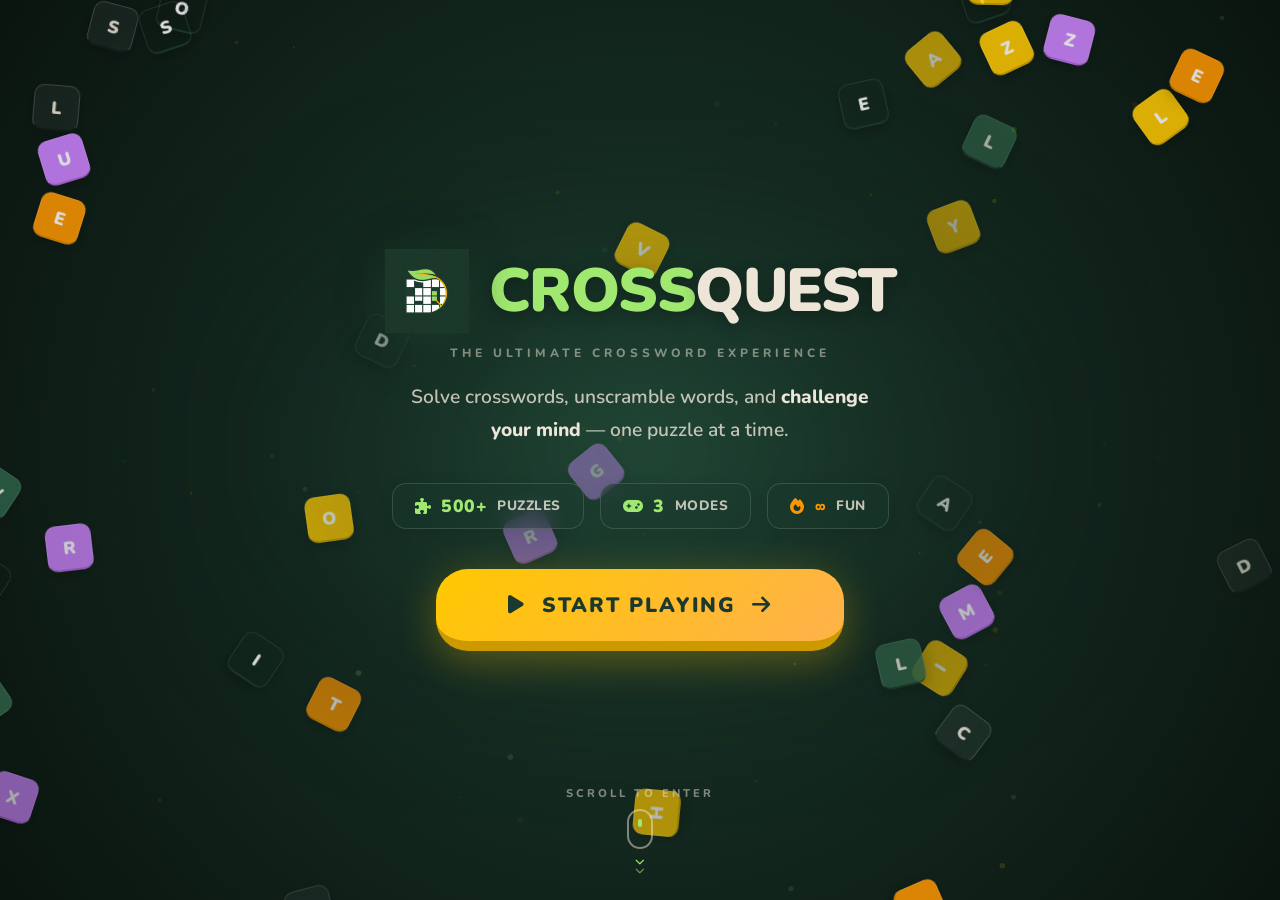
<file: index.html>
<!doctype html>
<!-- File guide: Landing entry page with animated background and CTA to open the app dashboard. -->
<html lang="en">
<head>
  <meta charset="UTF-8" />
  <meta name="viewport" content="width=device-width, initial-scale=1.0" />
  <title>CrossQuest — Puzzle Your Mind</title>
  <meta name="description" content="CrossQuest: The ultimate crossword puzzle experience." />
  <link rel="preconnect" href="https://fonts.googleapis.com" />
  <link rel="preconnect" href="https://fonts.gstatic.com" crossorigin />
  <link href="https://fonts.googleapis.com/css2?family=Nunito:wght@400;500;600;700;800;900&display=swap" rel="stylesheet" />
  <link rel="stylesheet" href="https://cdnjs.cloudflare.com/ajax/libs/font-awesome/6.4.0/css/all.min.css" />
  <link rel="stylesheet" href="landing.css" />
</head>
<body>

  <!-- Crossword Tile Background -->
  <div id="tileLayer"></div>

  <!-- Sparkle Particles -->
  <canvas id="sparkleCanvas"></canvas>

  <!-- Radial Glow for Readability -->
  <div class="center-glow"></div>

  <!-- Content -->
  <div class="landing-overlay">
    <div class="landing-inner">

      <div class="landing-logo">
        <div class="logo-icon"></div>
        <div class="logo-text"><span class="green">Cross</span>Quest</div>
      </div>

      <p class="landing-subtitle">The Ultimate Crossword Experience</p>

      <p class="landing-tagline">
        Solve crosswords, unscramble words, and <strong>challenge your mind</strong> — one puzzle at a time.
      </p>

      <div class="landing-stats">
        <div class="stat-pill green"><i class="fa-solid fa-puzzle-piece"></i> <span class="sn">500+</span> Puzzles</div>
        <div class="stat-pill blue"><i class="fa-solid fa-gamepad"></i> <span class="sn">3</span> Modes</div>
        <div class="stat-pill orange"><i class="fa-solid fa-fire"></i> <span class="sn">∞</span> Fun</div>
      </div>

      <a href="home.html" class="enter-btn" id="enterBtn">
        <i class="fa-solid fa-play play-i"></i> Start Playing <i class="fa-solid fa-arrow-right arr"></i>
      </a>

    </div>
  </div>

  <!-- Scroll Indicator -->
  <div class="scroll-indicator">
    <span class="scroll-text">Scroll to enter</span>
    <div class="scroll-mouse"></div>
    <div class="scroll-arrows">
      <i class="fa-solid fa-chevron-down"></i>
      <i class="fa-solid fa-chevron-down"></i>
    </div>
  </div>

  <script src="script.js"></script>
  <script src="landing.js"></script>
</body>
</html>
</file>
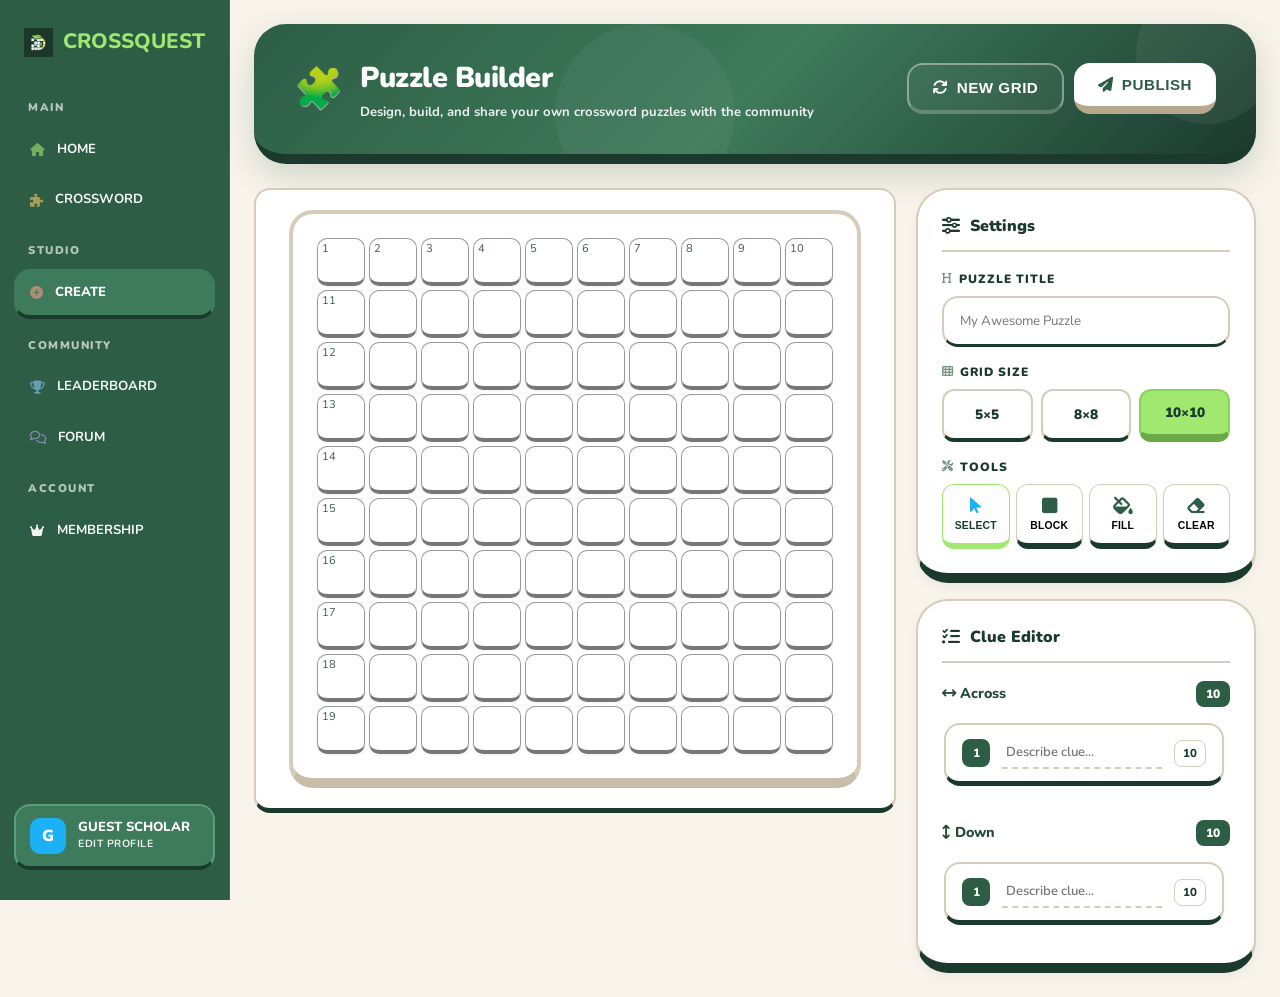
<file: create.html>
<!doctype html>
<!-- File guide: Puzzle creation page with editor grid, settings, tools, and clue management panel. -->
<html lang="en">
<head>
  <meta charset="UTF-8" />
  <meta name="viewport" content="width=device-width, initial-scale=1.0" />
  <title>CrossQuest | Create</title>
  <link rel="preconnect" href="https://fonts.googleapis.com" />
  <link rel="preconnect" href="https://fonts.gstatic.com" crossorigin />
  <link href="https://fonts.googleapis.com/css2?family=Nunito:wght@400;500;600;700;800;900&display=swap" rel="stylesheet" />
  <link rel="stylesheet" href="style.css" />
  <link rel="stylesheet" href="create.css" />
  <link rel="stylesheet" href="https://cdnjs.cloudflare.com/ajax/libs/font-awesome/6.4.0/css/all.min.css" />
</head>
<body>
  <div class="app-layout">
    <button class="mobile-toggle" aria-label="Menu"><i class="fa-solid fa-bars"></i></button>
    <nav class="sidebar">
      <div class="sidebar-logo"><div class="logo-icon"></div><span>CrossQuest</span></div>
            <ul class="sidebar-nav">
        <li class="nav-section">MAIN</li>
        <li><a href="home.html"  data-tooltip="Home"><i class="fa-solid fa-house"></i> Home</a></li>
        <li><a href="play.html"  data-tooltip="Crossword"><i class="fa-solid fa-puzzle-piece"></i> Crossword</a></li>
        
        <li class="nav-section">STUDIO</li>
        <li><a href="create.html" class="active" data-tooltip="Create"><i class="fa-solid fa-circle-plus"></i> Create</a></li>
        
        <li class="nav-section">COMMUNITY</li>
        <li><a href="leaderboard.html"  data-tooltip="Leaderboard"><i class="fa-solid fa-trophy"></i> Leaderboard</a></li>
        <li><a href="forum.html"  data-tooltip="Forum"><i class="fa-regular fa-comments"></i> Forum</a></li>
        
        <li class="nav-section">ACCOUNT</li>
        <li><a href="premium.html"  data-tooltip="Membership"><i class="fa-solid fa-crown"></i> Membership</a></li>
      </ul>

      <div class="user-profile animate-fade-in delay-500">
        <div class="avatar user-avatar">A</div>
        <div class="user-info">
          <span class="username">ARENO</span>
          <span class="user-edit">Edit Profile</span>
        </div>
      </div>
    </nav>

    <main class="main-area">
      <div class="main-content full">

        <!-- Hero Banner -->
        <div class="create-hero animate-slide-up">
          <div class="create-hero-content">
            <div class="create-hero-icon">🧩</div>
            <div>
              <h1 class="create-hero-title">Puzzle Builder</h1>
              <p class="create-hero-sub">Design, build, and share your own crossword puzzles with the community</p>
            </div>
          </div>
          <div class="create-hero-actions">
            <button class="btn btn-outline" id="btn-generate-grid"><i class="fa-solid fa-arrows-rotate"></i> New Grid</button>
            <button class="btn btn-white" id="btn-save-puzzle"><i class="fa-solid fa-paper-plane"></i> Publish</button>
          </div>
        </div>

        <!-- Two-Column Editor Layout -->
        <div class="create-editor-layout animate-slide-up delay-100">

          <!-- LEFT: Grid Area -->
          <div class="create-grid-col">
            <div class="card build-card">
              <div id="creator-board" class="crossword-board editor-mode"></div>
            </div>
          </div>

          <!-- RIGHT: Settings + Clue Editor -->
          <div class="create-sidebar-col">

            <!-- Settings Panel -->
            <div class="create-panel animate-slide-up delay-200">
              <div class="create-panel-header">
                <i class="fa-solid fa-sliders"></i>
                <h3>Settings</h3>
              </div>

              <div class="create-field">
                <label><i class="fa-solid fa-heading"></i> Puzzle Title</label>
                <input type="text" id="create-title" placeholder="My Awesome Puzzle" class="input-field" />
              </div>

              <div class="create-field">
                <label><i class="fa-solid fa-table-cells"></i> Grid Size</label>
                <div class="size-pills">
                  <button class="size-pill" data-size="5">5×5</button>
                  <button class="size-pill" data-size="8">8×8</button>
                  <button class="size-pill active" data-size="10">10×10</button>
                </div>
                <!-- Hidden select for script.js compatibility -->
                <select id="create-size" class="chip-select" style="display:none;">
                  <option value="5">5×5 Mini</option>
                  <option value="8">8×8 Medium</option>
                  <option value="10" selected>10×10 Standard</option>
                </select>
              </div>

              <div class="create-field">
                <label><i class="fa-solid fa-screwdriver-wrench"></i> Tools</label>
                <div class="create-tools-bar">
                  <button class="tool-btn active" title="Select" id="tool-select"><i class="fa-solid fa-mouse-pointer"></i><span>Select</span></button>
                  <button class="tool-btn" title="Toggle Black" id="tool-block"><i class="fa-solid fa-square"></i><span>Block</span></button>
                  <button class="tool-btn" title="Fill Black" id="tool-fill-black"><i class="fa-solid fa-fill-drip"></i><span>Fill</span></button>
                  <button class="tool-btn" title="Clear" onclick="document.getElementById('btn-generate-grid').click()"><i class="fa-solid fa-eraser"></i><span>Clear</span></button>
                </div>
              </div>
            </div>

            <!-- Clue Editor Panel -->
            <div class="create-panel animate-slide-up delay-300">
              <div class="create-panel-header">
                <i class="fa-solid fa-list-check"></i>
                <h3>Clue Editor</h3>
              </div>
              <div id="creator-clues-container">
                <div class="empty-clues-state">
                  <i class="fa-regular fa-lightbulb"></i>
                  <p>Start typing letters into the grid.<br>Clues will auto-generate for each word.</p>
                </div>
              </div>
            </div>

          </div>
        </div>

      </div>
    </main>
  </div>
  <script src="script.js"></script>
  <script src="create.js"></script>
</body>
</html>
</file>
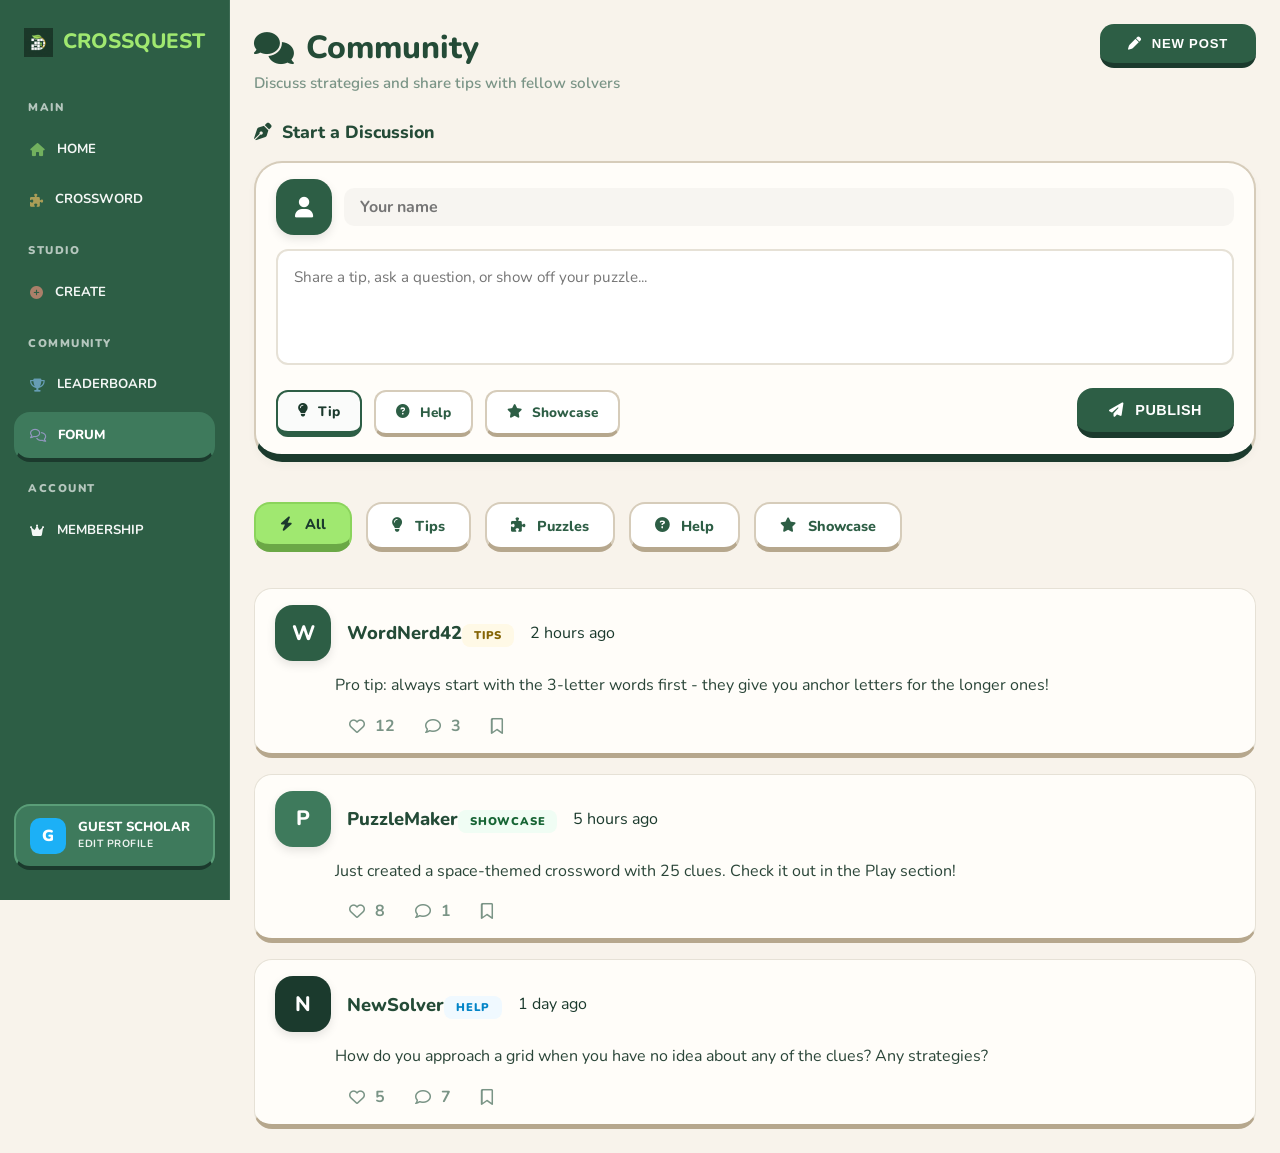
<file: forum.html>
<!doctype html>
<!-- File guide: Community discussion page for posting, browsing topics, and engaging with other players. -->
<html lang="en">
<head>
  <meta charset="UTF-8" />
  <meta name="viewport" content="width=device-width, initial-scale=1.0" />
  <title>CrossQuest | Forum</title>
  <link rel="preconnect" href="https://fonts.googleapis.com" />
  <link rel="preconnect" href="https://fonts.gstatic.com" crossorigin />
  <link href="https://fonts.googleapis.com/css2?family=Nunito:wght@400;500;600;700;800;900&display=swap" rel="stylesheet" />
  <link rel="stylesheet" href="style.css" />
  <link rel="stylesheet" href="community.css" />
  <link rel="stylesheet" href="https://cdnjs.cloudflare.com/ajax/libs/font-awesome/6.4.0/css/all.min.css" />
</head>
<body>
  <div class="app-layout">
    <button class="mobile-toggle" aria-label="Menu"><i class="fa-solid fa-bars"></i></button>
    <nav class="sidebar">
      <div class="sidebar-logo"><div class="logo-icon"></div><span>CrossQuest</span></div>
            <ul class="sidebar-nav">
        <li class="nav-section">MAIN</li>
        <li><a href="home.html"  data-tooltip="Home"><i class="fa-solid fa-house"></i> Home</a></li>
        <li><a href="play.html"  data-tooltip="Crossword"><i class="fa-solid fa-puzzle-piece"></i> Crossword</a></li>
        
        <li class="nav-section">STUDIO</li>
        <li><a href="create.html"  data-tooltip="Create"><i class="fa-solid fa-circle-plus"></i> Create</a></li>
        
        <li class="nav-section">COMMUNITY</li>
        <li><a href="leaderboard.html"  data-tooltip="Leaderboard"><i class="fa-solid fa-trophy"></i> Leaderboard</a></li>
        <li><a href="forum.html" class="active" data-tooltip="Forum"><i class="fa-regular fa-comments"></i> Forum</a></li>
        
        <li class="nav-section">ACCOUNT</li>
        <li><a href="premium.html"  data-tooltip="Membership"><i class="fa-solid fa-crown"></i> Membership</a></li>
      </ul>

      <div class="user-profile animate-fade-in delay-500">
        <div class="avatar user-avatar">A</div>
        <div class="user-info">
          <span class="username">ARENO</span>
          <span class="user-edit">Edit Profile</span>
        </div>
      </div>
    </nav>

    <main class="main-area">
      <div class="main-content full">

        <!-- Header with New Post Button -->
        <div class="forum-header animate-slide-up">
          <div>
            <h1 class="page-title"><i class="fa-solid fa-comments"></i> Community</h1>
            <p class="text-secondary-p">Discuss strategies and share tips with fellow solvers</p>
          </div>
          <button class="btn btn-green" id="btn-new-post">
            <i class="fa-solid fa-pen"></i> NEW POST
          </button>
        </div>

        <!-- Compose Section -->
        <div class="compose-section animate-slide-up delay-100" id="compose-section">
          <h3><i class="fa-solid fa-pen-nib"></i> Start a Discussion</h3>
          <div class="compose-card">
            <div class="compose-user">
              <div class="forum-avatar compose-avatar"><i class="fa-solid fa-user"></i></div>
              <input type="text" id="forum-username" class="compose-name-input" placeholder="Your name" />
            </div>
            <textarea id="forum-content" class="compose-textarea" placeholder="Share a tip, ask a question, or show off your puzzle..." rows="4"></textarea>
            <div class="compose-footer">
              <div class="compose-tags">
                <button class="tag-btn active" data-tag="tips"><i class="fa-solid fa-lightbulb"></i> Tip</button>
                <button class="tag-btn" data-tag="help"><i class="fa-solid fa-circle-question"></i> Help</button>
                <button class="tag-btn" data-tag="showcase"><i class="fa-solid fa-star"></i> Showcase</button>
              </div>
              <button class="btn btn-green" id="btn-publish-post"><i class="fa-solid fa-paper-plane"></i> PUBLISH</button>
            </div>
          </div>
        </div>

        <!-- Topic Categories -->
        <div class="forum-topics animate-slide-up delay-150">
          <button class="topic-chip active"><i class="fa-solid fa-bolt"></i> All</button>
          <button class="topic-chip"><i class="fa-solid fa-lightbulb"></i> Tips</button>
          <button class="topic-chip"><i class="fa-solid fa-puzzle-piece"></i> Puzzles</button>
          <button class="topic-chip"><i class="fa-solid fa-circle-question"></i> Help</button>
          <button class="topic-chip"><i class="fa-solid fa-star"></i> Showcase</button>
        </div>

        <!-- Posts Feed -->
        <div class="forum-feed animate-slide-up delay-200" id="forum-feed">
          <!-- Populated by JS -->
        </div>

      </div>
    </main>
  </div>

  <script src="script.js"></script>
  <script src="forum.js"></script>
</body>
</html>
</file>
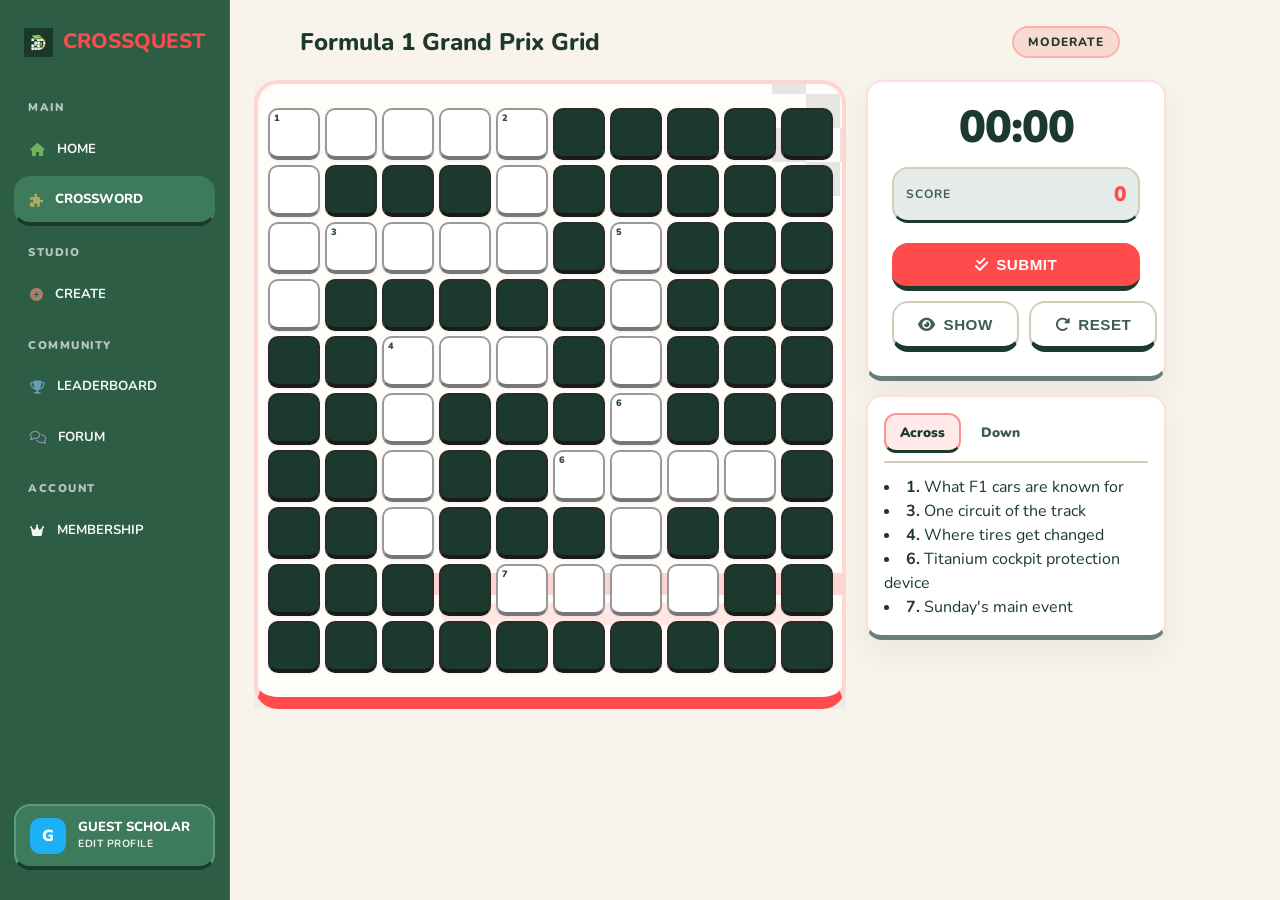
<file: game.html>
<!doctype html>
<!-- File guide: Active gameplay page with crossword board, timer, score, clues, and completion modal. -->
<html lang="en">
<head>
  <meta charset="UTF-8" />
  <meta name="viewport" content="width=device-width, initial-scale=1.0" />
  <title>CrossQuest | Game</title>
  <link rel="preconnect" href="https://fonts.googleapis.com" />
  <link rel="preconnect" href="https://fonts.gstatic.com" crossorigin />
  <link href="https://fonts.googleapis.com/css2?family=Nunito:wght@400;500;600;700;800;900&display=swap" rel="stylesheet" />
  <link rel="stylesheet" href="style.css" />
  <link rel="stylesheet" href="game.css" />
  <link rel="stylesheet" href="https://cdnjs.cloudflare.com/ajax/libs/font-awesome/6.4.0/css/all.min.css" />
</head>
<body>
  <div class="app-layout">
    <button class="mobile-toggle" aria-label="Menu"><i class="fa-solid fa-bars"></i></button>
    <nav class="sidebar">
      <div class="sidebar-logo"><div class="logo-icon"></div><span>CrossQuest</span></div>
            <ul class="sidebar-nav">
        <li class="nav-section">MAIN</li>
        <li><a href="home.html"  data-tooltip="Home"><i class="fa-solid fa-house"></i> Home</a></li>
        <li><a href="play.html" class="active" data-tooltip="Crossword"><i class="fa-solid fa-puzzle-piece"></i> Crossword</a></li>
        
        <li class="nav-section">STUDIO</li>
        <li><a href="create.html"  data-tooltip="Create"><i class="fa-solid fa-circle-plus"></i> Create</a></li>
        
        <li class="nav-section">COMMUNITY</li>
        <li><a href="leaderboard.html"  data-tooltip="Leaderboard"><i class="fa-solid fa-trophy"></i> Leaderboard</a></li>
        <li><a href="forum.html"  data-tooltip="Forum"><i class="fa-regular fa-comments"></i> Forum</a></li>
        
        <li class="nav-section">ACCOUNT</li>
        <li><a href="premium.html"  data-tooltip="Membership"><i class="fa-solid fa-crown"></i> Membership</a></li>
      </ul>

      <div class="user-profile animate-fade-in delay-500">
        <div class="avatar user-avatar">A</div>
        <div class="user-info">
          <span class="username">ARENO</span>
          <span class="user-edit">Edit Profile</span>
        </div>
      </div>
    </nav>

    <main class="main-area">
      <div class="main-content wide">
        <header class="play-header">
          <h2 id="puzzle-title-display" class="page-title c-play-title">Custom Puzzle</h2>
          <span id="puzzle-difficulty-display" class="difficulty-tag">Custom</span>
        </header>

        <div class="play-layout">
          <div class="play-grid-area">
            <div class="card crossword-board" id="crossword-board"></div>
          </div>

          <div class="play-sidebar-area">
            <div class="card play-timer-card">
              <div class="timer-display" id="timer">00:00</div>
              <div class="score-display">
                <span class="score-label">Score</span>
                <span class="score-value" id="score">0</span>
              </div>
              <div class="controls-actions">
                <button class="btn btn-green w-100" id="btn-check"><i class="fa-solid fa-check-double"></i> Submit</button>
                <div class="c-stats-grid">
                  <button class="btn btn-outline w-100" id="btn-show-solution"><i class="fa-solid fa-eye"></i> Show</button>
                  <button class="btn btn-outline w-100" id="btn-reset"><i class="fa-solid fa-rotate-right"></i> Reset</button>
                </div>
              </div>
            </div>

            <div class="card play-clues-card">
              <div class="clues-header">
                <button class="clue-tab active" onclick="switchClueTab('across')">Across</button>
                <button class="clue-tab" onclick="switchClueTab('down')">Down</button>
              </div>
              <div id="clues-across" class="clues-section active"><ul class="clues-list" id="across-list"></ul></div>
              <div id="clues-down" class="clues-section"><ul class="clues-list" id="down-list"></ul></div>
            </div>
          </div>
        </div>
      </div>
    </main>

    <!-- Win Modal -->
    <div class="modal-overlay" id="success-modal">
      <div class="card text-center c-modal-card">
        <h2 class="c-modal-title">Magnificent!</h2>
        <p class="c-modal-desc">You conquered the grid with precision!</p>
        <div class="c-modal-stats">
          <div class="c-stat-col"><span class="c-stat-label">Time</span><br><strong id="final-time" class="c-stat-val">02:14</strong></div>
          <div class="c-stat-col"><span class="c-stat-label">Score</span><br><strong id="final-score" class="c-stat-val green">9400</strong></div>
        </div>
        <div class="c-modal-actions">
          <button class="btn btn-green w-100" id="btn-close-modal">View Rankings</button>
          <button class="btn btn-outline w-100" onclick="window.location.href='home.html'">Return Home</button>
        </div>
      </div>
    </div>
    <canvas id="confetti-canvas"></canvas>
    <div class="xp-toast" id="xp-toast">+20 XP</div>
  </div>
  <script src="script.js"></script>
  <script src="game.js"></script>
</body>
</html>
</file>
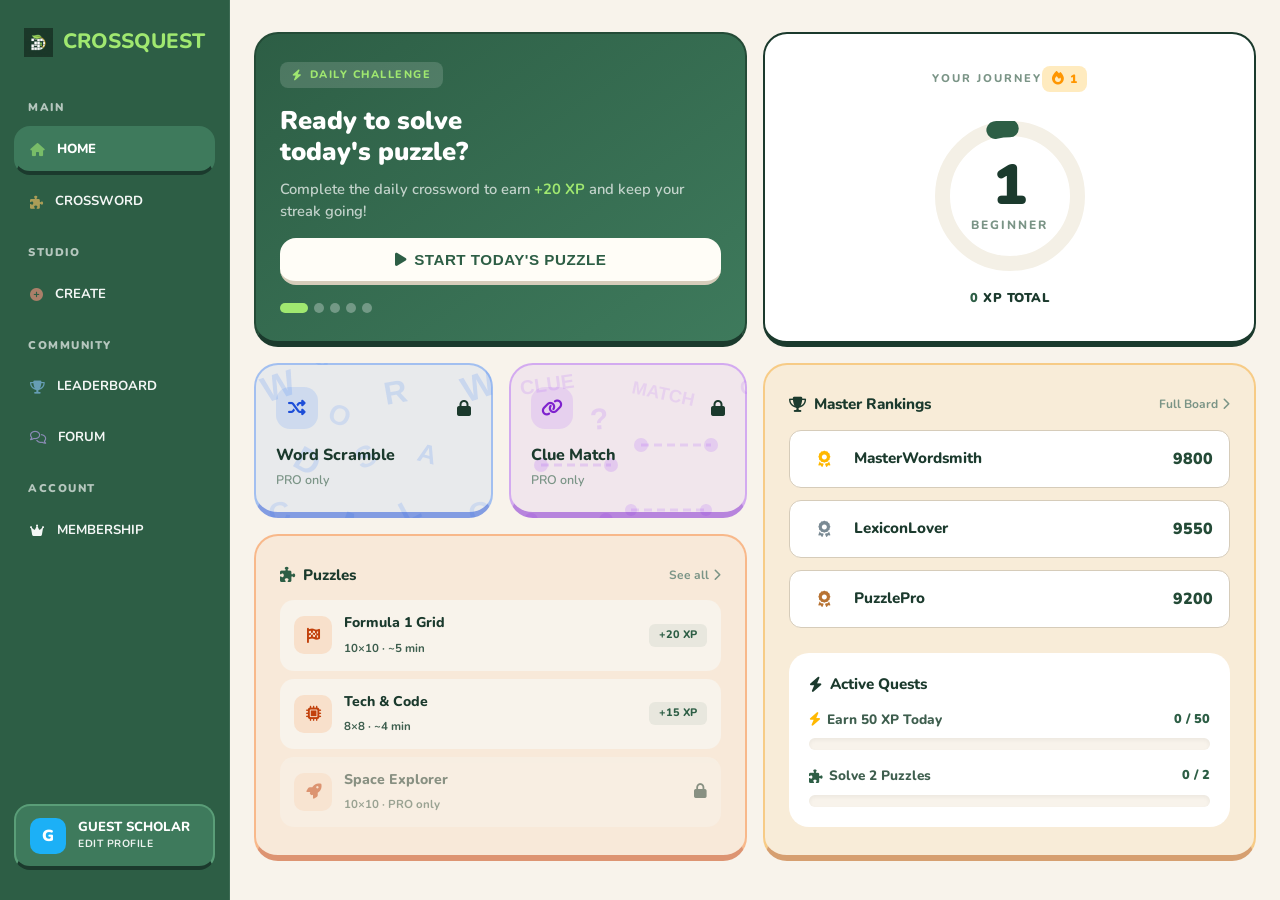
<file: home.html>
<!doctype html>
<!-- File guide: Main dashboard page with bento cards for daily challenge, progress, puzzles, and quests. -->
<html lang="en">
<head>
  <meta charset="UTF-8" />
  <meta name="viewport" content="width=device-width, initial-scale=1.0" />
  <title>CrossQuest</title>
  <link rel="preconnect" href="https://fonts.googleapis.com" />
  <link rel="preconnect" href="https://fonts.gstatic.com" crossorigin />
  <link href="https://fonts.googleapis.com/css2?family=Nunito:wght@400;500;600;700;800;900&display=swap" rel="stylesheet" />
  <link rel="stylesheet" href="style.css" />
  <link rel="stylesheet" href="home.css" />
  <link rel="stylesheet" href="https://cdnjs.cloudflare.com/ajax/libs/font-awesome/6.4.0/css/all.min.css" />
</head>
<body class="bento-page">
  <div class="app-layout">
    <button class="mobile-toggle" aria-label="Menu"><i class="fa-solid fa-bars"></i></button>
    <nav class="sidebar">
      <div class="sidebar-logo">
        <div class="logo-icon"></div>
        <span>CrossQuest</span>
      </div>
            <ul class="sidebar-nav">
        <li class="nav-section">MAIN</li>
        <li><a href="home.html" class="active" data-tooltip="Home"><i class="fa-solid fa-house"></i> Home</a></li>
        <li><a href="play.html"  data-tooltip="Crossword"><i class="fa-solid fa-puzzle-piece"></i> Crossword</a></li>
        
        <li class="nav-section">STUDIO</li>
        <li><a href="create.html"  data-tooltip="Create"><i class="fa-solid fa-circle-plus"></i> Create</a></li>
        
        <li class="nav-section">COMMUNITY</li>
        <li><a href="leaderboard.html"  data-tooltip="Leaderboard"><i class="fa-solid fa-trophy"></i> Leaderboard</a></li>
        <li><a href="forum.html"  data-tooltip="Forum"><i class="fa-regular fa-comments"></i> Forum</a></li>
        
        <li class="nav-section">ACCOUNT</li>
        <li><a href="premium.html"  data-tooltip="Membership"><i class="fa-solid fa-crown"></i> Membership</a></li>
      </ul>

      <div class="user-profile animate-fade-in delay-500">
        <div class="avatar user-avatar">A</div>
        <div class="user-info">
          <span class="username">ARENO</span>
          <span class="user-edit">Edit Profile</span>
        </div>
      </div>
    </nav>

    <main class="main-area">
      <div class="main-content full">

        <!-- ===== BENTO GRID ===== -->
        <div class="bento-grid">

          <!-- Card 1: Daily Challenge (large, top-left) -->
          <div class="bento-card bento-daily" id="bento-daily">
            <div class="bento-card-inner">
              <span class="daily-badge"><i class="fa-solid fa-bolt"></i> DAILY CHALLENGE</span>
              <h1 class="daily-title">Ready to solve<br>today's puzzle?</h1>
              <p class="daily-sub">Complete the daily crossword to earn <strong>+20 XP</strong> and keep your streak going!</p>
              <button class="btn btn-green btn-lg" id="btn-start-daily" style="margin-top: 16px;">
                <i class="fa-solid fa-play"></i> START TODAY'S PUZZLE
              </button>
              <div class="bento-daily-dots">
                <span class="dot active"></span>
                <span class="dot"></span>
                <span class="dot"></span>
                <span class="dot"></span>
                <span class="dot"></span>
              </div>
            </div>
          </div>

          <!-- Card 2: Level & Progress -->
          <div class="bento-card bento-level" id="bento-level">
            <div class="bento-card-inner">
              <div class="bento-level-top">
                <span class="bento-label">YOUR JOURNEY</span>
                <div class="bento-streak-pill">
                  <i class="fa-solid fa-fire bounce"></i>
                  <span id="streak-count">0</span>
                </div>
              </div>
              <div class="level-ring-container">
                <div class="level-ring-wrap">
                  <svg class="level-ring" viewBox="0 0 120 120">
                    <circle class="ring-bg" cx="60" cy="60" r="54" />
                    <circle class="ring-fill" cx="60" cy="60" r="54" id="level-ring-fill" />
                  </svg>
                  <div class="level-ring-label">
                    <span class="level-num" id="level-badge">1</span>
                    <span class="level-name">Beginner</span>
                  </div>
                </div>
              </div>
              <div class="bento-xp-row">
                <span class="bento-xp-label"><span id="total-xp">0</span> XP TOTAL</span>
              </div>
            </div>
          </div>

          <!-- Card 3: Word Scramble (small, mid-left) -->
          <div class="bento-card bento-mini bento-scramble card-blue">
            <div class="bento-card-inner">
              <div class="bento-mini-top bento-mini-top-flex">
                <div class="bento-mini-icon"><i class="fa-solid fa-shuffle"></i></div>
                <i class="fa-solid fa-lock"></i>
              </div>
              <h4 class="bento-mini-title">Word Scramble</h4>
              <p class="bento-mini-desc p-pro-badge">PRO only</p>
            </div>
          </div>

          <!-- Card 4: Clue Match (small, mid-right of scramble) -->
          <div class="bento-card bento-mini bento-match card-purple">
            <div class="bento-card-inner">
              <div class="bento-mini-top bento-mini-top-flex">
                <div class="bento-mini-icon"><i class="fa-solid fa-link"></i></div>
                <i class="fa-solid fa-lock"></i>
              </div>
              <h4 class="bento-mini-title">Clue Match</h4>
              <p class="bento-mini-desc p-pro-badge">PRO only</p>
            </div>
          </div>

          <!-- Card 5: Crossword Puzzles (medium) -->
          <div class="bento-card bento-puzzles card-orange">
            <div class="bento-card-inner">
              <div class="bento-section-head">
                <h3><i class="fa-solid fa-puzzle-piece"></i> Puzzles</h3>
                <a href="play.html" class="see-all">See all <i class="fa-solid fa-chevron-right"></i></a>
              </div>
              <div class="bento-puzzle-list">
                <div class="bento-puzzle-item" data-puzzle-topic="f1" style="cursor:pointer;">
                  <div class="bpi-icon green"><i class="fa-solid fa-flag-checkered"></i></div>
                  <div class="bpi-info">
                    <strong>Formula 1 Grid</strong>
                    <span>10×10 · ~5 min</span>
                  </div>
                  <div class="bpi-xp">+20 XP</div>
                </div>
                <div class="bento-puzzle-item" data-puzzle-topic="tech" style="cursor:pointer;">
                  <div class="bpi-icon blue"><i class="fa-solid fa-microchip"></i></div>
                  <div class="bpi-info">
                    <strong>Tech & Code</strong>
                    <span>8×8 · ~4 min</span>
                  </div>
                  <div class="bpi-xp">+15 XP</div>
                </div>
                <div class="bento-puzzle-item locked">
                  <div class="bpi-icon"><i class="fa-solid fa-rocket"></i></div>
                  <div class="bpi-info">
                    <strong>Space Explorer</strong>
                    <span>10×10 · PRO only</span>
                  </div>
                  <div class="bpi-lock"><i class="fa-solid fa-lock"></i></div>
                </div>
              </div>
            </div>
          </div>

          <!-- Card 6: Leaderboard + Quests -->
          <div class="bento-card bento-stats card-amber">
            <div class="bento-card-inner">
              <div class="bento-section-head">
                <h3><i class="fa-solid fa-trophy"></i> Master Rankings</h3>
                <a href="leaderboard.html" class="see-all">Full Board <i class="fa-solid fa-chevron-right"></i></a>
              </div>
              <div class="bento-stats-rows">
                <div class="bento-lb-row gold">
                  <div class="lb-avatar"><i class="fa-solid fa-award"></i></div>
                  <span class="lb-name">MasterWordsmith</span>
                  <span class="lb-score">9800</span>
                </div>
                <div class="bento-lb-row silver">
                  <div class="lb-avatar"><i class="fa-solid fa-award"></i></div>
                  <span class="lb-name">LexiconLover</span>
                  <span class="lb-score">9550</span>
                </div>
                <div class="bento-lb-row bronze">
                  <div class="lb-avatar"><i class="fa-solid fa-award"></i></div>
                  <span class="lb-name">PuzzlePro</span>
                  <span class="lb-score">9200</span>
                </div>
              </div>

              <div class="quests-container">
                <div class="bento-section-head">
                  <h3><i class="fa-solid fa-bolt"></i> Active Quests</h3>
                </div>
                <div class="quest-item">
                  <div class="quest-header">
                    <span class="quest-title"><i class="fa-solid fa-bolt amber-text"></i> Earn 50 XP Today</span>
                    <span class="quest-progress-text" id="daily-xp-text">0 / 50</span>
                  </div>
                  <div class="quest-bar-outer">
                    <div class="quest-bar-fill xp-gradient" id="daily-xp-bar" style="width: 0%;"></div>
                  </div>
                </div>
                <div class="quest-item">
                  <div class="quest-header">
                    <span class="quest-title"><i class="fa-solid fa-puzzle-piece forest-text"></i> Solve 2 Puzzles</span>
                    <span class="quest-progress-text" id="daily-puzzle-text">0 / 2</span>
                  </div>
                  <div class="quest-bar-outer">
                    <div class="quest-bar-fill puzzle-gradient" id="daily-puzzle-bar" style="width: 0%;"></div>
                  </div>
                </div>
              </div>
            </div>
          </div>

        </div>
        <!-- END BENTO GRID -->

      </div>
    </main>
  </div>

  <div class="xp-toast" id="xp-toast">+10 XP</div>

  <script src="script.js"></script>
  <script src="home.js"></script>

</body>
</html>
</file>
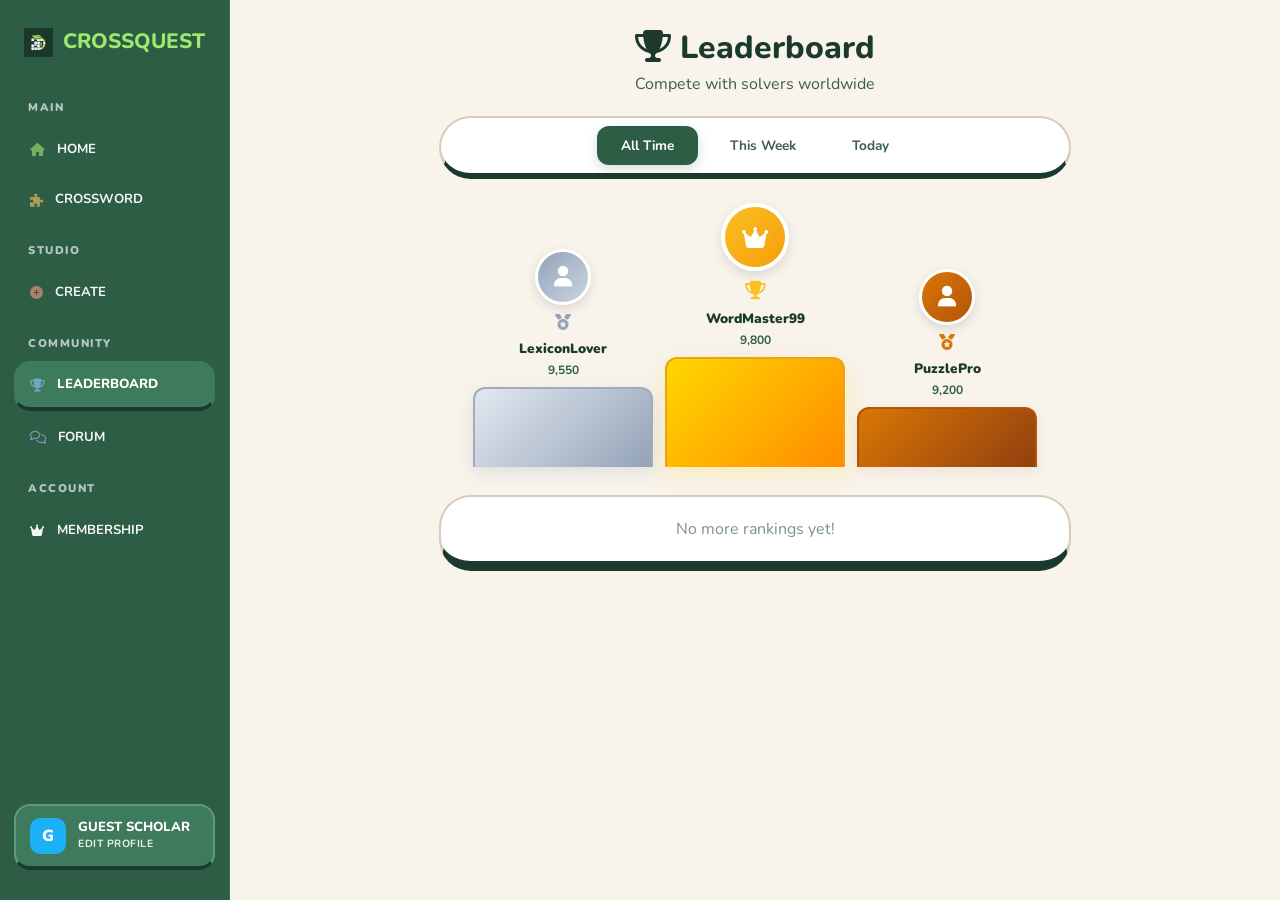
<file: leaderboard.html>
<!doctype html>
<!-- File guide: Ranking page showing podium, leaderboard entries, and simple time filter tabs. -->
<html lang="en">
<head>
  <meta charset="UTF-8" />
  <meta name="viewport" content="width=device-width, initial-scale=1.0" />
  <title>CrossQuest | Leaderboard</title>
  <link rel="preconnect" href="https://fonts.googleapis.com" />
  <link rel="preconnect" href="https://fonts.gstatic.com" crossorigin />
  <link href="https://fonts.googleapis.com/css2?family=Nunito:wght@400;500;600;700;800;900&display=swap" rel="stylesheet" />
  <link rel="stylesheet" href="style.css" />
  <link rel="stylesheet" href="community.css" />
  <link rel="stylesheet" href="https://cdnjs.cloudflare.com/ajax/libs/font-awesome/6.4.0/css/all.min.css" />
</head>
<body>
  <div class="app-layout">
    <button class="mobile-toggle" aria-label="Menu"><i class="fa-solid fa-bars"></i></button>
    <nav class="sidebar">
      <div class="sidebar-logo"><div class="logo-icon"></div><span>CrossQuest</span></div>
            <ul class="sidebar-nav">
        <li class="nav-section">MAIN</li>
        <li><a href="home.html"  data-tooltip="Home"><i class="fa-solid fa-house"></i> Home</a></li>
        <li><a href="play.html"  data-tooltip="Crossword"><i class="fa-solid fa-puzzle-piece"></i> Crossword</a></li>
        
        <li class="nav-section">STUDIO</li>
        <li><a href="create.html"  data-tooltip="Create"><i class="fa-solid fa-circle-plus"></i> Create</a></li>
        
        <li class="nav-section">COMMUNITY</li>
        <li><a href="leaderboard.html" class="active" data-tooltip="Leaderboard"><i class="fa-solid fa-trophy"></i> Leaderboard</a></li>
        <li><a href="forum.html"  data-tooltip="Forum"><i class="fa-regular fa-comments"></i> Forum</a></li>
        
        <li class="nav-section">ACCOUNT</li>
        <li><a href="premium.html"  data-tooltip="Membership"><i class="fa-solid fa-crown"></i> Membership</a></li>
      </ul>

      <div class="user-profile animate-fade-in delay-500">
        <div class="avatar user-avatar">A</div>
        <div class="user-info">
          <span class="username">ARENO</span>
          <span class="user-edit">Edit Profile</span>
        </div>
      </div>
    </nav>

    <main class="main-area">
      <div class="main-content">

        <!-- Header -->
        <div class="lb-header animate-slide-up">
          <h1 class="page-title"><i class="fa-solid fa-trophy"></i> Leaderboard</h1>
          <p style="color: var(--text-secondary); text-align: center;">Compete with solvers worldwide</p>
        </div>

        <!-- Time Filter Tabs -->
        <div class="lb-tabs animate-slide-up delay-100">
          <button class="lb-tab active" data-filter="all-time">All Time</button>
          <button class="lb-tab" data-filter="weekly">This Week</button>
          <button class="lb-tab">Today</button>
        </div>

        <!-- Top 3 Podium -->
        <div class="podium animate-slide-up delay-200">
          <!-- 2nd Place -->
          <div class="podium-item podium-2nd">
            <div class="podium-avatar" style="background: linear-gradient(135deg, #94A3B8, #CBD5E1);">
              <i class="fa-solid fa-user"></i>
            </div>
            <div class="podium-medal silver"><i class="fa-solid fa-medal"></i></div>
            <h4 class="podium-name" id="p2-name">LexiconLover</h4>
            <span class="podium-score" id="p2-score">9,550</span>
            <div class="podium-bar podium-bar-2"></div>
          </div>

          <!-- 1st Place -->
          <div class="podium-item podium-1st">
            <div class="podium-avatar" style="background: linear-gradient(135deg, #FBBF24, #F59E0B);">
              <i class="fa-solid fa-crown"></i>
            </div>
            <div class="podium-medal gold"><i class="fa-solid fa-trophy"></i></div>
            <h4 class="podium-name" id="p1-name">WordMaster99</h4>
            <span class="podium-score" id="p1-score">9,800</span>
            <div class="podium-bar podium-bar-1"></div>
          </div>

          <!-- 3rd Place -->
          <div class="podium-item podium-3rd">
            <div class="podium-avatar" style="background: linear-gradient(135deg, #D97706, #B45309);">
              <i class="fa-solid fa-user"></i>
            </div>
            <div class="podium-medal bronze"><i class="fa-solid fa-medal"></i></div>
            <h4 class="podium-name" id="p3-name">PuzzlePro</h4>
            <span class="podium-score" id="p3-score">9,200</span>
            <div class="podium-bar podium-bar-3"></div>
          </div>
        </div>

        <!-- Remaining Ranks -->
        <div class="lb-list animate-slide-up delay-300">
          <div class="lb-row" id="lb-list-container">
            <!-- Populated by JS -->
          </div>
        </div>

        <!-- Load More Button -->
        <div class="lb-footer animate-slide-up delay-400">
          <button id="btn-load-more" class="btn btn-outline" style="margin: 24px auto; display: none;">Load More Solvers</button>
        </div>

      </div>
    </main>
  </div>

  <script src="script.js"></script>
  <script src="leaderboard.js"></script>
</body>
</html>
</file>
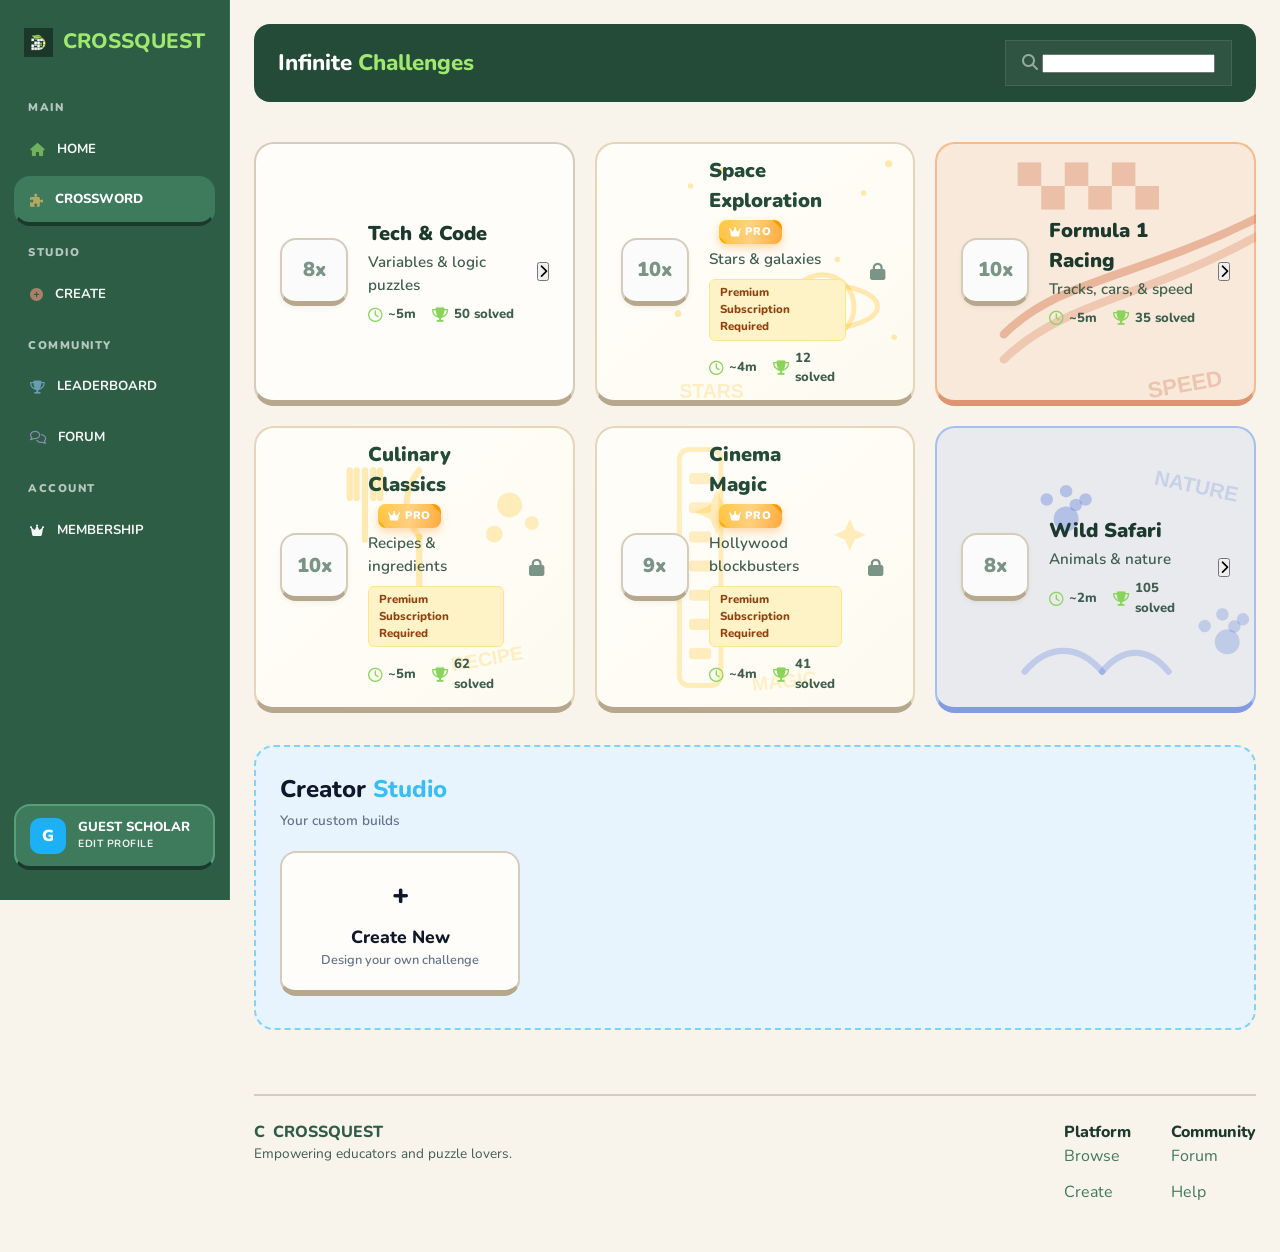
<file: play.html>
<!doctype html>
<!-- File guide: Puzzle library page where users browse and start available crossword topics. -->
<html lang="en">
<head>
  <meta charset="UTF-8" />
  <meta name="viewport" content="width=device-width, initial-scale=1.0" />
  <title>CrossQuest | Play</title>
  <link rel="preconnect" href="https://fonts.googleapis.com" />
  <link rel="preconnect" href="https://fonts.gstatic.com" crossorigin />
  <link href="https://fonts.googleapis.com/css2?family=Nunito:wght@400;500;600;700;800;900&display=swap" rel="stylesheet" />
  <link rel="stylesheet" href="style.css" />
  <link rel="stylesheet" href="play.css" />
  <link rel="stylesheet" href="https://cdnjs.cloudflare.com/ajax/libs/font-awesome/6.4.0/css/all.min.css" />
</head>
<body>
  <div class="app-layout">
    <button class="mobile-toggle" aria-label="Menu"><i class="fa-solid fa-bars"></i></button>
    <nav class="sidebar">
      <div class="sidebar-logo"><div class="logo-icon"></div><span>CrossQuest</span></div>
            <ul class="sidebar-nav">
        <li class="nav-section">MAIN</li>
        <li><a href="home.html"  data-tooltip="Home"><i class="fa-solid fa-house"></i> Home</a></li>
        <li><a href="play.html" class="active" data-tooltip="Crossword"><i class="fa-solid fa-puzzle-piece"></i> Crossword</a></li>
        
        <li class="nav-section">STUDIO</li>
        <li><a href="create.html"  data-tooltip="Create"><i class="fa-solid fa-circle-plus"></i> Create</a></li>
        
        <li class="nav-section">COMMUNITY</li>
        <li><a href="leaderboard.html"  data-tooltip="Leaderboard"><i class="fa-solid fa-trophy"></i> Leaderboard</a></li>
        <li><a href="forum.html"  data-tooltip="Forum"><i class="fa-regular fa-comments"></i> Forum</a></li>
        
        <li class="nav-section">ACCOUNT</li>
        <li><a href="premium.html"  data-tooltip="Membership"><i class="fa-solid fa-crown"></i> Membership</a></li>
      </ul>

      <div class="user-profile animate-fade-in delay-500">
        <div class="avatar user-avatar">A</div>
        <div class="user-info">
          <span class="username">ARENO</span>
          <span class="user-edit">Edit Profile</span>
        </div>
      </div>
    </nav>

    <main class="main-area">
      <div class="main-content full">
        <div class="library-header-dark">
          <h1 class="page-title">Infinite <span>Challenges</span></h1>
          <div class="search-box dark-search">
            <i class="fa-solid fa-magnifying-glass"></i>
            <input type="text" placeholder="Search the library...">
          </div>
        </div>

        <div class="challenges-grid">
          <!-- Main Free Challenges -->
          <div class="challenge-card" data-play-id="tech">
            <div class="size-badge blue">8x</div>
            <div class="card-info">
              <h3 class="c-title">Tech & Code</h3>
              <p class="c-author">Variables & logic puzzles</p>
              <div class="c-stats">
                <span><i class="fa-regular fa-clock"></i> ~5m</span>
                <span><i class="fa-solid fa-trophy"></i> 50 solved</span>
              </div>
            </div>
            <button class="c-btn"><i class="fa-solid fa-chevron-right"></i></button>
          </div>

          <!-- PRO challenge style matching image -->
          <div class="challenge-card card-pro" data-play-id="space">
            <div class="size-badge">10x</div>
            <div class="card-info">
              <h3 class="c-title">Space Exploration <span class="pro-tag"><i class="fa-solid fa-crown"></i> PRO</span></h3>
              <p class="c-author">Stars & galaxies</p>
              <p class="pro-requirement">Premium Subscription Required</p>
              <div class="c-stats">
                <span><i class="fa-regular fa-clock"></i> ~4m</span>
                <span><i class="fa-solid fa-trophy"></i> 12 solved</span>
              </div>
            </div>
            <button class="c-btn btn-locked"><i class="fa-solid fa-lock"></i></button>
          </div>

          <div class="challenge-card card-orange" data-play-id="f1">
            <div class="size-badge blue">10x</div>
            <div class="card-info">
              <h3 class="c-title">Formula 1 Racing</h3>
              <p class="c-author">Tracks, cars, & speed</p>
              <div class="c-stats">
                <span><i class="fa-regular fa-clock"></i> ~5m</span>
                <span><i class="fa-solid fa-trophy"></i> 35 solved</span>
              </div>
            </div>
            <button class="c-btn"><i class="fa-solid fa-chevron-right"></i></button>
          </div>

          <div class="challenge-card card-pro" data-play-id="culinary">
            <div class="size-badge blue">10x</div>
            <div class="card-info">
              <h3 class="c-title">Culinary Classics <span class="pro-tag"><i class="fa-solid fa-crown"></i> PRO</span></h3>
              <p class="c-author">Recipes & ingredients</p>
              <p class="pro-requirement">Premium Subscription Required</p>
              <div class="c-stats">
                <span><i class="fa-regular fa-clock"></i> ~5m</span>
                <span><i class="fa-solid fa-trophy"></i> 62 solved</span>
              </div>
            </div>
            <button class="c-btn btn-locked"><i class="fa-solid fa-lock"></i></button>
          </div>

          <div class="challenge-card card-pro" data-play-id="cinema">
            <div class="size-badge blue">9x</div>
            <div class="card-info">
              <h3 class="c-title">Cinema Magic <span class="pro-tag"><i class="fa-solid fa-crown"></i> PRO</span></h3>
              <p class="c-author">Hollywood blockbusters</p>
              <p class="pro-requirement">Premium Subscription Required</p>
              <div class="c-stats">
                <span><i class="fa-regular fa-clock"></i> ~4m</span>
                <span><i class="fa-solid fa-trophy"></i> 41 solved</span>
              </div>
            </div>
            <button class="c-btn btn-locked"><i class="fa-solid fa-lock"></i></button>
          </div>

          <div class="challenge-card card-blue" data-play-id="safari">
            <div class="size-badge blue">8x</div>
            <div class="card-info">
              <h3 class="c-title">Wild Safari</h3>
              <p class="c-author">Animals & nature</p>
              <div class="c-stats">
                <span><i class="fa-regular fa-clock"></i> ~2m</span>
                <span><i class="fa-solid fa-trophy"></i> 105 solved</span>
              </div>
            </div>
            <button class="c-btn"><i class="fa-solid fa-chevron-right"></i></button>
          </div>
        </div>

        <section id="creator-studio-section" class="creator-studio">
          <h2>Creator <span>Studio</span></h2>
          <p class="cs-subtitle">Your custom builds</p>
          <div id="custom-puzzle-list" class="cs-grid">
            <div class="creator-card create-new" id="btn-create-new">
               <div class="cc-icon">+</div>
               <div class="cc-info">
                 <h4>Create New</h4>
                 <p>Design your own challenge</p>
               </div>
            </div>
          </div>
        </section>

        <div class="info-sections">
          <div class="info-brand">
            <div class="info-title"><div class="info-icon">C</div> CrossQuest</div>
            <p class="info-desc">Empowering educators and puzzle lovers.</p>
          </div>
          <div class="info-links">
            <div class="info-links-col">
              <h4>Platform</h4>
              <ul><li><a href="play.html" data-tooltip="Crossword">Browse</a></li>
        <li><a href="create.html" data-tooltip="Create">Create</a></li></ul>
            </div>
            <div class="info-links-col">
              <h4>Community</h4>
              <ul><li><a href="forum.html" data-tooltip="Forum">Forum</a></li><li><a href="#">Help</a></li></ul>
            </div>
          </div>
        </div>
      </div>
    </main>
  </div>
  <script src="script.js"></script>
  <script src="play.js"></script>
</body>
</html>
</file>
<file: landing.css>
/* ===================================================
   LANDING PAGE STYLES — landing.css
   CrossQuest Landing Page
   =================================================== */
/* File guide: Styles for the animated landing experience (tiles, glow, hero text, and entry button). */

*, *::before, *::after {
  margin: 0;
  padding: 0;
  box-sizing: border-box;
}

:root {
  --green: #2D5E45;
  --green-dark: #1B3A2D;
  --green-accent: #A0E870;
  --green-accent-dark: #8BD45C;
  --orange: #FF9600;
  --orange-dark: #E08600;
  --yellow: #FFC800;
  --purple: #CE82FF;
  --purple-dark: #B366E2;
  
  --bg-dark: #0A140F;
  --bg-forest: #1B3A2D;
  --bg-page: radial-gradient(circle at center, #1B3A2D 0%, #0A140F 100%);
  
  --cream: #EDE6D8;
  --cream-dim: rgba(237, 230, 216, 0.7);
  --border-color: rgba(200, 189, 168, 0.2);
  --glass-bg: rgba(27, 58, 45, 0.4);
  --glass-border: rgba(237, 230, 216, 0.15);
  
  --text-primary: #EDE6D8;
  --text-secondary: rgba(237, 230, 216, 0.8);
  --text-tertiary: rgba(237, 230, 216, 0.5);
  --font-main: "Nunito", sans-serif;
  --shadow-premium: 0 12px 40px rgba(0, 0, 0, 0.4);
}

html, body {
  width: 100%;
  height: 100%;
  overflow: hidden;
  font-family: var(--font-main);
  -webkit-font-smoothing: antialiased;
  background: var(--bg-dark);
  background-image: var(--bg-page);
  color: var(--text-primary);
}

/* ===== TILE LAYER ===== */
#tileLayer {
  position: fixed;
  inset: 0;
  z-index: 1;
  pointer-events: none;
}

.tile {
  position: absolute;
  left: 0;
  top: 0;
  width: 46px;
  height: 46px;
  border-radius: 10px;
  display: flex;
  align-items: center;
  justify-content: center;
  font-weight: 900;
  font-family: var(--font-main);
  font-size: 1.1rem;
  text-transform: uppercase;
  opacity: 0;
  will-change: transform;
  pointer-events: auto;
  cursor: grab;
  box-shadow: 0 2px 6px rgba(0, 0, 0, .05);
  transition: opacity .8s ease;
  user-select: none;
  -webkit-user-select: none;
}

.tile.visible {
  opacity: var(--tile-opacity, 0.7);
  box-shadow: 0 4px 15px rgba(0, 0, 0, 0.3);
}

.tile.dragging {
  cursor: grabbing;
  z-index: 100;
  opacity: 1 !important;
  filter: brightness(1.2) drop-shadow(0 0 25px rgba(160, 232, 112, 0.4));
  transition: none !important;
}

.tile:hover:not(.dragging) {
  filter: brightness(1.15) drop-shadow(0 0 10px rgba(160, 232, 112, 0.2));
  z-index: 5;
}

.tile.t-green  { background: var(--green);  color: var(--cream); border: 1px solid rgba(255,255,255,0.1);  border-bottom: 2.5px solid var(--green-dark); }
.tile.t-blue   { background: var(--green-vibrant);   color: #fff; border: 1px solid rgba(255,255,255,0.1);   border-bottom: 2.5px solid var(--green-dark); }
.tile.t-orange { background: var(--orange);  color: #fff; border: 1px solid rgba(255,255,255,0.1); border-bottom: 2.5px solid var(--orange-dark); }
.tile.t-purple { background: var(--purple);  color: #fff; border: 1px solid rgba(255,255,255,0.1); border-bottom: 2.5px solid var(--purple-dark); }
.tile.t-yellow { background: var(--yellow);  color: #fff; border: 1px solid rgba(255,255,255,0.1); border-bottom: 2.5px solid #D4A600; }
.tile.t-white  { background: rgba(255,255,255,0.05); color: var(--cream); border: 1px solid rgba(237, 230, 216, 0.2); border-bottom: 2.5px solid rgba(0,0,0,0.3); backdrop-filter: blur(4px); }

/* ===== SPARKLE CANVAS ===== */
#sparkleCanvas {
  position: fixed;
  inset: 0;
  z-index: 2;
  pointer-events: none;
}

/* ===== CENTER GLOW ===== */
.center-glow {
  position: fixed;
  z-index: 3;
  pointer-events: none;
  top: 50%;
  left: 50%;
  transform: translate(-50%, -50%);
  width: 900px;
  height: 600px;
  background: radial-gradient(
    ellipse at center,
    rgba(45, 94, 69, 0.4) 0%,
    rgba(27, 58, 45, 0.25) 35%,
    rgba(10, 20, 15, 0.1) 65%,
    transparent 85%
  );
  filter: blur(40px);
}

/* ===== CONTENT OVERLAY ===== */
.landing-overlay {
  position: fixed;
  inset: 0;
  z-index: 10;
  display: flex;
  flex-direction: column;
  align-items: center;
  justify-content: center;
  text-align: center;
  padding: 24px;
  pointer-events: none;
}

.landing-inner {
  pointer-events: auto;
  max-width: 560px;
  width: 100%;
}

/* ===== LOGO ===== */
.landing-logo {
  display: flex;
  align-items: center;
  justify-content: center;
  gap: 20px;
  margin-bottom: 12px;
  transform: translateY(40px) scale(.9);
  opacity: 0;
  animation: fadeUp .8s cubic-bezier(.16, 1, .3, 1) .3s forwards;
}

.logo-icon {
  width: 84px;
  height: 84px;
  background: url('logo.png') center/contain no-repeat;
  filter: drop-shadow(0 8px 16px rgba(0,0,0,0.3));
  transition: transform 0.4s cubic-bezier(0.175, 0.885, 0.32, 1.275);
  box-shadow: 0 10px 40px rgba(45, 94, 69, 0.4), 0 0 60px rgba(45, 94, 69, 0.1);
  flex-shrink: 0;
  animation: iconBounce 3s ease-in-out infinite 3s;
}
.landing-logo:hover .logo-icon {
  transform: scale(1.08) rotate(-3deg);
}

.logo-text {
  font-size: 3.8rem;
  font-weight: 900;
  text-transform: uppercase;
  letter-spacing: -1.5px;
  line-height: 1;
  color: var(--cream);
  text-shadow: 0 4px 15px rgba(0, 0, 0, 0.3);
}

.logo-text .green {
  color: #A0E870;
}

/* ===== SUBTITLE ===== */
.landing-subtitle {
  font-size: .75rem;
  font-weight: 800;
  text-transform: uppercase;
  letter-spacing: 4px;
  color: var(--text-tertiary);
  margin-bottom: 20px;
  transform: translateY(20px);
  opacity: 0;
  animation: fadeUp .5s ease .5s forwards;
}

/* ===== TAGLINE ===== */
.landing-tagline {
  font-size: 1.2rem;
  font-weight: 600;
  color: var(--text-secondary);
  line-height: 1.7;
  margin-bottom: 36px;
  max-width: 500px;
  margin-left: auto;
  margin-right: auto;
  transform: translateY(20px);
  opacity: 0;
  animation: fadeUp .6s ease .7s forwards;
}

.landing-tagline strong {
  color: var(--text-primary);
  font-weight: 800;
}

/* ===== STATS ===== */
.landing-stats {
  display: flex;
  align-items: center;
  justify-content: center;
  gap: 16px;
  margin-bottom: 40px;
  flex-wrap: wrap;
  transform: translateY(20px);
  opacity: 0;
  animation: fadeUp .6s ease .9s forwards;
}

.stat-pill {
  display: inline-flex;
  align-items: center;
  gap: 10px;
  padding: 10px 22px;
  background: var(--glass-bg);
  backdrop-filter: blur(12px);
  border: 1px solid var(--glass-border);
  border-radius: 14px;
  font-weight: 800;
  font-size: .85rem;
  color: var(--text-secondary);
  text-transform: uppercase;
  letter-spacing: .5px;
  transition: all .3s ease;
  box-shadow: 0 4px 15px rgba(0, 0, 0, 0.1);
}

.stat-pill:hover {
  transform: translateY(-4px);
  background: rgba(45, 94, 69, 0.6);
  border-color: var(--cream-dim);
  box-shadow: 0 8px 25px rgba(0, 0, 0, 0.2);
}

.stat-pill i { font-size: 1rem; }
.stat-pill.green i, .stat-pill.green .sn { color: #A0E870; }
.stat-pill.blue i, .stat-pill.blue .sn { color: var(--green-accent); }
.stat-pill.orange i, .stat-pill.orange .sn { color: var(--orange); }
.sn { font-weight: 900; font-size: 1.1rem; }

/* ===== ENTER BUTTON ===== */
.enter-btn {
  display: inline-flex;
  align-items: center;
  justify-content: center;
  gap: 16px;
  padding: 22px 72px;
  font-size: 1.3rem;
  font-weight: 900;
  font-family: var(--font-main);
  text-transform: uppercase;
  letter-spacing: 2px;
  color: #1B3A2D;
  background: linear-gradient(135deg, #FFC800 0%, #FFB347 50%, #FFC800 100%);
  background-size: 200% auto;
  border: none;
  border-bottom: 10px solid #CC9900;
  border-radius: 32px;
  cursor: pointer;
  text-decoration: none;
  position: relative;
  overflow: hidden;
  box-shadow: 0 10px 40px rgba(255, 200, 0, 0.3);
  transition: all .3s cubic-bezier(0.175, 0.885, 0.32, 1.275);
  transform: translateY(20px);
  opacity: 0;
  animation: fadeUp .6s ease 1.1s forwards, btnShimmer 4s linear infinite;
}

@keyframes btnShimmer {
  0% { background-position: 0% 50%; }
  100% { background-position: 200% 50%; }
}

.enter-btn::after {
  content: '';
  position: absolute;
  top: -50%; left: -50%; width: 200%; height: 200%;
  background: radial-gradient(circle, rgba(255,255,255,0.3) 0%, transparent 60%);
  opacity: 0;
  transition: opacity 0.3s ease;
}

.enter-btn:hover {
  transform: translateY(-8px) scale(1.05) !important;
  box-shadow: 0 15px 50px rgba(255, 200, 0, 0.5), 0 0 30px rgba(255, 200, 0, 0.2);
}

.enter-btn:hover::after { opacity: 1; }

.enter-btn:active {
  transform: translateY(2px) scale(.98) !important;
  border-bottom-width: 2px;
}

.enter-btn .arr { transition: transform .2s ease; }
.enter-btn:hover .arr { transform: translateX(6px); }
.enter-btn:hover .play-i { transform: scale(1.2); }

/* ===== SCROLL INDICATOR ===== */
.scroll-indicator {
  position: fixed;
  bottom: 24px;
  left: 50%;
  transform: translateX(-50%);
  z-index: 10;
  display: flex;
  flex-direction: column;
  align-items: center;
  gap: 8px;
  opacity: 0;
  animation: fadein .8s ease 2.5s forwards;
  pointer-events: none;
}

.scroll-text {
  font-size: .7rem;
  font-weight: 800;
  color: var(--text-tertiary);
  text-transform: uppercase;
  letter-spacing: 3px;
}

.scroll-mouse {
  width: 26px;
  height: 40px;
  border: 2px solid var(--text-tertiary);
  border-radius: 13px;
  position: relative;
}

.scroll-mouse::before {
  content: '';
  position: absolute;
  top: 8px;
  left: 50%;
  transform: translateX(-50%);
  width: 4px;
  height: 8px;
  border-radius: 2px;
  background: #A0E870;
  animation: scrollWheel 2s ease-in-out infinite;
}

.scroll-arrows {
  display: flex;
  flex-direction: column;
  align-items: center;
  gap: 0;
}

.scroll-arrows i {
  color: #A0E870;
  font-size: .6rem;
  animation: bounceD 1.5s ease-in-out infinite;
}

.scroll-arrows i:nth-child(2) {
  animation-delay: .15s;
  opacity: .6;
}

/* Fade overlay is inline on the element */

/* ===== KEYFRAMES ===== */
@keyframes fadeUp {
  to { transform: translateY(0) scale(1); opacity: 1; }
}

@keyframes iconBounce {
  0%, 100% { transform: translateY(0) rotate(0); }
  20% { transform: translateY(-6px) rotate(-4deg); }
  40% { transform: translateY(0) rotate(0); }
  60% { transform: translateY(-3px) rotate(2deg); }
  80% { transform: translateY(0) rotate(0); }
}

@keyframes shimmer {
  0% { transform: translateX(-100%); }
  100% { transform: translateX(100%); }
}

@keyframes btnGlow {
  0%, 100% { box-shadow: 0 6px 28px rgba(88, 204, 2, .35); }
  50% { box-shadow: 0 8px 40px rgba(88, 204, 2, .55), 0 0 70px rgba(88, 204, 2, .12); }
}

@keyframes fadein {
  to { opacity: 1; }
}

@keyframes bounceD {
  0%, 100% { transform: translateY(0); }
  50% { transform: translateY(4px); }
}

@keyframes scrollWheel {
  0% { opacity: 1; transform: translateX(-50%) translateY(0); }
  100% { opacity: 0; transform: translateX(-50%) translateY(12px); }
}

/* ===== RESPONSIVE ===== */
@media (max-width: 640px) {
  .logo-icon { width: 58px; height: 58px; font-size: 1.6rem; border-radius: 16px; }
  .logo-text { font-size: 2.2rem; }
  .landing-tagline { font-size: .95rem; }
  .enter-btn { padding: 16px 40px; font-size: 1rem; border-radius: 16px; }
  .tile { width: 36px; height: 36px; font-size: .85rem; border-radius: 8px; }
  .center-glow { width: 400px; height: 350px; }
}

@media (max-width: 420px) {
  .landing-logo { flex-direction: column; gap: 10px; }
  .logo-icon { width: 64px; height: 64px; font-size: 1.8rem; }
  .features-row { gap: 7px; }
  .feat-badge { padding: 7px 11px; font-size: .68rem; }
}
</file>
<file: style.css>
/* File guide: Global design tokens, shared layout (sidebar/main), reusable components, and base responsive behavior. */
@import url("https://fonts.googleapis.com/css2?family=Nunito:wght@400;500;600;700;800;900&display=swap");

html {
  scroll-behavior: smooth;
  width: 100%;
  overflow-x: hidden;
}

:root {
  /* --- 1. Pure Design System Tokens --- */
  
  /* Backgrounds & Surfaces */
  --color-bg-page: #F8F3EB;      /* Clean Light Cream background */
  --color-bg-surface: #FFFFFF;   /* PURE WHITE card surface for visibility */
  --color-bg-sidebar: #2D5E45;   /* Solid Forest Sidebar */
  --color-bg-hover: rgba(45, 94, 69, 0.12);
  
  /* Forest Green Scale */
  --color-forest-900: #1B3A2D;   /* Darkest, sharpest green for shadows/text */
  --color-forest-700: #244B37;
  --color-forest-600: #2D5E45;   /* Brand Primary */
  --color-forest-500: #3E7A5C;   /* Sidebar Active BG */
  --color-forest-400: #5A9E78;
  --color-forest-100: rgba(45, 94, 69, 0.05);

  /* Accents */
  --color-accent-lime: #A0E870;  /* Vibrant Lime */
  --color-accent-lime-dark: #8BD45C;
  --color-accent-amber: #FF9600;
  
  /* Typography Scale */
  --color-text-pri: #1B3A2D;     /* Sharp Deep Emerald */
  --color-text-sec: #3E5E4E;
  --color-text-mut: #7A9486;
  --color-text-inv: #FFFFFF;

  /* Neutral/Borders */
  --color-border-subtle: #D6CCBA;
  --color-border-dark: #1B3A2D;
  --color-shadow: rgba(27, 58, 45, 0.08);

  --radius-xl: 16px; /* Restored from 32px */
  --texture-dots: radial-gradient(rgba(42, 69, 56, 0.04) 1.5px, transparent 0);
  --texture-dots-light: radial-gradient(rgba(255, 255, 255, 0.1) 1.5px, transparent 0);
  /* Feedback Colors */
  --color-success: #3e7a5c;
  --color-error: #ff4b4b;
  --color-warning: #ff9600;
  
  /* --- 2. Legacy Mapping (for backwards compatibility) --- */
  --bg-page: var(--color-bg-page);
  --bg-surface: #ffffff; /* Shifted from warm tan to pure white */
  --bg-sidebar: var(--color-bg-sidebar);
  --bg-hover: var(--color-bg-hover);

  --border-color: var(--color-border-subtle);
  --border-dark: var(--color-border-dark);

  --text-primary: var(--color-text-pri);
  --text-secondary: var(--color-text-sec);
  --text-tertiary: var(--color-text-mut);
  --text-inverse: var(--color-text-inv);

  --green: var(--color-forest-600);
  --green-dark: var(--color-forest-700);
  --green-vibrant: var(--color-forest-500);
  --green-accent: var(--color-accent-lime);
  --green-accent-dark: var(--color-accent-lime-dark);
  --amber: var(--color-accent-amber);
  --amber-dark: var(--color-accent-amber-dark);


  --cell-size: clamp(24px, 8.5vw, 52px); /* Lowered minimum and scaling for 15x15 support */
  --radius: 16px;
  --radius-sm: 12px;
  --radius-lg: 16px;

  --font-main: "Nunito", sans-serif;
  --transition: all 0.15s ease;
  --sidebar-w: 230px;
  --shadow-premium: 0 8px 24px rgba(27, 58, 45, 0.25);
  --shadow-md: 0 4px 12px rgba(27, 58, 45, 0.08);
}

* {
  box-sizing: border-box;
  margin: 0;
  padding: 0;
}

body {
  font-family: var(--font-main);
  background: var(--bg-page);
  color: var(--text-primary);
  line-height: 1.5;
  -webkit-font-smoothing: antialiased;
  min-height: 100vh;
  overflow-x: hidden !important; /* Force no horizontal scrolling on body */
}

img, video, canvas {
  max-width: 100%;
  height: auto;
}

h1,h2,h3,h4,h5,h6 {
  font-family: var(--font-main);
  color: var(--text-primary);
  font-weight: 800;
}
a {
  color: var(--green-vibrant);
  text-decoration: none;
  transition: var(--transition);
}

/* Common Layout */
.app-layout { display: flex; min-height: 100vh; width: 100%; }
.sidebar {
  width: var(--sidebar-w);
  position: fixed;
  top: 0; left: 0; height: 100vh;
  background: var(--bg-sidebar);
  border-right: 1px solid rgba(255, 255, 255, 0.08);
  display: flex; flex-direction: column; padding: 20px 14px;
  z-index: 2000; overflow-y: auto;
  transform: translateX(0);
  transition: transform 0.4s cubic-bezier(0.16, 1, 0.3, 1);
}
.sidebar.mobile-expanded {
  transform: translateX(0);
}
.sidebar-close {
  display: none;
  position: absolute;
  top: 14px;
  right: 14px;
  width: 32px;
  height: 32px;
  border-radius: 8px;
  background: rgba(255, 255, 255, 0.1);
  color: #fff;
  border: none;
  align-items: center;
  justify-content: center;
  cursor: pointer;
  z-index: 2100;
}

.mobile-toggle {
  display: none;
  position: fixed;
  top: 14px;
  right: 14px;
  z-index: 4005;
  width: 44px;
  height: 44px;
  border-radius: 14px;
  border: 2px solid rgba(255, 255, 255, 0.18);
  border-bottom: 4px solid rgba(0, 0, 0, 0.25);
  background: rgba(45, 94, 69, 0.96);
  color: #ffffff;
  cursor: pointer;
  -webkit-tap-highlight-color: transparent;
}
.mobile-toggle:active {
  transform: translateY(2px);
  border-bottom-width: 2px;
}
.sidebar-logo {
  display: flex; align-items: center; gap: 10px; padding: 4px 10px 24px;
  font-size: 1.3rem; font-weight: 800; color: var(--green-accent); text-transform: uppercase;
}
.sidebar-logo .logo-icon {
  width: 36px; height: 36px;
  background: url("logo.png") center/contain no-repeat;
}
.sidebar-nav { list-style: none; display: flex; flex-direction: column; gap: 3px; flex-grow: 1; }
.sidebar-nav li.nav-section {
  color: rgba(255, 255, 255, 0.65); /* Increased from 0.4 */
  font-size: 0.7rem; font-weight: 900;
  text-transform: uppercase; letter-spacing: 1.5px; padding: 16px 14px 6px;
}
.sidebar-nav li a {
  display: flex; align-items: center; gap: 12px; padding: 12px 14px;
  color: rgba(255, 255, 255, 0.95); /* Increased from 0.7 for high contrast */
  font-weight: 700; font-size: 0.82rem;
  border-radius: var(--radius); border: 2px solid transparent; transition: var(--transition); text-transform: uppercase;
}
.sidebar-nav li a:hover { background: var(--color-forest-700); color: #FFF; }
.sidebar-nav li a.active {
  background: var(--color-forest-500); color: white; border-color: transparent; border-bottom: 4px solid var(--color-forest-900); font-weight: 800;
}
.nav-pro-badge {
  background: var(--green-accent); color: var(--text-primary); padding: 1px 6px; border-radius: 6px; font-size: 0.6rem; font-weight: 800; margin-left: auto;
}
.user-profile {
  margin-top: auto; display: flex; align-items: center; gap: 12px; padding: 12px 14px;
  background: #3E7A5C; border: 2px solid #5A9E78; border-bottom: 4px solid #1B3A2D; border-radius: 16px;
  cursor: pointer; transition: var(--transition); margin-bottom: 10px;
}
.user-profile:hover { background: #4a8a6c; }
.user-profile .avatar {
  width: 36px; height: 36px; background: #1CB0F6; color: white; border-radius: 10px;
  display: flex; align-items: center; justify-content: center; font-weight: 900;
}
.user-profile .user-info { display: flex; flex-direction: column; }
.user-profile .user-info strong, .user-profile .user-info .username { font-size: 0.82rem; font-weight: 800; color: #ffffff; line-height: 1.2; text-transform: uppercase; }
.user-profile .user-info span.user-edit { font-size: 0.65rem; color: rgba(255, 255, 255, 0.9); font-weight: 700; text-transform: uppercase; letter-spacing: 0.5px; }
.main-area { margin-left: var(--sidebar-w); width: calc(100% - var(--sidebar-w)); min-height: 100vh; }
.main-content { max-width: 680px; width: 100%; margin: 0 auto; padding: 24px; display: flex; flex-direction: column; }
.main-content.wide { max-width: 960px; }
.main-content.full { max-width: 1100px; }

/* Keep desktop sidebar permanently visible and mobile toggle hidden. */
@media (min-width: 769px) {
  .sidebar {
    transform: translateX(0) !important;
  }

  .main-area {
    margin-left: var(--sidebar-w);
    width: calc(100% - var(--sidebar-w));
  }

  .mobile-toggle {
    display: none !important;
  }
}

/* Buttons */
.btn {
  padding: 13px 24px; border-radius: var(--radius); font-weight: 800;
  cursor: pointer; border: none; transition: var(--transition);
  display: inline-flex; align-items: center; justify-content: center;
  gap: 8px; font-size: 0.95rem; text-transform: uppercase; letter-spacing: 0.5px;
  transform: translateY(0);
}
.btn-primary, .btn-green { background: var(--color-forest-600); color: white; border-bottom: 5px solid var(--color-forest-900); font-weight: 800; }
.btn-primary:active, .btn-green:active { transform: translateY(3px); border-bottom: 2px solid var(--color-forest-900); margin-bottom: 3px; }
.btn-blue { background: var(--color-accent-lime); color: var(--color-forest-900); border-bottom: 5px solid var(--color-accent-lime-dark); font-weight: 800; }
.btn-blue:active { transform: translateY(3px); border-bottom: 2px solid var(--color-accent-lime-dark); margin-bottom: 3px; }
.btn-white { background: #FFFFFF; color: var(--color-forest-600); border: 2px solid var(--color-border-subtle); border-bottom: 5px solid var(--color-border-dark); font-weight: 800; }
.btn-white:active { transform: translateY(3px); border-bottom: 2px solid var(--color-border-dark); margin-bottom: 3px; }
.btn-outline { background: transparent; border: 2px solid var(--border-color); border-bottom: 6px solid var(--border-dark); color: var(--text-secondary); }
.btn-outline:active { transform: translateY(4px); border-bottom: 2px solid var(--border-dark); margin-bottom: 4px; }

/* Inputs */
.input-field {
  width: 100%; padding: 14px 16px; background: var(--bg-surface);
  border: 2px solid var(--border-color); border-bottom: 3px solid var(--border-dark);
  border-radius: var(--radius); font-family: var(--font-main); outline: none; transition: var(--transition);
}
.input-field:focus { border-color: var(--green-accent); border-bottom-color: var(--green-accent-dark); }

/* Cards & Modals */
.card { background: #FFFFFF; border-radius: var(--radius-xl); border: 2px solid var(--color-border-subtle); border-bottom: 5px solid var(--color-border-dark); padding: 24px; }
.modal-overlay {
  position: fixed; top: 0; left: 0; width: 100%; height: 100%;
  background: rgba(0, 0, 0, 0.2); backdrop-filter: blur(6px);
  display: flex; align-items: center; justify-content: center;
  z-index: 2000; opacity: 0; pointer-events: none; transition: var(--transition);
}
.modal-overlay.active { opacity: 1; pointer-events: auto; }

.cw-modal-overlay {
  position: fixed;
  top: 0;
  left: 0;
  width: 100%;
  height: 100%;
  background: rgba(42, 27, 24, 0.4);
  backdrop-filter: blur(12px);
  display: none;
  align-items: center;
  justify-content: center;
  z-index: 30000;
}

.cw-modal-overlay.is-open {
  display: flex;
}

.is-clickable {
  cursor: pointer;
}

.cw-dialog-card {
  background: var(--bg-surface);
  padding: 40px;
  border-radius: var(--radius-lg);
  border: 1px solid var(--border-color);
  max-width: 400px;
  width: 90%;
  text-align: center;
  box-shadow: var(--shadow-elevated);
}

.cw-dialog-card-prompt {
  max-width: 420px;
  animation: fadeIn 0.3s ease-out;
}

.cw-dialog-icon {
  font-size: 3rem;
  margin-bottom: 24px;
}

.cw-dialog-icon-error {
  color: var(--error);
  filter: drop-shadow(0 4px 8px rgba(224, 122, 95, 0.3));
}

.cw-dialog-icon-success {
  color: var(--success);
  filter: drop-shadow(0 4px 8px rgba(129, 178, 154, 0.3));
}

.cw-dialog-icon-warning {
  color: var(--accent-gold);
  filter: drop-shadow(0 4px 8px rgba(244, 162, 97, 0.3));
}

.cw-dialog-icon-info {
  color: var(--accent-primary);
  filter: drop-shadow(0 4px 8px rgba(224, 122, 95, 0.3));
}

.cw-dialog-title {
  font-family: 'Outfit', sans-serif;
  font-weight: 800;
  font-size: 1.8rem;
  color: var(--text-primary);
  margin-bottom: 12px;
}

.cw-dialog-title-prompt {
  margin-bottom: 8px;
}

.cw-dialog-message {
  color: var(--text-secondary);
  margin-bottom: 32px;
  font-size: 1.05rem;
  line-height: 1.6;
}

.cw-dialog-message-prompt {
  margin-bottom: 24px;
  font-size: 1rem;
  line-height: 1.5;
}

.cw-dialog-actions {
  display: grid;
  grid-template-columns: 1fr 1fr;
  gap: 16px;
}

.cw-dialog-actions .btn {
  width: 100%;
}

.cw-dialog-actions-prompt {
  gap: 12px;
}

.cw-dialog-input {
  width: 100%;
  margin-bottom: 24px;
  font-size: 1.1rem;
  text-align: center;
  font-weight: 600;
}

#ca-btn-ok {
  width: 100%;
}

.premium-overlay {
  background: rgba(0, 0, 0, 0.4);
  backdrop-filter: blur(8px);
  align-items: flex-start;
  justify-content: center;
  z-index: 10000;
  overflow-y: auto;
  padding: 40px 20px;
}

.payment-overlay {
  background: rgba(0, 0, 0, 0.5);
  backdrop-filter: blur(10px);
  align-items: center;
  justify-content: center;
  z-index: 20000;
  padding: 20px;
}

/* Color Variant Cards */
.card-blue { 
  border-color: rgba(59, 130, 246, 0.4) !important; 
  border-bottom-color: rgba(29, 78, 216, 0.5) !important; 
  background-color: rgba(59, 130, 246, 0.08) !important; 
  transition: all 0.3s cubic-bezier(0.34, 1.56, 0.64, 1) !important; 
}
.card-blue:hover { border-color: #3b82f6 !important; border-bottom-color: #1d4ed8 !important; background-color: rgba(59, 130, 246, 0.12) !important; }
.card-blue .bento-mini-icon, .card-blue .bpi-icon { color: #1d4ed8 !important; background: rgba(59, 130, 246, 0.15) !important; }

.card-purple { 
  border-color: rgba(168, 85, 247, 0.4) !important; 
  border-bottom-color: rgba(126, 34, 206, 0.5) !important; 
  background-color: rgba(168, 85, 247, 0.08) !important; 
  transition: all 0.3s cubic-bezier(0.34, 1.56, 0.64, 1) !important; 
}
.card-purple:hover { border-color: #a855f7 !important; border-bottom-color: #7e22ce !important; background-color: rgba(168, 85, 247, 0.12) !important; }
.card-purple .bento-mini-icon, .card-purple .bpi-icon { color: #7e22ce !important; background: rgba(168, 85, 247, 0.15) !important; }

.card-orange { 
  border-color: rgba(249, 115, 22, 0.4) !important; 
  border-bottom-color: rgba(194, 65, 12, 0.5) !important; 
  background-color: rgba(249, 115, 22, 0.08) !important; 
  transition: all 0.3s cubic-bezier(0.34, 1.56, 0.64, 1) !important; 
}
.card-orange:hover { border-color: #f97316 !important; border-bottom-color: #c2410c !important; background-color: rgba(249, 115, 22, 0.12) !important; }
.card-orange .bento-mini-icon, .card-orange .bpi-icon { color: #c2410c !important; background: rgba(249, 115, 22, 0.15) !important; }

.card-pink { 
  border-color: rgba(236, 72, 153, 0.4) !important; 
  border-bottom-color: rgba(190, 24, 93, 0.5) !important; 
  background-color: rgba(236, 72, 153, 0.08) !important; 
  transition: all 0.3s cubic-bezier(0.34, 1.56, 0.64, 1) !important; 
}
.card-pink:hover { border-color: #ec4899 !important; border-bottom-color: #be185d !important; background-color: rgba(236, 72, 153, 0.12) !important; }
.card-pink .bento-mini-icon, .card-pink .bpi-icon { color: #be185d !important; background: rgba(236, 72, 153, 0.15) !important; }

.card-amber { 
  border-color: rgba(245, 158, 11, 0.4) !important; 
  border-bottom-color: rgba(180, 83, 9, 0.5) !important; 
  background-color: rgba(245, 158, 11, 0.08) !important; 
  transition: all 0.3s cubic-bezier(0.34, 1.56, 0.64, 1) !important; 
}
.card-amber:hover { border-color: #f59e0b !important; border-bottom-color: #b45309 !important; background-color: rgba(245, 158, 11, 0.12) !important; }
.card-amber .bento-mini-icon, .card-amber .bpi-icon { color: #b45309 !important; background: rgba(245, 158, 11, 0.15) !important; }


/* Global Animations */
@keyframes slideUp { from { transform: translateY(24px); opacity: 0; } to { transform: translateY(0); opacity: 1; } }
@keyframes fadeIn { from { opacity: 0; } to { opacity: 1; } }
@keyframes float { 0%, 100% { transform: translateY(0); } 50% { transform: translateY(-8px); } }
@keyframes popIn { 0% { transform: scale(0.8); opacity: 0; } 60% { transform: scale(1.08); } 100% { transform: scale(1); opacity: 1; } }
@keyframes shake { 0%, 100% { transform: translateX(0); } 20%, 60% { transform: translateX(-5px); } 40%, 80% { transform: translateX(5px); } }

.animate-slide-up { animation: slideUp 0.5s cubic-bezier(0.16, 1, 0.3, 1) forwards; opacity: 0; }
.animate-fade-in { animation: fadeIn 0.5s ease forwards; opacity: 0; }

/* Footer */
.info-sections { display: flex; justify-content: space-between; gap: 30px; margin-top: 32px; padding: 24px 0; border-top: 2px solid var(--border-color); flex-wrap: wrap; }
.info-title { display: flex; align-items: center; gap: 8px; font-weight: 800; color: var(--green); text-transform: uppercase; }
.info-desc { color: var(--text-secondary); font-size: 0.85rem; }
.info-links { display: flex; gap: 40px; }
.info-links-col ul { list-style: none; display: flex; flex-direction: column; gap: 12px; }

/* Badges & Icons */
.daily-badge { animation: badgePulse 2.5s ease infinite; }
@keyframes badgePulse { 0%, 100% { box-shadow: 0 0 0 0 rgba(255, 255, 255, 0.3); } 50% { box-shadow: 0 0 0 6px rgba(255, 255, 255, 0); } }
.level-badge { position: relative; overflow: hidden; background: linear-gradient(135deg, var(--green), var(--green-accent-dark)); color: white; border-radius: 50%; }
.streak-count {
  background: linear-gradient(180deg, #ff9600 0%, #ff4b4b 100%);
  -webkit-background-clip: text;
  background-clip: text;
  -webkit-text-fill-color: transparent;
}
.xp-toast { position: fixed; top: 32px; left: 50%; transform: translateX(-50%) translateY(-80px); background: var(--green); color: white; padding: 10px 28px; border-radius: var(--radius); z-index: 10000; transition: transform 0.4s cubic-bezier(0.34, 1.56, 0.64, 1); }
.xp-toast.show { transform: translateX(-50%) translateY(0); }

/* Sidebar Nav Icons */
.sidebar-nav li:nth-child(1) a i { color: rgba(160, 232, 112, 0.7); }
.sidebar-nav li:nth-child(2) a i { color: rgba(160, 232, 112, 0.6); }
.sidebar-nav li:nth-child(3) a i { color: rgba(255, 200, 100, 0.6); }
.sidebar-nav li:nth-child(4) a i { color: rgba(200, 170, 255, 0.6); }
.sidebar-nav li:nth-child(5) a i { color: rgba(255, 150, 130, 0.6); }
.sidebar-nav li:nth-child(6) a i { color: rgba(255, 210, 100, 0.6); }
.sidebar-nav li:nth-child(7) a i { color: rgba(140, 200, 255, 0.6); }
.sidebar-nav li:nth-child(8) a i { color: rgba(200, 170, 255, 0.6); }

/* Generic Components */
.user-avatar { background: var(--green-accent); color: white; }

@media (max-width: 768px) {
  .sidebar {
    width: 270px;
    position: fixed;
    top: 0;
    left: 0;
    height: 100vh;
    padding: 24px 16px;
    z-index: 3000;
    transform: translateX(-110%);
  }

  .sidebar.mobile-expanded {
    transform: translateX(0) !important;
  }
  .sidebar-close {
    display: flex;
  }
  .sidebar-nav li a {
    padding: 14px 16px;
    font-size: 0.85rem;
  }
  .sidebar-logo {
    font-size: 1.2rem;
    padding: 0 10px 24px;
  }
  .sidebar-logo .logo-icon {
    width: 34px; height: 34px;
  }
  .main-area {
    margin-left: 0;
    width: 100%;
    transition: filter 0.4s ease, transform 0.4s ease;
  }
  .sidebar.mobile-expanded ~ .main-area {
    filter: blur(8px) brightness(0.7);
    pointer-events: none;
    transform: scale(0.98);
  }
  .main-content {
    padding: 64px 8px 24px; /* Reduced side padding to 8px to reclaim space */
    width: 100%;
    max-width: 100%;
  }

  /* Guard rails to avoid off-screen content on narrow devices */
  .app-layout,
  .main-area,
  .main-content {
    max-width: 100vw;
  }

  .mobile-toggle { 
    display: inline-flex; 
    align-items: center; 
    justify-content: center; 
    top: max(10px, env(safe-area-inset-top));
    right: max(10px, env(safe-area-inset-right));
    box-shadow: 0 4px 12px rgba(0,0,0,0.2);
  }
}

@media (max-width: 420px) {
  .main-content {
    padding: 64px 10px 20px;
  }
}

/* --- Premium Modal Specific Styles --- */
.prem-modal-card {
  max-width: 900px;
  width: 100%;
  border-radius: 28px;
  border: 4px solid var(--border-color);
  background: var(--bg-page);
}

.premium-modal-card {
  position: relative;
  padding: 0;
  margin-bottom: 40px;
}

.premium-close-btn {
  position: absolute;
  top: 20px;
  right: 20px;
  background: none;
  border: none;
  font-size: 1.5rem;
  color: var(--text-tertiary);
  cursor: pointer;
  z-index: 10;
}

.premium-content {
  padding: 40px;
}

.premium-header {
  text-align: center;
}

.premium-title {
  font-size: 2.2rem;
  font-weight: 900;
  color: var(--text-primary);
}

.premium-title-icon {
  color: #ffc800;
  margin-right: 12px;
}

.premium-subtitle {
  color: var(--text-secondary);
  font-weight: 600;
}

.premium-cards {
  margin-bottom: 40px;
}

.premium-btn-full {
  width: 100%;
}

.premium-btn-bottom {
  margin-top: auto;
}

.premium-card-pro {
  transform: scale(1.05);
  z-index: 2;
  box-shadow: 0 20px 50px rgba(45, 94, 69, 0.3);
}

.prem-pro-btn {
  background: #fff;
  color: var(--green);
}

.prem-list-pro-item {
  color: white;
}

.prem-list-pro-item i {
  color: #a0e870;
}

.premium-faq-title {
  font-size: 1.4rem;
  font-weight: 900;
  margin-bottom: 20px;
  display: flex;
  align-items: center;
  gap: 10px;
}

.premium-faq-title i {
  color: #1cb0f6;
}

.payment-card {
  max-width: 480px;
  width: 100%;
  padding: 40px;
  background: #fffdf9;
  border-radius: 28px;
  border: 3px solid #d6ccba;
  border-bottom: 8px solid #1b3a2d;
  position: relative;
}

.payment-close-btn {
  position: absolute;
  top: 20px;
  right: 20px;
  background: none;
  border: none;
  font-size: 1.5rem;
  color: #7a9486;
  cursor: pointer;
}

.payment-header {
  text-align: center;
  margin-bottom: 32px;
}

.payment-icon-wrap {
  width: 60px;
  height: 60px;
  background: rgba(160, 232, 112, 0.15);
  color: #2d5e45;
  border-radius: 18px;
  display: flex;
  align-items: center;
  justify-content: center;
  font-size: 1.8rem;
  margin: 0 auto 16px;
}

.payment-title {
  font-size: 1.8rem;
  font-weight: 900;
  color: #1b3a2d;
  margin-bottom: 8px;
}

.payment-subtitle {
  color: #3e5e4e;
  font-weight: 600;
  font-size: 0.95rem;
}

.payment-fields {
  display: flex;
  flex-direction: column;
  gap: 20px;
  margin-bottom: 32px;
}

.payment-label {
  display: block;
  font-size: 0.75rem;
  font-weight: 800;
  color: #7a9486;
  text-transform: uppercase;
  letter-spacing: 1px;
  margin-bottom: 8px;
  margin-left: 4px;
}

.payment-input {
  background: #fff;
  border-color: #d6ccba;
  font-weight: 700;
}

.payment-card-number-wrap {
  position: relative;
}

.payment-input-card-number {
  padding-left: 45px;
}

.payment-card-number-icon {
  position: absolute;
  left: 16px;
  top: 50%;
  transform: translateY(-50%);
  color: #d6ccba;
}

.payment-two-col {
  display: flex;
  gap: 16px;
}

.payment-col {
  flex: 1;
}

.payment-col .payment-input {
  text-align: center;
}

.payment-actions {
  display: flex;
  flex-direction: column;
  gap: 12px;
}

.payment-confirm-btn {
  width: 100%;
  border-bottom-width: 6px;
}

.payment-confirm-btn.is-loading {
  opacity: 0.8;
  pointer-events: none;
}

.payment-back-btn {
  background: none;
  border: none;
  color: #7a9486;
  font-weight: 800;
  font-size: 0.85rem;
  cursor: pointer;
  text-transform: uppercase;
  letter-spacing: 1px;
  margin-top: 8px;
}

.avatar-grad-green { background: linear-gradient(135deg, #58cc02, #46a302); }
.avatar-grad-blue { background: linear-gradient(135deg, #1cb0f6, #1899d6); }
.avatar-grad-orange { background: linear-gradient(135deg, #ff9600, #e08600); }
.avatar-grad-red { background: linear-gradient(135deg, #ff4b4b, #ea2b2b); }
.avatar-grad-purple { background: linear-gradient(135deg, #ce82ff, #b366e2); }
.avatar-grad-gold { background: linear-gradient(135deg, #ffc800, #d4b200); }

.cc-meta-user-icon {
  font-size: 0.7rem;
  margin-right: 4px;
}

.cc-clock-icon {
  color: #64748b;
  font-size: 0.9rem;
}

.cc-custom-label {
  font-size: 0.8rem;
  color: #64748b;
  margin-top: 4px;
  font-weight: 600;
}

.cell-input-hidden {
  display: none !important;
}

.cw-number {
  position: absolute;
  top: 2px;
  left: 4px;
  font-size: 0.7rem;
  color: var(--text-secondary);
}

input.input-success {
  color: var(--success);
}

input.input-error {
  color: var(--error);
}

.lb-no-data {
  text-align: center;
  padding: 20px;
  color: var(--color-text-mut);
}

.lb-avatar-forest {
  background: #2d5e45;
}

#creator-board.creator-grid-size-3 { grid-template-columns: repeat(3, var(--cell-size, 48px)); grid-template-rows: repeat(3, var(--cell-size, 48px)); }
#creator-board.creator-grid-size-4 { grid-template-columns: repeat(4, var(--cell-size, 48px)); grid-template-rows: repeat(4, var(--cell-size, 48px)); }
#creator-board.creator-grid-size-5 { grid-template-columns: repeat(5, var(--cell-size, 48px)); grid-template-rows: repeat(5, var(--cell-size, 48px)); }
#creator-board.creator-grid-size-6 { grid-template-columns: repeat(6, var(--cell-size, 48px)); grid-template-rows: repeat(6, var(--cell-size, 48px)); }
#creator-board.creator-grid-size-7 { grid-template-columns: repeat(7, var(--cell-size, 48px)); grid-template-rows: repeat(7, var(--cell-size, 48px)); }
#creator-board.creator-grid-size-8 { grid-template-columns: repeat(8, var(--cell-size, 48px)); grid-template-rows: repeat(8, var(--cell-size, 48px)); }
#creator-board.creator-grid-size-9 { grid-template-columns: repeat(9, var(--cell-size, 48px)); grid-template-rows: repeat(9, var(--cell-size, 48px)); }
#creator-board.creator-grid-size-10 { grid-template-columns: repeat(10, var(--cell-size, 48px)); grid-template-rows: repeat(10, var(--cell-size, 48px)); }
#creator-board.creator-grid-size-11 { grid-template-columns: repeat(11, var(--cell-size, 48px)); grid-template-rows: repeat(11, var(--cell-size, 48px)); }
#creator-board.creator-grid-size-12 { grid-template-columns: repeat(12, var(--cell-size, 48px)); grid-template-rows: repeat(12, var(--cell-size, 48px)); }
#creator-board.creator-grid-size-13 { grid-template-columns: repeat(13, var(--cell-size, 48px)); grid-template-rows: repeat(13, var(--cell-size, 48px)); }
#creator-board.creator-grid-size-14 { grid-template-columns: repeat(14, var(--cell-size, 48px)); grid-template-rows: repeat(14, var(--cell-size, 48px)); }
#creator-board.creator-grid-size-15 { grid-template-columns: repeat(15, var(--cell-size, 48px)); grid-template-rows: repeat(15, var(--cell-size, 48px)); }

#crossword-board.cw-grid-size-3 { grid-template-columns: repeat(3, var(--cell-size, 52px)); grid-template-rows: repeat(3, var(--cell-size, 52px)); }
#crossword-board.cw-grid-size-4 { grid-template-columns: repeat(4, var(--cell-size, 52px)); grid-template-rows: repeat(4, var(--cell-size, 52px)); }
#crossword-board.cw-grid-size-5 { grid-template-columns: repeat(5, var(--cell-size, 52px)); grid-template-rows: repeat(5, var(--cell-size, 52px)); }
#crossword-board.cw-grid-size-6 { grid-template-columns: repeat(6, var(--cell-size, 52px)); grid-template-rows: repeat(6, var(--cell-size, 52px)); }
#crossword-board.cw-grid-size-7 { grid-template-columns: repeat(7, var(--cell-size, 52px)); grid-template-rows: repeat(7, var(--cell-size, 52px)); }
#crossword-board.cw-grid-size-8 { grid-template-columns: repeat(8, var(--cell-size, 52px)); grid-template-rows: repeat(8, var(--cell-size, 52px)); }
#crossword-board.cw-grid-size-9 { grid-template-columns: repeat(9, var(--cell-size, 52px)); grid-template-rows: repeat(9, var(--cell-size, 52px)); }
#crossword-board.cw-grid-size-10 { grid-template-columns: repeat(10, var(--cell-size, 52px)); grid-template-rows: repeat(10, var(--cell-size, 52px)); }
#crossword-board.cw-grid-size-11 { grid-template-columns: repeat(11, var(--cell-size, 52px)); grid-template-rows: repeat(11, var(--cell-size, 52px)); }
#crossword-board.cw-grid-size-12 { grid-template-columns: repeat(12, var(--cell-size, 52px)); grid-template-rows: repeat(12, var(--cell-size, 52px)); }
#crossword-board.cw-grid-size-13 { grid-template-columns: repeat(13, var(--cell-size, 52px)); grid-template-rows: repeat(13, var(--cell-size, 52px)); }
#crossword-board.cw-grid-size-14 { grid-template-columns: repeat(14, var(--cell-size, 52px)); grid-template-rows: repeat(14, var(--cell-size, 52px)); }
#crossword-board.cw-grid-size-15 { grid-template-columns: repeat(15, var(--cell-size, 52px)); grid-template-rows: repeat(15, var(--cell-size, 52px)); }

.prem-header {
  border-bottom: 2px solid var(--border-color);
  padding-bottom: 20px;
  margin-bottom: 32px;
}

.prem-cards {
  display: grid;
  grid-template-columns: repeat(auto-fit, minmax(240px, 1fr));
  gap: 20px;
  align-items: stretch;
}

.prem-card {
  background: var(--bg-surface);
  border: 2px solid var(--border-color);
  border-bottom: 4px solid var(--border-dark);
  border-radius: var(--radius);
  padding: 24px;
  display: flex;
  flex-direction: column;
  align-items: center;
  text-align: center;
  position: relative;
  transition: var(--transition);
}

.prem-card:hover {
  transform: translateY(-4px);
  box-shadow: var(--shadow-md);
}

.prem-card-pro {
  background: linear-gradient(160deg, #3e7a5c 0%, #2d5e45 60%, #1b3a2d 100%);
  border-color: #2d5e45;
  border-bottom: 5px solid #1b3a2d;
  box-shadow: 0 16px 48px rgba(45, 94, 69, 0.3);
}

.prem-popular-tag {
  position: absolute;
  top: -1px;
  left: 50%;
  transform: translateX(-50%);
  background: #ffc800;
  color: #5a4200;
  font-size: 0.65rem;
  font-weight: 900;
  padding: 5px 16px;
  border-radius: 0 0 10px 10px;
  letter-spacing: 0.8px;
  white-space: nowrap;
}

.prem-card-icon {
  width: 52px;
  height: 52px;
  border-radius: 50%;
  display: flex;
  align-items: center;
  justify-content: center;
  font-size: 1.3rem;
  margin-bottom: 14px;
}

.prem-icon-bg-gray { background: #F0F0F0; color: var(--text-secondary); }
.prem-icon-bg-white { background: rgba(255,255,255,0.2); color: white; }
.prem-icon-bg-blue { background: #E0F2FE; color: #1CB0F6; }

.prem-plan-name {
  font-size: 0.85rem;
  font-weight: 800;
  text-transform: uppercase;
  letter-spacing: 1px;
  color: var(--text-secondary);
  margin-bottom: 8px;
}

.prem-amount {
  font-size: 2.2rem;
  font-weight: 900;
  color: var(--text-primary);
}

.prem-period {
  font-size: 0.85rem;
  color: var(--text-tertiary);
  font-weight: 700;
}

.prem-desc {
  font-size: 0.85rem;
  color: var(--text-secondary);
  font-weight: 700;
  margin-bottom: 18px;
}

.prem-text-white { color: white; }
.prem-text-muted { color: rgba(255,255,255,0.7); }
.prem-desc-muted { color: rgba(255,255,255,0.8); }

.prem-list {
  list-style: none;
  padding: 0;
  margin: 0 0 20px;
  width: 100%;
  text-align: left;
}

.prem-list li {
  padding: 6px 0;
  font-size: 0.85rem;
  font-weight: 600;
  display: flex;
  align-items: center;
  gap: 8px;
  color: var(--text-primary);
}

.prem-list li i {
  color: var(--green);
  font-size: 0.8rem;
  width: 16px;
  text-align: center;
}

/* Ensure high contrast on dark Pro card */
.prem-card-pro .prem-list li {
  color: #ffffff;
}

.prem-card-pro .prem-list li i {
  color: #a0e870;
}

/* FAQ Accordion for Modal */
.faq-item {
  background: var(--bg-surface);
  border: 2px solid var(--border-color);
  border-bottom: 3px solid var(--border-dark);
  border-radius: var(--radius-sm);
  margin-bottom: 8px;
  cursor: pointer;
}

.faq-q {
  padding: 12px 16px;
  display: flex;
  justify-content: space-between;
  align-items: center;
  font-weight: 700;
  font-size: 0.9rem;
}

.faq-a {
  padding: 0 16px;
  max-height: 0;
  overflow: hidden;
  transition: all 0.3s ease;
  font-size: 0.85rem;
  color: var(--text-secondary);
}

.faq-item.open .faq-a {
  max-height: 150px;
  padding: 0 16px 12px;
}

.faq-item.open .faq-q i {
  transform: rotate(180deg);
}
</file>
<file: create.css>
/* create.css */
/* File guide: Styles the crossword builder screen (editor grid, settings controls, and clue editor layout). */

.build-card {
  display: flex;
  flex-direction: column;
  padding: 24px;
  overflow-x: auto;
  max-width: 100%;
  -webkit-overflow-scrolling: touch;
}

.crossword-board.editor-mode {
  --cell-size: clamp(24px, 7.5vw, 48px); /* Increased minimum */
  display: grid;
  justify-content: center;
  align-content: center;
  gap: 4px;
  background: #FFFFFF;
  padding: 24px; /* Reduced from 32px */
  border-radius: 24px; /* Reduced from 32px */
  border: 4px solid #D6CCBA;
  border-bottom: 10px solid #C8BDA8; /* Chunky Frame */
  width: fit-content;
  max-width: 100%;
  margin: 0 auto;
}
.editor-mode .cw-cell {
  width: var(--cell-size);
  height: var(--cell-size);
  border-radius: 10px;
  background-color: #FFFFFF;
  border: 1.5px solid #999999;
  border-bottom: 4px solid #777777;
  cursor: pointer;
  transition: var(--transition);
  position: relative;
  display: flex;
  align-items: center;
  justify-content: center;
  box-shadow: 0 1px 3px rgba(0, 0, 0, 0.06);
}
.editor-mode .cw-cell input {
  width: 100%;
  height: 100%;
  border: none;
  background: transparent;
  text-align: center;
  font-size: clamp(0.9rem, 4.5vw, 1.4rem);
  font-weight: 800;
  font-family: var(--font-main);
  text-transform: uppercase;
  color: var(--text-primary);
  outline: none;
  caret-color: var(--green);
  position: absolute;
  top: 0;
  left: 0;
  margin: 0;
  padding: 0;
  z-index: 2;
}
.editor-mode .cw-cell:hover {
  border-color: var(--green-accent);
  border-bottom-color: var(--green-accent-dark);
  background: var(--green-accent-bg);
}
.editor-mode .cw-cell.black-cell {
  background-color: #3c3c3c;
  border-color: #2a2a2a;
  border-bottom-color: #1a1a1a;
}
.empty-clues-state {
  text-align: center;
  color: var(--text-secondary);
  padding: 28px;
  font-style: italic;
  font-weight: 800;
}
/* Clue Editor Section */
.clues-section {
  display: flex;
  flex-direction: column;
  gap: 20px;
}
.clues-column-header {
  font-size: 0.9rem;
  font-weight: 800;
  color: var(--color-forest-700);
  margin-bottom: 12px;
  display: flex;
  align-items: center;
  justify-content: space-between; /* Space for count badge on right */
  gap: 8px;
}
.clue-count-badge {
  background: var(--color-forest-600);
  color: white;
  padding: 4px 10px;
  border-radius: 8px;
  font-size: 0.75rem;
  font-weight: 900;
}
.clue-list-h {
  display: flex;
  flex-direction: row;
  overflow-x: auto;
  overflow-y: hidden;
  gap: 12px;
  padding: 4px 2px 14px 2px;
  scrollbar-width: thin;
  scrollbar-color: var(--color-forest-200) transparent;
}
.clue-list-h::-webkit-scrollbar { height: 6px; }
.clue-list-h::-webkit-scrollbar-track { background: transparent; }
.clue-list-h::-webkit-scrollbar-thumb { background: var(--color-forest-200); border-radius: 10px; }

.clue-card-h {
  flex: 0 0 280px;
  display: flex;
  align-items: center;
  gap: 12px;
  background: #FFFFFF;
  border: 2px solid #D6CCBA;
  border-bottom: 5px solid var(--color-forest-900);
  border-radius: 16px;
  padding: 12px 16px;
  transition: transform 0.2s;
}
.clue-card-h:focus-within {
  transform: translateY(-2px);
  border-color: var(--color-accent-lime);
}
.clue-list-v {
  display: flex;
  flex-direction: column;
  gap: 8px;
}
.clue-row-v {
  display: flex;
  align-items: center;
  gap: 12px;
  padding: 4px 0;
}
.clue-num-pill {
  width: 28px;
  height: 28px;
  background: #2D5E45;
  color: white;
  border-radius: 8px;
  display: flex;
  align-items: center;
  justify-content: center;
  font-weight: 800;
  font-size: 0.75rem;
  flex-shrink: 0;
}
.clue-input-wrap {
  flex: 1;
  position: relative;
}
.clue-entry-input {
  width: 100%;
  background: transparent;
  border: none;
  border-bottom: 2px dashed #D6CCBA;
  padding: 6px 4px;
  font-family: var(--font-main);
  font-size: 0.82rem;
  font-weight: 600;
  color: var(--color-text-sec);
  outline: none;
  transition: border-color 0.2s;
}
.clue-entry-input:focus {
  border-bottom-color: var(--color-accent-lime);
}
.clue-word-len {
  background: #FFFFFF;
  border: 1.5px solid #D6CCBA;
  color: #1B3A2D;
  font-weight: 800;
  font-size: 0.72rem;
  padding: 4px 8px;
  border-radius: 8px;
  min-width: 28px;
  text-align: center;
}

/* Hero Banner */
.create-hero {
  background: linear-gradient(135deg, #2D5E45 0%, #3E7A5C 50%, #1B3A2D 100%);
  border-radius: 32px;
  padding: 32px 40px;
  display: flex;
  justify-content: space-between;
  align-items: center;
  margin-bottom: 24px;
  color: white;
  border-bottom: 10px solid #1B3A2D;
  box-shadow: 0 12px 32px rgba(45, 94, 69, 0.2);
  position: relative;
  overflow: hidden;
}
.create-hero::before {
  content: "";
  position: absolute;
  top: -40px;
  right: -20px;
  width: 140px;
  height: 140px;
  background: rgba(255, 255, 255, 0.06);
  border-radius: 50%;
}
.create-hero::after {
  content: "";
  position: absolute;
  bottom: -50px;
  left: 30%;
  width: 180px;
  height: 180px;
  background: rgba(255, 255, 255, 0.04);
  border-radius: 50%;
}
.create-hero-content {
  display: flex;
  align-items: center;
  gap: 16px;
  z-index: 1;
}
.create-hero-icon {
  font-size: 2.5rem;
  animation: float 3s ease-in-out infinite;
}
.create-hero-title {
  font-size: 1.8rem;
  font-weight: 900;
  color: white;
  margin-bottom: 4px;
  letter-spacing: -0.5px;
}
.create-hero-sub {
  font-size: 0.82rem;
  font-weight: 700;
  opacity: 0.9;
  max-width: 480px;
  line-height: 1.4;
}
.create-hero-actions {
  display: flex;
  gap: 10px;
  z-index: 1;
}
.create-hero-actions .btn-outline {
  color: #ffffff;
  border: 2px solid rgba(255, 255, 255, 0.4);
  border-bottom: 4px solid rgba(255, 255, 255, 0.2);
  background: rgba(255, 255, 255, 0.05);
}
.create-hero-actions .btn-outline:hover {
  background: rgba(255, 255, 255, 0.1);
  border-color: rgba(255, 255, 255, 0.6);
}
.create-hero-actions .btn-white {
  background: #FFFFFF;
  color: #2D5E45;
  border: none;
  border-bottom: 8px solid #B6A78D;
  font-weight: 900;
}

/* Two-Column Editor Layout */
.create-editor-layout {
  display: grid;
  grid-template-columns: 1fr 340px;
  grid-template-areas: "grid sidebar";
  gap: 20px;
  align-items: start;
}

/* Left Column — Grid */
.create-grid-col {
  grid-area: grid;
  display: flex;
  justify-content: center;
  min-width: 0;
  order: -1; /* Force grid above settings on mobile in grid-areas */
}
.create-grid-col .build-card {
  width: 100%;
  display: flex;
  flex-direction: column;
  align-items: center;
  padding: 20px;
  overflow-x: auto;
}

/* Right Column — Sidebar Panels */
.create-sidebar-col {
  grid-area: sidebar;
  display: flex;
  flex-direction: column;
  gap: 16px;
  position: sticky;
  top: 20px;
  min-width: 0;
}

/* Panel Cards */
.create-panel {
  background: #FFFFFF;
  border: 2.5px solid var(--color-border-subtle);
  border-bottom: 10px solid var(--color-border-dark);
  border-radius: 32px;
  padding: 24px;
  box-shadow: 0 4px 12px rgba(27, 58, 45, 0.05);
  min-width: 0;
}
.create-panel-header {
  display: flex;
  align-items: center;
  gap: 10px;
  margin-bottom: 18px;
  padding-bottom: 12px;
  border-bottom: 2px solid var(--border-color);
}
.create-panel-header i {
  font-size: 1.1rem;
}
.create-panel-header h3 {
  font-size: 1rem;
  font-weight: 900;
  color: var(--text-primary);
}

/* Form Fields */
.create-field {
  margin-bottom: 16px;
}
.create-field:last-child {
  margin-bottom: 0;
}
.create-field label {
  font-size: 0.75rem;
  font-weight: 900;
  color: var(--text-primary);
  text-transform: uppercase;
  letter-spacing: 1px;
  margin-bottom: 8px;
  display: flex;
  align-items: center;
  gap: 6px;
}
.create-field label i {
  font-size: 0.7rem;
  color: var(--text-tertiary);
}

/* Size Pill Buttons */
.size-pills {
  display: grid;
  grid-template-columns: repeat(3, minmax(0, 1fr));
  gap: 8px;
  min-width: 0;
}
.size-pill {
  padding: 12px 10px;
  border-radius: var(--radius-sm);
  border: 2px solid var(--border-color);
  border-bottom: 4px solid var(--border-dark);
  background: var(--bg-surface);
  font-family: var(--font-main);
  font-weight: 900;
  font-size: 0.85rem;
  color: var(--text-primary);
  cursor: pointer;
  transition: var(--transition);
  text-align: center;
  min-width: 0;
  white-space: nowrap;
}
.size-pill:hover {
  border-color: var(--green-accent);
  color: var(--green-accent-dark);
}
.size-pill.active {
  background: #A0E870;
  border-color: #8BD45C;
  border-bottom-color: #6BA846;
  color: #1B3A2D;
  border-bottom-width: 8px; /* 1:1 Match chunky border */
}

/* Tools Bar */
.create-tools-bar {
  display: grid;
  grid-template-columns: repeat(4, 1fr);
  gap: 6px;
}
.create-tools-bar .tool-btn {
  background: #FFFFFF;
  border: 1.5px solid #D6CCBA;
  border-bottom: 6px solid #1B3A2D;
  border-radius: 12px;
  padding: 12px 4px;
  display: flex;
  flex-direction: column;
  gap: 6px;
  align-items: center;
  justify-content: center;
  text-align: center;
  transition: all 0.2s ease;
}
.create-tools-bar .tool-btn.active {
  border-color: #A0E870;
  background: #fdfdfd;
  color: #1B3A2D;
}
.create-tools-bar .tool-btn i { font-size: 1.1rem; color: #2D5E45; }
.create-tools-bar .tool-btn span {
  font-size: 0.65rem;
  font-weight: 800;
  text-transform: uppercase;
  letter-spacing: 0.2px;
}
.create-tools-bar .tool-btn.active i { color: #1CB0F6; } /* Matching the blue in some icons if needed, or keeping it forest */

/* Clue Editor in Sidebar */
#creator-clues-container {
  max-height: 400px;
  overflow-y: auto;
}

@media (max-width: 960px) {
  .create-editor-layout {
    grid-template-columns: 1fr;
    grid-template-areas:
      "grid"
      "sidebar";
    gap: 12px;
  }

  .create-sidebar-col {
    position: static;
  }

  .create-hero {
    flex-direction: column;
    text-align: center;
    gap: 16px;
  }

  .create-hero-content {
    flex-direction: column;
  }
}

@media (max-width: 768px) {
  .create-panel {
    padding: 18px;
    border-radius: 24px;
  }

  .create-field {
    margin-bottom: 14px;
  }

  .create-field label {
    font-size: 0.7rem;
  }

  .input-field {
    padding: 12px 14px;
  }

  /* Simple, stable mobile controls */
  .size-pills {
    display: grid;
    grid-template-columns: repeat(3, 1fr);
    gap: 8px;
  }

  .size-pill {
    display: flex;
    align-items: center;
    justify-content: center;
    width: 100%;
    min-height: 48px;
    padding: 10px 4px;
    text-align: center;
    line-height: 1.2;
    font-size: 0.85rem;
    color: #1B3A2D;
  }

  .create-tools-bar {
    display: grid;
    grid-template-columns: repeat(4, 1fr);
    gap: 6px;
  }

  .create-tools-bar .tool-btn {
    display: flex;
    flex-direction: column;
    align-items: center;
    justify-content: center;
    width: 100%;
    min-height: 48px;
    padding: 10px 4px;
    border-bottom-width: 5px;
    text-align: center;
    gap: 4px;
  }

  .create-tools-bar .tool-btn i,
  .create-tools-bar .tool-btn span {
    color: #1B3A2D;
    visibility: visible;
    opacity: 1;
    line-height: 1.1;
  }

  .create-tools-bar .tool-btn span {
    font-size: 0.65rem;
    letter-spacing: 0.3px;
  }
}

@media (max-width: 540px) {
  .create-hero {
    padding: 20px 18px;
    border-radius: 24px;
  }

  .create-hero-actions {
    width: 100%;
    flex-direction: column;
  }

  .create-hero-actions .btn-outline,
  .create-hero-actions .btn-white {
    width: 100%;
  }

  .create-grid-col {
    justify-content: flex-start;
  }

  .create-grid-col .build-card {
    align-items: flex-start;
    padding: 16px;
  }

  .crossword-board.editor-mode {
    --cell-size: clamp(20px, 7.5vw, 26px);
    padding: 8px;
    border-radius: 12px;
    border-width: 2px;
    border-bottom-width: 6px;
    gap: 2px;
  }

  .editor-mode .cw-cell {
    border-width: 1px;
    border-bottom-width: 2.5px;
    border-radius: 4px;
  }

  .editor-mode .cw-cell .cell-number {
    font-size: 0.52rem;
    top: 1px;
    left: 3px;
  }

  .editor-mode .cw-cell input {
    font-size: clamp(0.75rem, 3.8vw, 0.95rem);
  }
}

@media (max-width: 420px) {
  .crossword-board.editor-mode {
    gap: 1.5px;
    padding: 6px;
  }

  .editor-mode .cw-cell {
    border-radius: 3px;
  }

  .size-pill,
  .create-tools-bar .tool-btn {
    min-height: 46px;
    padding: 10px 12px;
  }

  .create-tools-bar .tool-btn span {
    font-size: 0.74rem;
  }
}
</file>
<file: community.css>
/* Shared community styles for forum and leaderboard pages. */

/* ===== PREMIUM FORUM REDESIGN (DIMMED & ANIMATED) ===== */
/* File guide: Styles the forum page layout, post composer, topic chips, and post feed cards. */

/* Animations */
@keyframes slideUpFade {
  from {
    opacity: 0;
    transform: translateY(30px);
  }
  to {
    opacity: 1;
    transform: translateY(0);
  }
}

.animate-slide-up {
  animation: slideUpFade 0.6s cubic-bezier(0.16, 1, 0.3, 1) forwards;
  opacity: 0;
}

/* Main Area Background */
.main-area {
  background-color: #F8F3EB; /* Professional Warm Cream */
  min-height: 100vh;
}

.forum-header {
  display: flex;
  justify-content: space-between;
  align-items: flex-start;
  margin-bottom: 24px;
}

.forum-header h1 {
  font-size: 2rem;
  font-weight: 800;
  color: var(--color-forest-700);
  display: flex;
  align-items: center;
  gap: 12px;
}

.forum-header p {
  color: var(--color-text-mut);
  font-weight: 600;
  font-size: 0.95rem;
}

#btn-new-post {
  background: #2D5E45;
  color: white;
  font-weight: 800;
  padding: 12px 28px;
  border-radius: 14px;
  border: none;
  border-bottom: 5px solid #1B3A2D;
  display: flex;
  align-items: center;
  gap: 10px;
  text-transform: uppercase;
  font-size: 0.82rem;
  letter-spacing: 0.8px;
  cursor: pointer;
  transition: all 0.2s cubic-bezier(0.175, 0.885, 0.32, 1.275);
}

#btn-new-post:hover {
  transform: translateY(-2px);
  background: #3E7A5C;
}

/* Start a Discussion Section */
.compose-section {
  margin-bottom: 40px;
}

.compose-section h3 {
  margin-bottom: 16px;
  font-size: 1.1rem;
  font-weight: 800;
  color: var(--color-forest-700);
  display: flex;
  align-items: center;
  gap: 10px;
}

.compose-card {
  background: #FFFDF9; /* Softer Off-White */
  border: 2.5px solid #D6CCBA;
  border-bottom: 8px solid #1B3A2D;
  border-radius: 28px;
  padding: 16px 20px; /* Reduced vertical padding */
  box-shadow: 0 4px 8px rgba(27, 58, 45, 0.03);
}

.compose-user {
  display: flex;
  align-items: center;
  gap: 12px;
  margin-bottom: 14px; /* Reduced margin */
}

.compose-avatar {
  width: 44px;
  height: 44px;
  border-radius: 14px;
  background: var(--color-forest-600);
  display: flex;
  align-items: center;
  justify-content: center;
  color: white;
  font-size: 1.2rem;
}

.compose-name-input {
  border: none !important;
  background: rgba(0,0,0,0.03); /* Muted input background */
  padding: 8px 16px;
  border-radius: 10px;
  font-family: inherit;
  font-size: 1rem;
  font-weight: 700;
  color: var(--color-forest-700);
  outline: none;
  flex-grow: 1;
}

.compose-textarea {
  width: 100%;
  border: 2px solid #E6E1D6; /* Softer border */
  border-radius: 12px;
  padding: 16px; /* Reduced padding */
  font-family: inherit;
  font-size: 0.95rem;
  resize: none;
  outline: none;
  margin-bottom: 16px; /* Reduced margin */
  min-height: 100px; /* Shorter initial height */
  background: #FFFFFF;
  color: #1B3A2D;
  transition: all 0.2s;
}

.compose-textarea:focus {
  border-color: #2D5E45;
}

.compose-footer {
  display: flex;
  justify-content: space-between;
  align-items: center;
}

.compose-tags {
  display: flex;
  gap: 12px;
}

.tag-btn {
  padding: 10px 20px;
  border-radius: 12px;
  border: 2px solid #D6CCBA;
  background: #FFFFFF;
  font-family: inherit;
  font-weight: 800;
  font-size: 0.85rem;
  color: #2D5E45;
  cursor: pointer;
  display: flex;
  align-items: center;
  gap: 10px;
  transition: all 0.2s;
  border-bottom: 4px solid #B6A78D;
}

.tag-btn.active {
  background: #FAFBFA;
  border-color: #2D5E45;
  color: #1B3A2D;
  border-bottom-width: 6px;
}

#btn-publish-post {
  background: #2D5E45;
  color: white;
  font-weight: 800;
  padding: 14px 32px;
  border-radius: 16px;
  border: none;
  border-bottom: 6px solid #1B3A2D;
  display: flex;
  align-items: center;
  gap: 12px;
  text-transform: uppercase;
  font-size: 0.9rem;
  cursor: pointer;
  transition: all 0.2s;
}

/* Topic Chips */
.forum-topics {
  display: flex;
  gap: 14px;
  margin-bottom: 36px;
  flex-wrap: wrap;
}

@media (max-width: 640px) {
  .forum-header {
    flex-direction: column;
    gap: 12px;
    align-items: stretch;
  }

  #btn-new-post {
    width: 100%;
    justify-content: center;
  }

  .compose-footer {
    flex-direction: column;
    align-items: stretch;
    gap: 12px;
  }

  .compose-tags {
    flex-wrap: wrap;
  }

  #btn-publish-post {
    width: 100%;
    justify-content: center;
  }
}

.topic-chip {
  padding: 10px 24px;
  border-radius: 16px;
  border: 2px solid #D6CCBA;
  background: #FFFFFF;
  font-family: inherit;
  font-weight: 800;
  font-size: 0.9rem;
  color: #2D5E45;
  cursor: pointer;
  display: flex;
  align-items: center;
  gap: 12px;
  border-bottom: 5px solid #B6A78D;
  transition: all 0.2s ease;
}

.topic-chip.active {
  background: #A0E870;
  border-color: #8BD45C;
  color: #1B3A2D;
  border-bottom: 8px solid #6BA846;
}

/* Post Cards */
.forum-feed {
  display: flex;
  flex-direction: column;
  gap: 16px; /* Reduced gap between posts */
}

.forum-post {
  display: flex;
  flex-direction: column;
  padding: 16px 20px; /* Reduced vertical padding */
  background: #FFFDF9; /* Softer Off-White */
  border: 1.5px solid #E6E1D6;
  border-bottom: 5px solid #B6A78D;
  border-radius: 18px;
  position: relative;
  transition: all 0.3s ease;
}

.forum-post:hover {
  transform: translateY(-5px);
  box-shadow: 0 15px 35px rgba(0,0,0,0.06);
}

.post-top {
  display: flex;
  align-items: center;
  gap: 16px;
  margin-bottom: 12px; /* Reduced margin */
}

.forum-avatar {
  width: 56px;
  height: 56px;
  border-radius: 18px;
  display: flex;
  align-items: center;
  justify-content: center;
  color: white;
  font-weight: 800;
  font-size: 1.3rem;
  flex-shrink: 0;
  box-shadow: 0 4px 10px rgba(0,0,0,0.1);
}

.post-user {
  font-size: 1.15rem;
  font-weight: 800;
  color: var(--color-forest-700);
}

.post-tag {
  font-size: 0.7rem;
  font-weight: 900;
  padding: 4px 12px;
  border-radius: 8px;
  text-transform: uppercase;
  letter-spacing: 0.8px;
  background: #FEF3C7;
  color: #92400E;
}

.forum-avatar-c1 { background: #2d5e45; }
.forum-avatar-c2 { background: #3e7a5c; }
.forum-avatar-c3 { background: #1b3a2d; }
.forum-avatar-c4 { background: #4ade80; }
.forum-avatar-c5 { background: #fbbf24; }

.post-tag.post-tag-tips {
  color: #856404;
  background: #fff9e6;
}

.post-tag.post-tag-help {
  color: #0284c7;
  background: #f0f9ff;
}

.post-tag.post-tag-showcase {
  color: #166534;
  background: #f0fdf4;
}

.post-tag.post-tag-puzzles {
  color: #5a4200;
  background: #fff7ed;
}

.post-tag.post-tag-general {
  color: #64748b;
  background: #f1f5f9;
}

.post-content {
  font-size: 1rem;
  line-height: 1.6;
  color: #2a4538;
  margin-bottom: 16px; /* Reduced margin */
  padding-left: 60px; /* Adjusted focus */
}

.post-actions {
  display: flex;
  gap: 30px;
  padding-left: 74px;
}

.post-action-btn {
  background: none;
  border: none;
  font-family: inherit;
  font-size: 1rem;
  color: var(--color-text-mut);
  font-weight: 700;
  cursor: pointer;
  display: flex;
  align-items: center;
  gap: 10px;
  transition: color 0.2s, transform 0.2s;
}

.post-action-btn:hover {
  color: var(--color-forest-600);
  transform: scale(1.1);
}

/* Leaderboard section */
/* File guide: Styles ranking tabs, podium section, leaderboard rows, and mobile leaderboard adjustments. */

.lb-header {
  text-align: center;
  margin-bottom: 20px;
}

/* Filter Tabs */
.lb-tabs {
  display: flex;
  justify-content: center;
  gap: 8px;
  background: #FFFFFF;
  border-radius: 32px;
  padding: 8px;
  margin-bottom: 24px;
  border: 2px solid var(--color-border-subtle);
  border-bottom: 6px solid var(--color-border-dark);
}
.lb-tab {
  padding: 10px 24px;
  border-radius: 12px;
  border: none;
  background: transparent;
  font-family: var(--font-main);
  font-weight: 700;
  font-size: 0.85rem;
  color: var(--text-secondary);
  cursor: pointer;
  transition: var(--transition);
}
.lb-tab:hover {
  color: var(--text-primary);
  background: rgba(255, 255, 255, 0.5);
}
.lb-tab.active {
  background: #2D5E45;
  color: #FFFFFF;
  box-shadow: 0 4px 12px rgba(45, 94, 69, 0.2);
}

/* Podium */
.podium {
  display: flex;
  justify-content: center;
  align-items: flex-end;
  gap: 12px;
  margin-bottom: 28px;
  padding: 0 20px;
}
.podium-item {
  display: flex;
  flex-direction: column;
  align-items: center;
  text-align: center;
  flex: 1;
  max-width: 180px;
}
.podium-avatar {
  width: 56px;
  height: 56px;
  border-radius: 50%;
  display: flex;
  align-items: center;
  justify-content: center;
  color: white;
  font-size: 1.3rem;
  margin-bottom: 6px;
  border: 3px solid white;
  box-shadow: 0 4px 12px rgba(0, 0, 0, 0.12);
}
.podium-1st .podium-avatar {
  width: 68px;
  height: 68px;
  font-size: 1.5rem;
  border-width: 4px;
}
.podium-medal {
  font-size: 1rem;
  margin-bottom: 4px;
}
.podium-medal.gold {
  color: #fbbf24;
  font-size: 1.15rem;
}
.podium-medal.silver {
  color: #94a3b8;
}
.podium-medal.bronze {
  color: #d97706;
}
.podium-name {
  font-size: 0.85rem;
  font-weight: 900;
  margin-bottom: 2px;
  color: var(--text-primary);
}
.podium-score {
  font-size: 0.75rem;
  font-weight: 700;
  color: var(--green);
  margin-bottom: 8px;
}
.podium-bar {
  width: 100%;
  border-radius: 12px 12px 0 0;
  border: 2px solid var(--border-color);
  border-bottom: none;
}
.podium-bar-1 {
  height: 110px;
  background: linear-gradient(135deg, #ffd700 0%, #ff8c00 100%);
  border-color: #e8a317;
  box-shadow: 0 8px 24px rgba(255, 200, 0, 0.2);
}
.podium-bar-2 {
  height: 80px;
  background: linear-gradient(135deg, #e2e8f0 0%, #94a3b8 100%);
  border-color: #a0abc0;
  box-shadow: 0 6px 16px rgba(100, 116, 139, 0.15);
}
.podium-bar-3 {
  height: 60px;
  background: linear-gradient(135deg, #d97706 0%, #92400e 100%);
  border-color: #b45309;
  box-shadow: 0 4px 12px rgba(180, 83, 9, 0.1);
}

/* Leaderboard List */
.lb-list {
  background: #FFFFFF;
  border-radius: 32px;
  border: 2.5px solid var(--color-border-subtle);
  border-bottom: 10px solid var(--color-border-dark);
  margin-bottom: 32px;
  overflow: hidden;
}
.lb-entry {
  display: flex;
  align-items: center;
  padding: 14px 20px;
  border-bottom: 2px solid var(--border-color);
  transition: var(--transition);
}
.lb-entry:last-child {
  border-bottom: none;
}
.lb-entry:hover {
  background: var(--bg-hover);
}
.lb-rank {
  width: 32px;
  font-weight: 900;
  color: var(--text-tertiary);
  font-size: 1rem;
}
.lb-user-avatar {
  width: 40px;
  height: 40px;
  border-radius: 50%;
  display: flex;
  align-items: center;
  justify-content: center;
  color: white;
  font-weight: 800;
  margin-right: 14px;
}
.lb-user-info {
  flex-grow: 1;
}
.lb-user-info strong {
  display: block;
  font-size: 0.95rem;
  color: var(--text-primary);
}
.lb-diff {
  font-size: 0.65rem;
  font-weight: 800;
  padding: 2px 8px;
  border-radius: 6px;
  text-transform: uppercase;
  letter-spacing: 0.5px;
}
.lb-user-score {
  font-weight: 900;
  color: #2D5E45;
  font-size: 1.1rem;
}

.leaderboard-table {
  width: 100%;
  border-collapse: collapse;
}
.leaderboard-table th {
  font-size: 0.72rem;
  font-weight: 800;
  text-transform: uppercase;
  letter-spacing: 1px;
  color: var(--text-tertiary);
  padding: 14px 16px;
  border-bottom: 2px solid var(--border-color);
  text-align: left;
}
.leaderboard-table td {
  padding: 12px 16px;
  font-size: 0.9rem;
  border-bottom: 1px solid var(--border-color);
}

@media (max-width: 640px) {
  .lb-tabs {
    flex-wrap: wrap;
    justify-content: center;
    padding: 8px;
    border-radius: 20px;
  }

  .lb-tab {
    padding: 10px 14px;
  }

  .podium {
    flex-wrap: wrap;
    padding: 0;
    gap: 10px;
  }

  .podium-item {
    max-width: none;
    flex: 1 1 140px;
  }

  .lb-entry {
    padding: 12px 14px;
  }

  .lb-user-score {
    font-size: 1rem;
  }
}
</file>
<file: game.css>
/* game.css */
/* File guide: Styles gameplay UI including board cells, timer panel, clues panel, and theme-specific variants. */

/* Ensure game-only feedback tokens exist (style.css doesn't define these legacy names) */
:root {
  --success: var(--color-success);
  --error: var(--color-error);
  --warning: var(--color-warning);
  --success-bg: rgba(62, 122, 92, 0.14);
  --error-bg: rgba(255, 75, 75, 0.14);
  --red-dark: var(--color-forest-900);
}

.play-header {
  display: flex;
  justify-content: space-between;
  align-items: center;
  margin: 0 auto 20px auto;
  width: 100%;
  max-width: 820px;
}
.difficulty-tag {
  display: inline-flex;
  align-items: center;
  padding: 5px 14px;
  background: var(--green-light);
  color: var(--green);
  border-radius: var(--radius);
  border: 2px solid rgba(88, 204, 2, 0.2);
  font-weight: 800;
  font-size: 0.75rem;
  text-transform: uppercase;
  letter-spacing: 1px;
}

/* Difficulty modifiers (used by script.js) */
.tag-med {
  background: rgba(255, 150, 0, 0.16);
  color: #C2410C;
  border-color: rgba(255, 150, 0, 0.22);
}
.tag-hard {
  background: rgba(255, 75, 75, 0.16);
  color: #B91C1C;
  border-color: rgba(255, 75, 75, 0.22);
}

.play-layout {
  display: flex !important;
  justify-content: center !important;
  align-items: start !important;
  gap: 20px !important;
  width: 100% !important;
  margin: 0 auto !important;
}
.play-grid-area {
  display: flex;
  flex-direction: column;
  max-width: 100%;
  overflow-x: auto;
  align-items: center;
}

.crossword-board {
  --cw-grid-size: 8;
  --cw-gap: 5px;
  --cw-pad: 24px;
  display: grid;
  justify-content: center;
  align-content: center;
  gap: var(--cw-gap);
  background: #FFFFFF;
  padding: var(--cw-pad); /* Reduced from 32px */
  border-radius: 24px; /* Reduced from 36px */
  border: 4px solid #D6CCBA;
  border-bottom: 12px solid #C8BDA8; /* Chunky Frame */
  width: fit-content;
  max-width: 100%;
  margin: 0 auto;
}

/* =============================
   F1 Theme (decorative only)
   ============================= */
body[data-game-theme="f1"] {
  /* Re-map the existing green accent system to F1 red/black/white */
  --green: var(--color-error);
  --green-dark: var(--color-forest-900);
  --green-accent: var(--color-error);
  --green-accent-dark: var(--color-forest-900);
}

/* =============================
   Tech & Code Theme (decorative)
   ============================= */
body[data-game-theme="tech"] {
  /* Use the existing blue palette already used by .card-blue */
  --tech-blue: #3b82f6;
  --tech-blue-dark: #1d4ed8;
  --green: var(--tech-blue);
  --green-dark: var(--tech-blue-dark);
  --green-accent: var(--tech-blue);
  --green-accent-dark: var(--tech-blue-dark);
}

body[data-game-theme="tech"] #puzzle-difficulty-display {
  background: rgba(59, 130, 246, 0.12);
  color: var(--tech-blue-dark);
  border-color: rgba(59, 130, 246, 0.28);
}

body[data-game-theme="tech"] .crossword-board {
  position: relative;
  overflow: hidden;
  background-color: #FBFDFF;
  border-color: rgba(59, 130, 246, 0.22);
  border-bottom-color: var(--tech-blue-dark);
  box-shadow: 0 18px 42px rgba(27, 58, 45, 0.08);
}

/* Circuit-board overlay (behind cells) */
body[data-game-theme="tech"] .crossword-board::before {
  content: "";
  position: absolute;
  inset: 0;
  z-index: 0;
  pointer-events: none;
  background-image: url("data:image/svg+xml,%3Csvg xmlns='http://www.w3.org/2000/svg' width='720' height='720'%3E%3Crect width='720' height='720' fill='none'/%3E%3Cg fill='none' stroke='%233b82f6' stroke-opacity='0.18' stroke-width='10' stroke-linecap='round'%3E%3Cpath d='M70 130h220'/%3E%3Cpath d='M290 130v110'/%3E%3Cpath d='M290 240h90'/%3E%3Cpath d='M380 240v120'/%3E%3Cpath d='M380 360h150'/%3E%3Cpath d='M560 90v170'/%3E%3Cpath d='M560 260h90'/%3E%3Cpath d='M650 260v140'/%3E%3Cpath d='M650 400h-140'/%3E%3Cpath d='M510 400v90'/%3E%3Cpath d='M510 490h-110'/%3E%3Cpath d='M400 490v160'/%3E%3Cpath d='M140 610h210'/%3E%3Cpath d='M140 610v-120'/%3E%3Cpath d='M140 490h120'/%3E%3C/g%3E%3Cg fill='%231d4ed8' fill-opacity='0.16'%3E%3Ccircle cx='70' cy='130' r='10'/%3E%3Ccircle cx='290' cy='130' r='10'/%3E%3Ccircle cx='380' cy='240' r='10'/%3E%3Ccircle cx='560' cy='90' r='10'/%3E%3Ccircle cx='650' cy='260' r='10'/%3E%3Ccircle cx='400' cy='490' r='10'/%3E%3Ccircle cx='140' cy='610' r='10'/%3E%3C/g%3E%3Cpath d='M50 60h260' stroke='%231d4ed8' stroke-opacity='0.12' stroke-width='18' stroke-linecap='round'/%3E%3Cpath d='M50 92h210' stroke='%231d4ed8' stroke-opacity='0.08' stroke-width='18' stroke-linecap='round'/%3E%3C/svg%3E");
  background-repeat: no-repeat;
  background-position: right -170px top -90px;
  background-size: 720px 720px;
}

body[data-game-theme="tech"] .cw-cell {
  z-index: 1;
}

body[data-game-theme="tech"] .play-timer-card,
body[data-game-theme="tech"] .play-clues-card {
  border-color: rgba(59, 130, 246, 0.18);
  border-bottom-color: rgba(29, 78, 216, 0.60);
  box-shadow: 0 14px 34px rgba(27, 58, 45, 0.06);
}

body[data-game-theme="tech"] #btn-check,
body[data-game-theme="tech"] #btn-close-modal {
  background: var(--tech-blue);
  border-bottom-color: var(--tech-blue-dark);
}

body[data-game-theme="tech"] #btn-check:hover {
  box-shadow: 0 12px 30px rgba(27, 58, 45, 0.14);
}

body[data-game-theme="tech"] .cw-cell.highlight {
  background: var(--tech-blue);
  border-color: rgba(59, 130, 246, 0.70);
  border-bottom: 4px solid var(--tech-blue-dark);
}
body[data-game-theme="tech"] .cw-cell.highlight input {
  color: white;
}

body[data-game-theme="tech"] .cw-cell input {
  caret-color: var(--tech-blue);
}

body[data-game-theme="tech"] .clue-tab:hover {
  color: var(--tech-blue-dark);
  background: rgba(59, 130, 246, 0.08);
}
body[data-game-theme="tech"] .clue-tab.active {
  color: var(--tech-blue-dark);
  background: rgba(59, 130, 246, 0.12);
  border-color: rgba(59, 130, 246, 0.55);
  border-bottom-color: var(--tech-blue-dark);
}
body[data-game-theme="f1"] .play-header .c-play-title {
  position: relative;
}

body[data-game-theme="f1"] #puzzle-difficulty-display {
  background: rgba(255, 75, 75, 0.14);
  color: var(--color-forest-900);
  border-color: rgba(255, 75, 75, 0.28);
}

body[data-game-theme="f1"] .crossword-board {
  position: relative;
  overflow: hidden;
  background-color: #FFFDF9;
  border-color: rgba(255, 75, 75, 0.22);
  border-bottom-color: var(--color-error);
  box-shadow: 0 18px 42px rgba(27, 58, 45, 0.08);
}

/* Cleaner decorative overlay: checkered corner + track stripe (behind cells) */
body[data-game-theme="f1"] .crossword-board::before {
  content: "";
  position: absolute;
  inset: 0;
  z-index: 0;
  pointer-events: none;
  opacity: 1;
  background-image: url("data:image/svg+xml,%3Csvg xmlns='http://www.w3.org/2000/svg' width='620' height='620'%3E%3Crect width='620' height='620' fill='none'/%3E%3Cg%3E%3Cpath d='M90 560h440' stroke='%23FF4B4B' stroke-opacity='0.22' stroke-width='22' stroke-linecap='round'/%3E%3Cpath d='M110 590h360' stroke='%23FF4B4B' stroke-opacity='0.12' stroke-width='22' stroke-linecap='round'/%3E%3C/g%3E%3Cg fill='%23000000' fill-opacity='0.09'%3E%3Crect x='430' y='36' width='34' height='34'/%3E%3Crect x='464' y='70' width='34' height='34'/%3E%3Crect x='498' y='36' width='34' height='34'/%3E%3Crect x='532' y='70' width='34' height='34'/%3E%3Crect x='430' y='104' width='34' height='34'/%3E%3Crect x='464' y='138' width='34' height='34'/%3E%3Crect x='498' y='104' width='34' height='34'/%3E%3Crect x='532' y='138' width='34' height='34'/%3E%3C/g%3E%3Cpath d='M410 26h190v190' fill='none' stroke='%23FF4B4B' stroke-opacity='0.18' stroke-width='10' stroke-linecap='round'/%3E%3C/svg%3E");
  background-repeat: no-repeat;
  background-position: right -120px top -60px;
  background-size: 620px 620px;
}

body[data-game-theme="f1"] .cw-cell {
  z-index: 1;
}

body[data-game-theme="f1"] .play-timer-card,
body[data-game-theme="f1"] .play-clues-card {
  border-color: rgba(255, 75, 75, 0.18);
  border-bottom-color: rgba(27, 58, 45, 0.65);
  box-shadow: 0 14px 34px rgba(27, 58, 45, 0.06);
}

body[data-game-theme="f1"] #btn-check {
  background: var(--color-error);
  border-bottom-color: var(--color-forest-900);
}

body[data-game-theme="f1"] #btn-check:hover {
  box-shadow: 0 12px 30px rgba(27, 58, 45, 0.14);
}

body[data-game-theme="f1"] #btn-close-modal {
  background: var(--color-error);
  border-bottom-color: var(--color-forest-900);
}

body[data-game-theme="f1"] .cw-cell.highlight {
  background: var(--color-error);
  border-color: rgba(255, 75, 75, 0.75);
  border-bottom: 4px solid var(--color-forest-900);
}
body[data-game-theme="f1"] .cw-cell.highlight input {
  color: white;
}

body[data-game-theme="f1"] .cw-cell input {
  caret-color: var(--color-error);
}

body[data-game-theme="f1"] .clue-tab:hover {
  color: var(--color-forest-900);
  background: rgba(255, 75, 75, 0.08);
}
body[data-game-theme="f1"] .clue-tab.active {
  color: var(--color-forest-900);
  background: rgba(255, 75, 75, 0.12);
  border-color: rgba(255, 75, 75, 0.55);
  border-bottom-color: var(--color-forest-900);
}

.cw-cell {
  width: var(--cell-size);
  height: var(--cell-size);
  border-radius: 10px;
  background-color: #ffffff;
  border: 2.5px solid #999999;
  border-bottom: 4px solid #777777;
  cursor: pointer;
  transition: all 0.15s ease;
  position: relative;
  display: flex;
  align-items: center;
  justify-content: center;
  box-shadow: 0 1px 3px rgba(0, 0, 0, 0.06);
}
.cw-cell.black-cell {
  background-color: var(--text-primary);
  border-color: #2a2a2a;
  border-bottom-color: #1a1a1a;
  cursor: default;
}
.cw-cell input {
  width: 100%;
  height: 100%;
  border: none;
  background: transparent;
  text-align: center;
  font-size: clamp(0.9rem, 4.5vw, 1.4rem);
  font-weight: 800;
  font-family: var(--font-main);
  text-transform: uppercase;
  color: var(--text-primary);
  outline: none;
  caret-color: var(--green);
  position: absolute;
  top: 0;
  left: 0;
  margin: 0;
  padding: 0;
  z-index: 2;
}

.cw-cell.highlight {
  background: var(--green-accent);
  border-color: var(--green-accent-dark);
  border-bottom: 4px solid var(--green-accent-dark);
  z-index: 10;
}
.cw-cell.highlight input {
  color: white;
}
.cw-cell .cell-number {
  position: absolute;
  top: 2px;
  left: 4px;
  font-size: 0.58rem;
  font-weight: 900;
  color: var(--text-primary);
  z-index: 1;
  opacity: 0.9;
}

.cw-cell.correct {
  background: var(--success-bg);
  border-color: var(--success);
  border-bottom: 4px solid var(--green-dark);
  animation: correctPop 0.4s ease;
}
.cw-cell.correct input {
  color: var(--success);
}
.cw-cell.incorrect {
  background: var(--error-bg);
  border-color: var(--error);
  border-bottom: 4px solid var(--red-dark);
  animation: shake 0.5s ease;
}
.cw-cell.incorrect input {
  color: var(--error);
}

.play-sidebar-area {
  display: flex;
  flex-direction: column;
  gap: 14px;
  width: 300px;
  flex-shrink: 0;
}
.play-timer-card {
  display: flex;
  flex-direction: column;
  gap: 12px;
  padding: 24px;
  background: #FFFFFF;
  border-radius: 16px;
  border: 2px solid var(--color-border-subtle);
  border-bottom: 5px solid var(--color-border-dark);
}
.controls-actions {
  display: flex;
  flex-direction: column;
  gap: 10px;
  margin-top: 8px;
}
.c-stats-grid {
  display: grid;
  grid-template-columns: 1fr 1fr;
  gap: 10px;
}
.timer-display {
  font-size: 2.8rem;
  font-weight: 900;
  color: var(--text-primary);
  text-align: center;
  letter-spacing: -1px;
  line-height: 1;
  margin-bottom: 4px;
}
.score-display {
  display: flex;
  justify-content: space-between;
  align-items: center;
  padding: 10px 12px;
  background: var(--bg-hover);
  border-radius: var(--radius);
  border: 2px solid var(--border-color);
  border-bottom: 3px solid var(--border-dark);
}
.score-label {
  font-weight: 700;
  color: var(--text-secondary);
  text-transform: uppercase;
  letter-spacing: 1px;
  font-size: 0.75rem;
}
.score-value {
  font-size: 1.3rem;
  font-weight: 900;
  color: var(--green);
}

.play-clues-card {
  max-height: calc(100vh - 360px);
  overflow-y: auto;
  padding: 16px;
}
.clues-section {
  display: none;
}
.clues-section.active {
  display: block;
}
.clues-header {
  display: flex;
  gap: 4px;
  margin-bottom: 12px;
  border-bottom: 2px solid var(--border-color);
  padding-bottom: 8px;
}
.clue-tab {
  padding: 8px 14px;
  background: transparent;
  border: 2px solid transparent;
  font-family: var(--font-main);
  font-size: 0.85rem;
  font-weight: 900;
  color: var(--text-secondary);
  cursor: pointer;
  transition: var(--transition);
  border-radius: var(--radius-sm);
}
.clue-tab:hover {
  color: var(--green-dark);
  background: var(--green-accent-light);
}
.clue-tab.active {
  color: var(--green-dark);
  background: var(--green-accent-bg);
  border-color: var(--green-accent);
  border-bottom: 3px solid var(--green-accent-dark);
}

.clues-list {
  list-style: none;
}
.clues-list li {
  padding: 8px 10px;
  margin-bottom: 5px;
  border-radius: var(--radius);
  cursor: pointer;
  transition: var(--transition);
  font-size: 0.85rem;
  display: flex;
  gap: 8px;
  background: var(--bg-surface);
  border: 2px solid var(--border-color);
  border-bottom: 3px solid var(--border-dark);
  color: var(--text-primary);
  font-weight: 600;
}

@media (max-width: 980px) {
  .play-header {
    flex-direction: column;
    align-items: flex-start;
    gap: 10px;
  }

  .play-layout {
    flex-direction: column !important;
    align-items: center !important; /* Center cards instead of stretching to avoid left-bias */
    gap: 14px !important;
  }

  .play-grid-area {
    width: 100%;
    max-width: 100%;
    overflow-x: auto;
    align-items: center;
    padding-bottom: 8px;
  }

  .play-sidebar-area {
    width: 100%;
    max-width: 560px; /* Prevent over-stretching on tablets */
  }

  .play-clues-card {
    max-height: none;
  }
}

@media (max-width: 540px) {
  .play-header {
    margin-bottom: 14px;
  }

  .play-sidebar-area {
    max-width: 100%;
  }

  .play-timer-card,
  .play-clues-card {
    padding: 14px;
  }

  .crossword-board {
    --cw-pad: 10px;
    --cw-gap: 3px;
    --cell-size: min(
      24px,
      max(
        18px,
        calc(
          (
            100vw - 28px - (var(--cw-pad) * 2) - ((var(--cw-grid-size) - 1) * var(--cw-gap))
          ) / var(--cw-grid-size)
        )
      )
    );
    border-width: 2px;
    border-bottom-width: 6px;
    border-radius: 12px;
  }
}
@media (max-width: 380px) {
  .crossword-board {
    --cw-pad: 6px;
    --cw-gap: 2px;
    --cell-size: min(
      22px,
      max(
        16px,
        calc(
          (
            100vw - 24px - (var(--cw-pad) * 2) - ((var(--cw-grid-size) - 1) * var(--cw-gap))
          ) / var(--cw-grid-size)
        )
      )
    );
    border-radius: 8px;
    border-width: 1.5px;
    border-bottom-width: 4px;
  }
}

@media (max-width: 520px) {

  .cw-cell {
    border-width: 1px;
    border-bottom-width: 2px;
    border-radius: 4px;
  }

  .cw-cell input {
    font-size: clamp(0.8rem, 4vw, 1.05rem);
  }

  .timer-display {
    font-size: 2.2rem;
  }
}

/* WORD SCRAMBLE GAME */
.scramble-game {
  text-align: center;
  padding: 32px 24px;
}
.scramble-clue {
  font-size: 1.15rem;
  font-weight: 700;
  color: var(--text-secondary);
  font-style: italic;
  margin-bottom: 18px;
  padding: 14px;
  background: var(--bg-hover);
  border-radius: var(--radius);
  border: 2px solid var(--border-color);
  border-bottom: 3px solid var(--border-dark);
}

.scramble-tiles {
  display: flex;
  flex-wrap: wrap;
  gap: 10px;
  justify-content: center;
  margin-bottom: 18px;
}
.scramble-tile {
  width: 54px;
  height: 54px;
  background: var(--bg-surface);
  border: 2px solid var(--border-color);
  border-bottom: 4px solid var(--border-dark);
  border-radius: var(--radius-sm);
  font-size: 1.3rem;
  font-weight: 800;
  font-family: var(--font-main);
  color: var(--text-primary);
  cursor: pointer;
  transition: var(--transition);
  display: flex;
  align-items: center;
  justify-content: center;
  animation: popIn 0.3s ease forwards;
  opacity: 0;
}

.scramble-answer {
  display: flex;
  gap: 8px;
  justify-content: center;
  margin-bottom: 24px;
}
.answer-slot {
  width: 48px;
  height: 48px;
  border-radius: var(--radius-sm);
  border: 3px dashed var(--border-color);
  display: flex;
  align-items: center;
  justify-content: center;
  font-size: 1.2rem;
  font-weight: 800;
  color: var(--text-tertiary);
  transition: var(--transition);
}
.answer-slot.filled {
  border-style: solid;
  border-color: var(--green);
  border-bottom: 4px solid var(--green-dark);
  color: var(--green);
  background: var(--green-light);
  cursor: pointer;
  animation: tilePlace 0.25s ease;
}

/* CLUE MATCH GAME */
.match-area {
  display: grid;
  grid-template-columns: 1fr 1fr;
  gap: 16px;
  background: var(--bg-page);
  border: 2px solid var(--border-color);
  border-bottom: 5px solid var(--border-dark);
  border-radius: 24px;
  padding: 20px;
  box-shadow: 0 4px 16px rgba(0, 0, 0, 0.06);
}
.match-column {
  display: flex;
  flex-direction: column;
  gap: 6px;
}
.match-card {
  padding: 12px 16px;
  background: var(--bg-surface);
  border: 2px solid var(--border-color);
  border-bottom: 4px solid var(--border-dark);
  border-radius: var(--radius);
  font-family: var(--font-main);
  font-weight: 700;
  font-size: 0.9rem;
  color: var(--text-primary);
  cursor: pointer;
  transition: all 0.2s cubic-bezier(0.34, 1.56, 0.64, 1);
  text-align: center;
  animation: popIn 0.3s ease forwards;
  opacity: 0;
  box-shadow: 0 2px 8px rgba(0, 0, 0, 0.04);
}

.c-modal-card { max-width: 400px; width: 100%; padding: 36px; }
.c-modal-title { font-size: 2rem; margin-bottom: 6px; }
.c-modal-desc { color: var(--text-secondary); margin-bottom: 20px; }
.c-modal-stats { display: flex; justify-content: space-around; background: var(--bg-hover); padding: 16px; border-radius: var(--radius); margin-bottom: 24px; border: 2px solid var(--border-color); border-bottom: 3px solid var(--border-dark); }
.c-stat-col { text-align: center; }
.c-stat-label { font-size: 0.72rem; font-weight: 700; color: var(--text-tertiary); text-transform: uppercase; }
.c-stat-val { font-size: 1.4rem; font-weight: 900; }
.c-stat-val.green { color: var(--green); }
.c-modal-actions { display: flex; flex-direction: column; gap: 8px; }
</file>
<file: home.css>
/* =========================================
   BENTO GRID DASHBOARD LAYOUT
   Forest Green + Cream White Theme
   ========================================= */
/* File guide: Controls the home dashboard card grid, card variants, and breakpoint behavior. */

.bento-grid {
  display: grid;
  grid-template-columns: 1fr 1fr 1fr 1fr;
  grid-template-rows: auto auto auto;
  gap: 16px;
  padding: 8px 0;

  /* Forest / Cream color tokens scoped to grid */
  --forest-deep: #1B3A2D;
  --forest-mid: #2D5E45;
  --forest-soft: #3E7A5C;
  --forest-light: #5A9E78;
  --cream: #FFFDF7;
  --cream-warm: #F8F3EB;
  --cream-dark: #EDE6D8;
  --cream-border: #D6CCBA;
  --forest-text: #1B3A2D;
  --forest-text-secondary: #3E5E4E;
  --forest-text-muted: #7A9486;
}

/* ---- Base Card ---- */
.bento-card {
  background: #FFFFFF;
  border-radius: 24px;
  border: 2px solid #D6CCBA;
  border-bottom: 6px solid #1B3A2D;
  overflow: hidden;
  transition:
    transform 0.3s cubic-bezier(0.34, 1.56, 0.64, 1),
    box-shadow 0.3s ease,
    border-color 0.3s ease;
  position: relative;
}
/* Removed gradient overlay for solid card match */
.bento-card:hover {
  transform: translateY(-4px);
  box-shadow: 0 12px 36px rgba(27, 58, 45, 0.12);
  border-color: var(--color-forest-500);
}
.bento-card-inner {
  position: relative;
  z-index: 1;
  padding: 28px 24px;
  height: 100%;
  display: flex;
  flex-direction: column;
}

/* ---- Card 1: Daily Challenge (top-left) ---- */
.bento-daily {
  background: 
    linear-gradient(
      145deg,
      #2D5E45 0%,
      #3E7A5C 100%
    );
  border-color: #244B37;
  border-bottom: 6px solid #1B3A2D;
}
.bento-daily:hover {
  border-color: var(--color-forest-400);
  box-shadow: 0 16px 48px rgba(27, 58, 45, 0.2);
}
.bento-daily .daily-badge {
  display: inline-flex;
  align-items: center;
  gap: 6px;
  background: rgba(255, 255, 255, 0.15);
  color: #a0e870;
  padding: 5px 12px;
  border-radius: 8px;
  font-size: 0.68rem;
  font-weight: 800;
  letter-spacing: 1.5px;
  margin-bottom: 18px;
  width: fit-content;
  animation: badgePulse 2.5s ease infinite;
}
.bento-daily .daily-title {
  font-size: 1.6rem;
  font-weight: 900;
  line-height: 1.2;
  margin-bottom: 10px;
  color: #ffffff;
}
.bento-daily .daily-sub {
  font-size: 0.92rem;
  font-weight: 600;
  line-height: 1.5;
  color: rgba(255, 255, 255, 0.7);
}
.bento-daily .daily-sub strong {
  color: #a0e870;
}
.bento-daily .btn-green {
  background: #FFFDF7; /* Ivory matching cards */
  color: #2D5E45;
  border: none;
  border-bottom: 4px solid #D6CCBA;
  font-weight: 900;
}
.bento-daily .btn-green:hover {
  background: #FFFDF7;
  transform: translateY(-2px);
}

/* Navigation dots in daily card */
.bento-daily-dots {
  display: flex;
  gap: 6px;
  margin-top: auto;
  padding-top: 18px;
}
.bento-daily-dots .dot {
  width: 10px;
  height: 10px;
  border-radius: 50%;
  background: rgba(255, 255, 255, 0.3);
  transition: all 0.3s ease;
}
.bento-daily-dots .dot.active {
  background: #A0E870;
  width: 28px;
  border-radius: 10px;
}

/* ---- Card 2: Level & Progress (top-right) ---- */
.bento-level {
  background: var(--color-bg-surface);
  border-color: var(--color-border-light);
  display: flex;
  align-items: center;
  justify-content: center;
}
.bento-level:hover {
  border-color: var(--color-forest-500);
  box-shadow: 0 12px 36px rgba(27, 58, 45, 0.1);
}
.bento-level .bento-card-inner {
  align-items: center;
  justify-content: center;
  text-align: center;
}
.bento-level-top {
  display: flex;
  justify-content: space-between;
  align-items: center;
  width: 100%;
  margin-bottom: 16px;
}
.bento-label {
  font-size: 0.7rem;
  font-weight: 800;
  letter-spacing: 2px;
  color: var(--color-text-mut);
  text-transform: uppercase;
}
.bento-streak-pill {
  display: inline-flex;
  align-items: center;
  gap: 6px;
  background: #FFEBBF;
  color: #FF9600;
  padding: 4px 10px;
  border-radius: 8px;
  font-size: 0.75rem;
  font-weight: 900;
}
.bento-streak-pill i {
  font-size: 0.85rem;
}

/* Progress Ring + Level Card */
.bento-level .bento-card-inner {
  justify-content: flex-start;
  padding: 32px 28px;
}
.level-ring-container {
  flex: 1;
  display: flex;
  align-items: center;
  justify-content: center;
  width: 100%;
}
.level-ring-wrap {
  position: relative;
  width: 150px;
  height: 150px;
}
.level-ring {
  width: 100%;
  height: 100%;
  transform: rotate(-90deg);
}
.ring-bg {
  fill: none;
  stroke: #F4F0E6; /* Subtle off-white for the background of the ring */
  stroke-width: 12;
}
.ring-fill {
  fill: none;
  stroke-width: 14;
  stroke-linecap: round;
  stroke: #2D5E45;
  transition: stroke-dashoffset 1s cubic-bezier(0.16, 1, 0.3, 1);
}
.level-ring-label {
  position: absolute;
  inset: 0;
  display: flex;
  flex-direction: column;
  align-items: center;
  justify-content: center;
  text-align: center;
}
.level-num {
  font-size: 3.5rem;
  font-weight: 900;
  color: #1B3A2D;
  line-height: 1;
}
.level-name {
  font-size: 0.75rem;
  font-weight: 800;
  color: #7A9486;
  text-transform: uppercase;
  letter-spacing: 2px;
  margin-top: 2px;
}
.bento-xp-row {
  width: 100%;
  text-align: center;
}
.bento-xp-label {
  font-size: 0.8rem;
  font-weight: 900;
  color: #1B3A2D;
  letter-spacing: 0.5px;
}
.bento-xp-label span {
  color: #2D5E45;
}

/* ---- Cards 3 & 4: Mini Game Cards ---- */
.bento-mini {
  cursor: pointer;
}
.bento-mini .bento-card-inner {
  padding: 22px 20px;
}
.bento-mini-top {
  display: flex;
  justify-content: space-between;
  align-items: center;
  margin-bottom: 14px;
}
.bento-mini-icon {
  width: 42px;
  height: 42px;
  border-radius: 14px;
  background: rgba(45, 94, 69, 0.1);
  color: var(--color-forest-600);
  display: flex;
  align-items: center;
  justify-content: center;
  font-size: 1.1rem;
  transition: transform 0.3s ease;
}
.bento-mini:hover .bento-mini-icon {
  transform: rotate(-8deg) scale(1.1);
}
.bento-mini-badge {
  background: rgba(45, 94, 69, 0.08);
  color: var(--color-forest-600);
  font-size: 0.68rem;
  font-weight: 800;
  padding: 3px 10px;
  border-radius: 6px;
  letter-spacing: 0.3px;
}
.bento-mini-badge.purple {
  background: rgba(206, 130, 255, 0.08);
  color: var(--purple);
}
.bento-mini-title {
  font-size: 1rem;
  font-weight: 800;
  color: var(--color-text-pri);
  margin-bottom: 4px;
}
.bento-mini-desc {
  font-size: 0.78rem;
  font-weight: 600;
  color: var(--color-text-mut);
}

.bento-scramble {
  border-color: rgba(45, 94, 69, 0.15);
}
.bento-scramble:hover {
  border-color: var(--color-forest-500);
  box-shadow: 0 12px 36px rgba(45, 94, 69, 0.08);
}
.bento-match {
  border-color: rgba(206, 130, 255, 0.12);
}
.bento-match:hover {
  border-color: var(--purple);
  box-shadow: 0 12px 36px rgba(206, 130, 255, 0.08);
}

/* Themed backgrounds for the two locked mini-games (scoped to Home only) */
.bento-scramble.card-blue {
  background-image: url("data:image/svg+xml,%3Csvg xmlns='http://www.w3.org/2000/svg' width='200' height='200'%3E%3Ctext x='10' y='38' font-family='Nunito,sans-serif' font-size='36' font-weight='900' fill='rgba(59,130,246,0.18)' transform='rotate(-18 10 38)'%3EW%3C/text%3E%3Ctext x='70' y='55' font-family='Nunito,sans-serif' font-size='28' font-weight='800' fill='rgba(59,130,246,0.15)' transform='rotate(22 70 55)'%3EO%3C/text%3E%3Ctext x='130' y='40' font-family='Nunito,sans-serif' font-size='32' font-weight='900' fill='rgba(59,130,246,0.17)' transform='rotate(-10 130 40)'%3ER%3C/text%3E%3Ctext x='35' y='100' font-family='Nunito,sans-serif' font-size='34' font-weight='800' fill='rgba(59,130,246,0.16)' transform='rotate(30 35 100)'%3ED%3C/text%3E%3Ctext x='105' y='105' font-family='Nunito,sans-serif' font-size='30' font-weight='900' fill='rgba(59,130,246,0.14)' transform='rotate(-25 105 105)'%3ES%3C/text%3E%3Ctext x='160' y='95' font-family='Nunito,sans-serif' font-size='26' font-weight='800' fill='rgba(59,130,246,0.18)' transform='rotate(15 160 95)'%3EA%3C/text%3E%3Ctext x='15' y='160' font-family='Nunito,sans-serif' font-size='30' font-weight='900' fill='rgba(59,130,246,0.15)' transform='rotate(-12 15 160)'%3EC%3C/text%3E%3Ctext x='80' y='170' font-family='Nunito,sans-serif' font-size='38' font-weight='900' fill='rgba(59,130,246,0.17)' transform='rotate(20 80 170)'%3EM%3C/text%3E%3Ctext x='150' y='160' font-family='Nunito,sans-serif' font-size='32' font-weight='800' fill='rgba(59,130,246,0.16)' transform='rotate(-28 150 160)'%3EL%3C/text%3E%3Ctext x='55' y='195' font-family='Nunito,sans-serif' font-size='24' font-weight='900' fill='rgba(59,130,246,0.14)' transform='rotate(35 55 195)'%3EB%3C/text%3E%3Ctext x='140' y='190' font-family='Nunito,sans-serif' font-size='28' font-weight='800' fill='rgba(59,130,246,0.18)' transform='rotate(-8 140 190)'%3EE%3C/text%3E%3C/svg%3E");
  background-repeat: repeat;
  background-size: 200px 200px;
}

.bento-match.card-purple {
  background-image: url("data:image/svg+xml,%3Csvg xmlns='http://www.w3.org/2000/svg' width='220' height='220'%3E%3Ctext x='10' y='30' font-family='Nunito,sans-serif' font-size='20' font-weight='900' fill='rgba(168,85,247,0.16)' transform='rotate(-8 10 30)'%3ECLUE%3C/text%3E%3Ctext x='120' y='28' font-family='Nunito,sans-serif' font-size='18' font-weight='800' fill='rgba(168,85,247,0.14)' transform='rotate(12 120 28)'%3EMATCH%3C/text%3E%3Ctext x='80' y='65' font-family='Nunito,sans-serif' font-size='30' font-weight='900' fill='rgba(168,85,247,0.17)' transform='rotate(-5 80 65)'%3E%3F%3C/text%3E%3Cline x1='30' y1='100' x2='100' y2='100' stroke='rgba(168,85,247,0.2)' stroke-width='3' stroke-dasharray='8 5'/%3E%3Ccircle cx='30' cy='100' r='7' fill='rgba(168,85,247,0.2)'/%3E%3Ccircle cx='100' cy='100' r='7' fill='rgba(168,85,247,0.2)'/%3E%3Cline x1='130' y1='80' x2='200' y2='80' stroke='rgba(168,85,247,0.18)' stroke-width='3' stroke-dasharray='8 5'/%3E%3Ccircle cx='130' cy='80' r='7' fill='rgba(168,85,247,0.18)'/%3E%3Ccircle cx='200' cy='80' r='7' fill='rgba(168,85,247,0.18)'/%3E%3Cline x1='20' y1='155' x2='95' y2='155' stroke='rgba(168,85,247,0.2)' stroke-width='3' stroke-dasharray='8 5'/%3E%3Ccircle cx='20' cy='155' r='7' fill='rgba(168,85,247,0.2)'/%3E%3Ccircle cx='95' cy='155' r='7' fill='rgba(168,85,247,0.2)'/%3E%3Cline x1='120' y1='145' x2='195' y2='145' stroke='rgba(168,85,247,0.18)' stroke-width='3' stroke-dasharray='8 5'/%3E%3Ccircle cx='120' cy='145' r='6' fill='rgba(168,85,247,0.18)'/%3E%3Ccircle cx='195' cy='145' r='6' fill='rgba(168,85,247,0.18)'/%3E%3Ctext x='40' y='200' font-family='Nunito,sans-serif' font-size='26' font-weight='900' fill='rgba(168,85,247,0.16)' transform='rotate(10 40 200)'%3E%3F%3C/text%3E%3Ctext x='130' y='205' font-family='Nunito,sans-serif' font-size='17' font-weight='800' fill='rgba(168,85,247,0.15)' transform='rotate(-10 130 205)'%3ECLUE%3C/text%3E%3C/svg%3E");
  background-repeat: repeat;
  background-size: 220px 220px;
}

/* ---- Card 5: Puzzles List ---- */
.bento-puzzles {
  border-color: rgba(45, 94, 69, 0.12);
}
.bento-puzzles:hover {
  border-color: var(--color-forest-500);
}
.bento-section-head {
  display: flex;
  justify-content: space-between;
  align-items: center;
  margin-bottom: 14px;
}
.bento-section-head h3 {
  font-size: 0.95rem;
  font-weight: 800;
  color: var(--color-text-pri);
  display: flex;
  align-items: center;
  gap: 8px;
}
.bento-section-head h3 i {
  color: var(--color-forest-600);
}
.bento-section-head .see-all {
  font-size: 0.75rem;
  font-weight: 700;
  color: var(--color-text-mut);
  display: flex;
  align-items: center;
  gap: 4px;
}
.bento-section-head .see-all:hover {
  color: var(--color-forest-600);
}

/* Puzzle items inside bento */
.bento-puzzle-list {
  display: flex;
  flex-direction: column;
  gap: 8px;
}
.bento-puzzle-item {
  display: flex;
  align-items: center;
  gap: 12px;
  padding: 12px 14px;
  background: var(--color-bg-page);
  border-bottom: 4px solid var(--color-border-light);
  border-radius: 14px;
  transition: all 0.25s ease;
  cursor: pointer;
}
.bento-puzzle-item:hover {
  background: var(--color-bg-surface);
  border-color: inherit;
  transform: scale(1.02) translateY(-2px);
  box-shadow: 0 4px 15px rgba(0, 0, 0, 0.08);
}
.bpi-icon {
  width: 38px;
  height: 38px;
  border-radius: 10px;
  display: flex;
  align-items: center;
  justify-content: center;
  font-size: 0.95rem;
  flex-shrink: 0;
}
.bpi-icon.green {
  background: rgba(45, 94, 69, 0.1);
  color: var(--color-forest-600);
}
.bpi-icon.blue {
  background: var(--aqua-mist-light);
  color: var(--aqua-mist-dark);
}
.bpi-icon.purple {
  background: rgba(206, 130, 255, 0.1);
  color: var(--purple);
}
.bpi-info {
  flex-grow: 1;
}
.bpi-info strong {
  display: block;
  font-size: 0.88rem;
  font-weight: 800;
  color: var(--color-text-pri);
  margin-bottom: 1px;
}
.bpi-info span {
  font-size: 0.72rem;
  font-weight: 700;
  color: var(--color-text-sec); /* Switched from mut to sec for better contrast */
}
.bpi-xp {
  font-size: 0.68rem;
  font-weight: 800;
  color: var(--color-forest-600);
  background: rgba(45, 94, 69, 0.08);
  padding: 3px 10px;
  border-radius: 6px;
  flex-shrink: 0;
}
.bpi-lock {
  color: var(--color-border-light);
  font-size: 0.9rem;
  flex-shrink: 0;
}
.bento-puzzle-item.locked {
  opacity: 0.5;
  cursor: not-allowed;
}
.bento-puzzle-item.locked:hover {
  transform: none;
  background: var(--color-bg-page);
  border-color: var(--color-border-light);
}

/* ---- Card 6: Leaderboard + Quests ---- */
.bento-stats {
  border-color: rgba(255, 200, 0, 0.15);
}
.bento-stats:hover {
  border-color: var(--yellow);
}
.bento-stats .bento-section-head h3 i {
  color: var(--yellow);
}
.bento-stats .bento-section-head h3 .fa-bolt {
  color: var(--yellow);
}

/* Stats & Quests Cards */
.bento-stats-rows {
  display: flex;
  flex-direction: column;
  gap: 12px;
  margin-bottom: 24px;
}
.bento-lb-row {
  display: flex;
  align-items: center;
  padding: 10px 16px;
  background: #FFFFFF;
  border: 1px solid #D6CCBA;
  border-radius: 12px;
  transition: all 0.2s ease;
}
.bento-lb-row:hover {
  transform: scale(1.01);
  border-color: #D6CCBA;
  background: #FFFDF7;
}
.lb-avatar {
  width: 36px;
  height: 36px;
  background: var(--bg-surface);
  border-radius: 10px;
  display: flex;
  align-items: center;
  justify-content: center;
  margin-right: 12px;
  color: var(--text-tertiary);
}
.gold .lb-avatar { color: #ffb800; background: none; }
.silver .lb-avatar { color: #7a8a94; background: none; }
.bronze .lb-avatar { color: #b87333; background: none; }

.lb-name {
  flex: 1;
  font-weight: 800;
  color: var(--text-primary);
  font-size: 0.95rem;
}
.lb-score {
  font-weight: 900;
  color: var(--green-dark);
  font-size: 1rem;
}

/* Quests */
.quests-container {
  background: var(--bg-surface);
  padding: 20px;
  border-radius: 20px;
  margin-top: auto;
}
.quest-item {
  margin-bottom: 16px;
}
.quest-item:last-child { margin-bottom: 0; }
.quest-header {
  display: flex;
  justify-content: space-between;
  margin-bottom: 8px;
}
.quest-title {
  font-size: 0.85rem;
  font-weight: 800;
  color: var(--text-secondary);
  display: flex;
  align-items: center;
  gap: 6px;
}
.quest-progress-text {
  font-size: 0.8rem;
  font-weight: 900;
  color: #2D5E45;
}
.quest-bar-outer {
  height: 12px;
  background: var(--bg-page);
  border-radius: 10px;
  box-shadow: inset 0 2px 4px rgba(0,0,0,0.05);
  overflow: hidden;
}
.quest-bar-fill {
  height: 100%;
  border-radius: 10px;
  transition: width 0.6s cubic-bezier(0.16, 1, 0.3, 1);
}
.xp-gradient { background: #FFB800; }
.puzzle-gradient { background: #2D5E45; }

.amber-text { color: #ffb800; }
.forest-text { color: #2d5e45; }

/* ---- Grid placement ---- */
.bento-daily {
  grid-column: 1 / 3;
  grid-row: 1;
}
.bento-level {
  grid-column: 3 / 5;
  grid-row: 1;
}
.bento-scramble {
  grid-column: 1 / 2;
  grid-row: 2;
}
.bento-match {
  grid-column: 2 / 3;
  grid-row: 2;
}
.bento-puzzles {
  grid-column: 1 / 3;
  grid-row: 3;
}
.bento-stats {
  grid-column: 3 / 5;
  grid-row: 2 / 4;
}

/* ---- Entrance Animations ---- */
.bento-card {
  animation: bentoFadeIn 0.6s cubic-bezier(0.16, 1, 0.3, 1) both;
}
.bento-daily {
  animation-delay: 0.05s;
}
.bento-level {
  animation-delay: 0.12s;
}
.bento-scramble {
  animation-delay: 0.2s;
}
.bento-match {
  animation-delay: 0.28s;
}
.bento-puzzles {
  animation-delay: 0.35s;
}
.bento-stats {
  animation-delay: 0.42s;
}

@keyframes bentoFadeIn {
  0% {
    opacity: 0;
    transform: translateY(20px) scale(0.97);
  }
  100% {
    opacity: 1;
    transform: translateY(0) scale(1);
  }
}

/* ---- Responsive ---- */
@media (max-width: 900px) {
  .bento-grid {
    grid-template-columns: 1fr 1fr;
  }
  .bento-daily {
    grid-column: 1 / 3;
    grid-row: 1;
  }
  .bento-level {
    grid-column: 1 / 3;
    grid-row: 2;
  }
  .bento-scramble {
    grid-column: 1;
    grid-row: 3;
  }
  .bento-match {
    grid-column: 2;
    grid-row: 3;
  }
  .bento-puzzles {
    grid-column: 1 / 3;
    grid-row: 4;
  }
  .bento-stats {
    grid-column: 1 / 3;
    grid-row: 5;
  }
}
@media (max-width: 540px) {
  .bento-grid {
    grid-template-columns: 1fr;
    gap: 12px;
  }
  .bento-daily,
  .bento-level,
  .bento-scramble,
  .bento-match,
  .bento-puzzles,
  .bento-stats {
    grid-column: 1;
    grid-row: auto;
  }
  .bento-card-inner {
    padding: 20px 18px;
  }
  .bento-daily .daily-title {
    font-size: 1.3rem;
  }
  .level-ring-wrap {
    width: 110px;
    height: 110px;
  }
  .level-num {
    font-size: 2rem;
  }
}

/* Home Layout Tweaks */
.home-content {
  max-width: 720px;
}

.see-all {
  font-size: 0.82rem;
  font-weight: 700;
  color: var(--green-dark);
  display: flex;
  align-items: center;
  gap: 4px;
}
.see-all:hover {
  color: var(--green-dark);
}
</file>
<file: play.css>
/* play.css */
/* File guide: Styles the puzzle library header, challenge cards, creator section, and mobile card layout. */

.library-header-dark {
  background: var(--color-forest-700);
  padding: 16px 24px;
  border-radius: var(--radius-lg);
  display: flex;
  justify-content: space-between;
  align-items: center;
  width: 100%;
  margin: 0;
}
.library-header-dark .page-title {
  color: #FFF;
  font-size: 1.4rem;
  margin: 0;
}
.library-header-dark .page-title span {
  color: var(--color-accent-lime);
}

.main-area {
  background-color: #F8F3EB !important; /* Force Warm Cream for visibility */
  min-height: 100vh;
}

.search-box.dark-search {
  margin: 0;
  padding: 10px 16px;
  background: rgba(255,255,255,0.05);
  border: 1px solid rgba(255,255,255,0.1);
  box-shadow: none;
  max-width: 300px;
}
.search-box.dark-search:focus-within {
  background: rgba(255,255,255,0.1);
  border-color: var(--color-accent-lime);
}
.search-box.dark-search i { color: rgba(255,255,255,0.5); }
.search-box.dark-search input { color: #FFF; }
.search-box.dark-search input::placeholder { color: rgba(255,255,255,0.4); }

/* Update challenges grid to be responsive multi-column */
.challenges-grid {
  display: grid !important;
  grid-template-columns: repeat(auto-fill, minmax(280px, 1fr)) !important;
  gap: 20px;
  width: 100%;
  padding: 0;
}

.creator-studio {
  background: #E8F4FD; /* Muted Soft Blue */
  border: 2px dashed #7DD3FC;
  border-radius: 20px;
  padding: 24px;
  margin: 32px 0;
}
.creator-studio h2 {
  color: #0F172A;
  font-size: 1.5rem;
  margin-bottom: 4px;
}
.creator-studio h2 span { color: #38BDF8; }
.cs-subtitle {
  color: #64748B;
  font-size: 0.85rem;
  font-weight: 600;
  margin-bottom: 20px;
}
.cs-grid {
  display: flex;
  gap: 20px;
  overflow-x: auto;
  padding-bottom: 8px;
}
.creator-card {
  background: #FFFDF9; /* Off-white */
  flex: 0 0 240px;
  border-radius: 16px;
  padding: 20px;
  border: 2px solid #D6CCBA;
  border-bottom: 6px solid #B6A78D;
  transition: var(--transition);
  cursor: pointer;
  display: flex;
  flex-direction: column;
  justify-content: center;
  min-height: 140px;
  position: relative;
}
.creator-card:hover { transform: translateY(-4px); border-bottom-color: #38BDF8; }
.creator-card.create-new { text-align: center; }
.creator-card .cc-icon { font-size: 1.8rem; font-weight: 900; color: #0F172A; margin-bottom: 8px; }
.creator-card h4 { color: #0F172A; font-weight: 800; font-size: 1.1rem; }
.creator-card p { color: #64748B; font-size: 0.8rem; font-weight: 600; }

.creator-card .cc-stats {
  display: flex;
  align-items: center;
  gap: 8px;
  margin-top: 10px;
}
.creator-card .cc-badge {
  background: #E0F2FE;
  color: #0284C7;
  font-weight: 800;
  padding: 4px 10px;
  border-radius: 8px;
  font-size: 0.85rem;
}
.creator-card .cc-meta {
  font-size: 0.75rem;
  color: #64748B;
  display: flex;
  flex-direction: column;
  gap: 2px;
}
.creator-card .cc-actions {
  display: flex;
  gap: 8px;
  margin-top: 12px;
}
.btn-cs-del {
  background: transparent; border: none; font-size: 1rem; color: #94A3B8; cursor: pointer; transition: 0.2s;
}
.btn-cs-del:hover { color: #EF4444; }
.btn-cs-play {
  position: absolute;
  right: 16px;
  bottom: 16px;
  background: #38BDF8;
  color: white;
  width: 32px; height: 32px;
  border-radius: 8px;
  display: flex; align-items: center; justify-content: center;
  border: none; cursor: pointer;
  border-bottom: 3px solid #0284C7;
  transition: 0.2s;
}
.btn-cs-play:hover { background: #0EA5E9; transform: scale(1.05); }

/* Challenge Cards Section */
.challenges-grid {
  margin: 40px 0 0 0; /* Increased top margin for separation */
}

.challenge-card {
  width: 100%;
  max-width: 450px;
  background: #FFFDF9; /* Softer Ivory */
  border-radius: 20px;
  padding: 12px 24px; /* Reduced vertical padding for "thin" look */
  border: 2.5px solid #D6CCBA; /* Sharper border */
  border-bottom: 6px solid #B6A78D; /* Reduced 3D depth for compactness */
  transition:
    transform 0.2s cubic-bezier(0.34, 1.56, 0.64, 1),
    border 0.2s ease,
    box-shadow 0.2s ease;
  display: flex;
  align-items: center;
  gap: 20px; /* Reduced gap */
  cursor: pointer;
  position: relative;
  overflow: hidden;
}

@media (max-width: 640px) {
  .library-header-dark {
    flex-direction: column;
    align-items: stretch;
    gap: 12px;
    padding: 14px 16px;
    border-radius: 20px;
  }

  .search-box.dark-search {
    max-width: none;
    width: 100%;
  }

  .challenges-grid {
    grid-template-columns: 1fr !important;
    gap: 14px;
  }

  .challenge-card {
    max-width: none;
  }
}

/* Themed background patterns (scoped to Play cards only) */
.challenge-card[data-play-id="tech"] {
  background-image: url("data:image/svg+xml,%3Csvg xmlns='http://www.w3.org/2000/svg' width='420' height='420'%3E%3Cg fill='none' stroke='%231B3A2D' stroke-opacity='0.32' stroke-width='7' stroke-linecap='round'%3E%3Cpath d='M42 120H170'/%3E%3Cpath d='M170 120V64H310'/%3E%3Cpath d='M96 250H260V320H382'/%3E%3Cpath d='M42 346H170V270'/%3E%3C/g%3E%3Cg fill='%231B3A2D' fill-opacity='0.30'%3E%3Ccircle cx='42' cy='120' r='9'/%3E%3Ccircle cx='170' cy='120' r='9'/%3E%3Ccircle cx='310' cy='64' r='9'/%3E%3Ccircle cx='96' cy='250' r='9'/%3E%3Ccircle cx='260' cy='250' r='9'/%3E%3Ccircle cx='382' cy='320' r='9'/%3E%3Ccircle cx='170' cy='346' r='9'/%3E%3C/g%3E%3Ctext x='290' y='210' font-family='Nunito,sans-serif' font-size='46' font-weight='900' fill='%231B3A2D' fill-opacity='0.22'%3E%7B%7D%3C/text%3E%3Ctext x='62' y='220' font-family='Nunito,sans-serif' font-size='34' font-weight='900' fill='%231B3A2D' fill-opacity='0.18'%3E%3C%2F%3E%3C/text%3E%3C/svg%3E");
  background-repeat: no-repeat;
  background-position: right -20px center;
  background-size: 92% auto;
}

.challenge-card[data-play-id="f1"] {
  background-image: url("data:image/svg+xml,%3Csvg xmlns='http://www.w3.org/2000/svg' width='420' height='420'%3E%3Cg opacity='1'%3E%3Cpath d='M30 300C110 220 220 220 400 130' fill='none' stroke='%23C2410C' stroke-opacity='0.30' stroke-width='12' stroke-linecap='round'/%3E%3Cpath d='M30 336C120 250 230 250 400 156' fill='none' stroke='%23C2410C' stroke-opacity='0.20' stroke-width='12' stroke-linecap='round'/%3E%3C/g%3E%3Cg fill='%23C2410C' fill-opacity='0.24'%3E%3Crect x='50' y='52' width='34' height='34'/%3E%3Crect x='84' y='86' width='34' height='34'/%3E%3Crect x='118' y='52' width='34' height='34'/%3E%3Crect x='152' y='86' width='34' height='34'/%3E%3Crect x='186' y='52' width='34' height='34'/%3E%3Crect x='220' y='86' width='34' height='34'/%3E%3C/g%3E%3Ctext x='240' y='392' font-family='Nunito,sans-serif' font-size='32' font-weight='900' fill='%23C2410C' fill-opacity='0.22' transform='rotate(-10 240 392)'%3ESPEED%3C/text%3E%3C/svg%3E");
  background-repeat: no-repeat;
  background-position: right -20px center;
  background-size: 92% auto;
}

.challenge-card[data-play-id="safari"] {
  background-image: url("data:image/svg+xml,%3Csvg xmlns='http://www.w3.org/2000/svg' width='420' height='420'%3E%3Cg fill='%231D4ED8' fill-opacity='0.26'%3E%3Ccircle cx='120' cy='140' r='18'/%3E%3Ccircle cx='92' cy='112' r='9'/%3E%3Ccircle cx='120' cy='100' r='9'/%3E%3Ccircle cx='148' cy='112' r='9'/%3E%3Ccircle cx='134' cy='120' r='9'/%3E%3C/g%3E%3Cg fill='%231D4ED8' fill-opacity='0.20' transform='translate(210 200) rotate(-10)'%3E%3Ccircle cx='120' cy='140' r='18'/%3E%3Ccircle cx='92' cy='112' r='9'/%3E%3Ccircle cx='120' cy='100' r='9'/%3E%3Ccircle cx='148' cy='112' r='9'/%3E%3Ccircle cx='134' cy='120' r='9'/%3E%3C/g%3E%3Cg fill='none' stroke='%231D4ED8' stroke-opacity='0.20' stroke-width='9' stroke-linecap='round'%3E%3Cpath d='M60 360c34-40 78-40 112 0'/%3E%3Cpath d='M172 360c30-36 66-36 96 0'/%3E%3C/g%3E%3Ctext x='246' y='90' font-family='Nunito,sans-serif' font-size='30' font-weight='900' fill='%231D4ED8' fill-opacity='0.16' transform='rotate(12 246 90)'%3ENATURE%3C/text%3E%3C/svg%3E");
  background-repeat: no-repeat;
  background-position: right -20px center;
  background-size: 92% auto;
}

/* PRO cards keep their gradient, but add a topic pattern on top */
.challenge-card.card-pro[data-play-id="space"] {
  background-image:
    url("data:image/svg+xml,%3Csvg xmlns='http://www.w3.org/2000/svg' width='420' height='420'%3E%3Cg fill='%23FFB800' fill-opacity='0.30'%3E%3Ccircle cx='70' cy='86' r='4'/%3E%3Ccircle cx='116' cy='64' r='5'/%3E%3Ccircle cx='320' cy='96' r='4'/%3E%3Ccircle cx='356' cy='54' r='5'/%3E%3Ccircle cx='282' cy='192' r='4'/%3E%3Ccircle cx='130' cy='224' r='4'/%3E%3Ccircle cx='52' cy='270' r='5'/%3E%3Ccircle cx='364' cy='304' r='4'/%3E%3C/g%3E%3Cg fill='none' stroke='%23FFB800' stroke-opacity='0.28' stroke-width='7'%3E%3Ccircle cx='260' cy='260' r='46'/%3E%3Cellipse cx='260' cy='260' rx='80' ry='32'/%3E%3C/g%3E%3Ctext x='54' y='392' font-family='Nunito,sans-serif' font-size='28' font-weight='900' fill='%23FFB800' fill-opacity='0.20'%3ESTARS%3C/text%3E%3C/svg%3E"),
    linear-gradient(to bottom right, #FFFDF9 0%, #FDFBF0 100%);
  background-repeat: no-repeat, no-repeat;
  background-position: right -20px center, center;
  background-size: 92% auto, cover;
}

.challenge-card.card-pro[data-play-id="culinary"] {
  background-image:
    url("data:image/svg+xml,%3Csvg xmlns='http://www.w3.org/2000/svg' width='420' height='420'%3E%3Cg fill='none' stroke='%23FFB800' stroke-opacity='0.28' stroke-width='9' stroke-linecap='round'%3E%3Cpath d='M92 70v100'/%3E%3Cpath d='M70 70v40'/%3E%3Cpath d='M80 70v40'/%3E%3Cpath d='M104 70v40'/%3E%3Cpath d='M114 70v40'/%3E%3Cpath d='M170 70c-24 30-24 64 0 96'/%3E%3Cpath d='M170 166v74'/%3E%3C/g%3E%3Cg fill='%23FFB800' fill-opacity='0.24'%3E%3Ccircle cx='300' cy='120' r='18'/%3E%3Ccircle cx='332' cy='146' r='10'/%3E%3Ccircle cx='278' cy='162' r='12'/%3E%3C/g%3E%3Ctext x='218' y='360' font-family='Nunito,sans-serif' font-size='28' font-weight='900' fill='%23FFB800' fill-opacity='0.20' transform='rotate(-10 218 360)'%3ERECIPE%3C/text%3E%3C/svg%3E"),
    linear-gradient(to bottom right, #FFFDF9 0%, #FDFBF0 100%);
  background-repeat: no-repeat, no-repeat;
  background-position: right -20px center, center;
  background-size: 92% auto, cover;
}

/* "Mystic" look for Cinema Magic: sparkles + subtle film perforation */
.challenge-card.card-pro[data-play-id="cinema"] {
  background-image:
    url("data:image/svg+xml,%3Csvg xmlns='http://www.w3.org/2000/svg' width='420' height='420'%3E%3Cg fill='%23FFB800' fill-opacity='0.24'%3E%3Cpath d='M108 98l10 22 22 10-22 10-10 22-10-22-22-10 22-10z'/%3E%3Cpath d='M300 140l7 16 16 7-16 7-7 16-7-16-16-7 16-7z'/%3E%3Cpath d='M220 254l9 20 20 9-20 9-9 20-9-20-20-9 20-9z'/%3E%3C/g%3E%3Cg fill='none' stroke='%23FFB800' stroke-opacity='0.24' stroke-width='7'%3E%3Crect x='54' y='40' width='60' height='340' rx='14'/%3E%3C/g%3E%3Cg fill='%23FFB800' fill-opacity='0.22'%3E%3Crect x='68' y='74' width='32' height='16' rx='5'/%3E%3Crect x='68' y='116' width='32' height='16' rx='5'/%3E%3Crect x='68' y='158' width='32' height='16' rx='5'/%3E%3Crect x='68' y='200' width='32' height='16' rx='5'/%3E%3Crect x='68' y='242' width='32' height='16' rx='5'/%3E%3Crect x='68' y='284' width='32' height='16' rx='5'/%3E%3Crect x='68' y='326' width='32' height='16' rx='5'/%3E%3C/g%3E%3Ctext x='160' y='388' font-family='Nunito,sans-serif' font-size='28' font-weight='900' fill='%23FFB800' fill-opacity='0.18' transform='rotate(-6 160 388)'%3EMAGIC%3C/text%3E%3C/svg%3E"),
    linear-gradient(to bottom right, #FFFDF9 0%, #FDFBF0 100%);
  background-repeat: no-repeat, no-repeat;
  background-position: right -20px center, center;
  background-size: 92% auto, cover;
}
.challenge-card:hover {
  border-color: var(--color-accent-lime);
  border-bottom-color: var(--color-accent-lime-dark);
  transform: translateY(-6px) scale(1.01);
  box-shadow: 0 12px 30px rgba(160, 232, 112, 0.15);
}
.challenge-card:active {
  transform: translateY(2px) scale(0.99);
  border-bottom-width: 3px;
}

.card-pro {
  border-color: #E6D5B8;
  border-bottom-color: #B6A78D;
  background: linear-gradient(to bottom right, #FFFDF9 0%, #FDFBF0 100%);
  transition: all 0.3s ease;
}
.card-pro .c-title {
  color: var(--color-forest-700);
}
.card-pro:hover {
  border-color: #FFB800;
  border-bottom-color: #CC9200;
  box-shadow: 0 15px 35px rgba(255, 184, 0, 0.2);
  background: linear-gradient(to bottom right, rgba(255, 184, 0, 0.12) 0%, #ffffff 100%);
}

.pro-tag {
  display: inline-flex;
  align-items: center;
  gap: 4px;
  background: linear-gradient(135deg, #FFB800 0%, #FF8C00 100%);
  color: #fff;
  font-size: 0.68rem;
  font-weight: 900;
  padding: 4px 10px;
  border-radius: 8px;
  letter-spacing: 0.8px;
  margin-left: 10px;
  vertical-align: middle;
  box-shadow: 0 4px 8px rgba(255, 140, 0, 0.3);
  position: relative;
  overflow: hidden;
}

/* Shimmer Animation for Pro Tag */
.pro-tag::after {
  content: "";
  position: absolute;
  top: -50%;
  left: -50%;
  width: 200%;
  height: 200%;
  background: linear-gradient(
    45deg,
    rgba(255, 255, 255, 0) 0%,
    rgba(255, 255, 255, 0.5) 50%,
    rgba(255, 255, 255, 0) 100%
  );
  transform: rotate(45deg);
  animation: pro-shimmer 3s infinite;
}

@keyframes pro-shimmer {
  0% { transform: translateX(-100%) rotate(45deg); }
  20% { transform: translateX(100%) rotate(45deg); }
  100% { transform: translateX(100%) rotate(45deg); }
}

.btn-locked {
  background: var(--color-border-light);
  color: var(--color-text-mut);
  border: 2px solid var(--color-border-light);
  border-radius: 12px;
  width: 44px;
  height: 44px;
  display: flex;
  align-items: center;
  justify-content: center;
  font-size: 1.1rem;
}

.card-pro:hover .btn-locked {
  background: linear-gradient(135deg, #FFD700 0%, #FFA500 100%);
  color: #fff;
  border-color: #FF8C00;
  box-shadow: 0 4px 12px rgba(255, 165, 0, 0.4);
}

.size-badge {
  background: #FAFBFA;
  color: var(--color-text-mut);
  font-weight: 900;
  font-size: 1.25rem;
  border-radius: 16px;
  min-width: 68px;
  height: 68px;
  display: flex;
  align-items: center;
  justify-content: center;
  border: 2.5px solid #D6CCBA;
  border-bottom: 5px solid #B6A78D; /* Reduced height */
  flex-shrink: 0;
  transition: var(--transition);
  box-shadow: 0 2px 5px rgba(0, 0, 0, 0.05);
}
.challenge-card:hover .size-badge {
  border-color: var(--color-accent-lime);
  background: var(--color-forest-100);
  color: var(--color-forest-700);
  transform: rotate(-5deg);
}
.size-badge.orange {
  border-color: var(--orange-dark);
  background: rgba(255, 150, 0, 0.1);
  color: var(--orange-dark);
}

.pro-requirement {
  font-size: 0.72rem;
  font-weight: 800;
  color: #92400E; /* Darker Amber text */
  background: #FEF3C7; /* Soft Amber Bg */
  display: inline-block;
  padding: 4px 10px;
  border-radius: 6px;
  margin-top: 6px;
  border: 1.5px solid #FDE68A;
}
.card-info {
  flex-grow: 1;
  display: flex;
  flex-direction: column;
  gap: 2px; /* Tighter gap to fit new line */
}
.c-title {
  font-size: 1.25rem;
  font-weight: 900;
  color: var(--color-text-pri);
}
.c-author {
  color: var(--color-text-sec);
  font-size: 0.95rem;
  font-weight: 600;
}
.c-stats {
  display: flex;
  gap: 16px;
  color: var(--color-text-sec);
  font-size: 0.82rem;
  font-weight: 800;
  margin-top: 6px; /* Reduced margin */
}
.c-stats span {
  display: flex;
  align-items: center;
  gap: 6px;
}
.c-stats i {
  color: var(--color-accent-lime-dark);
  font-size: 0.9rem;
}
</file>
